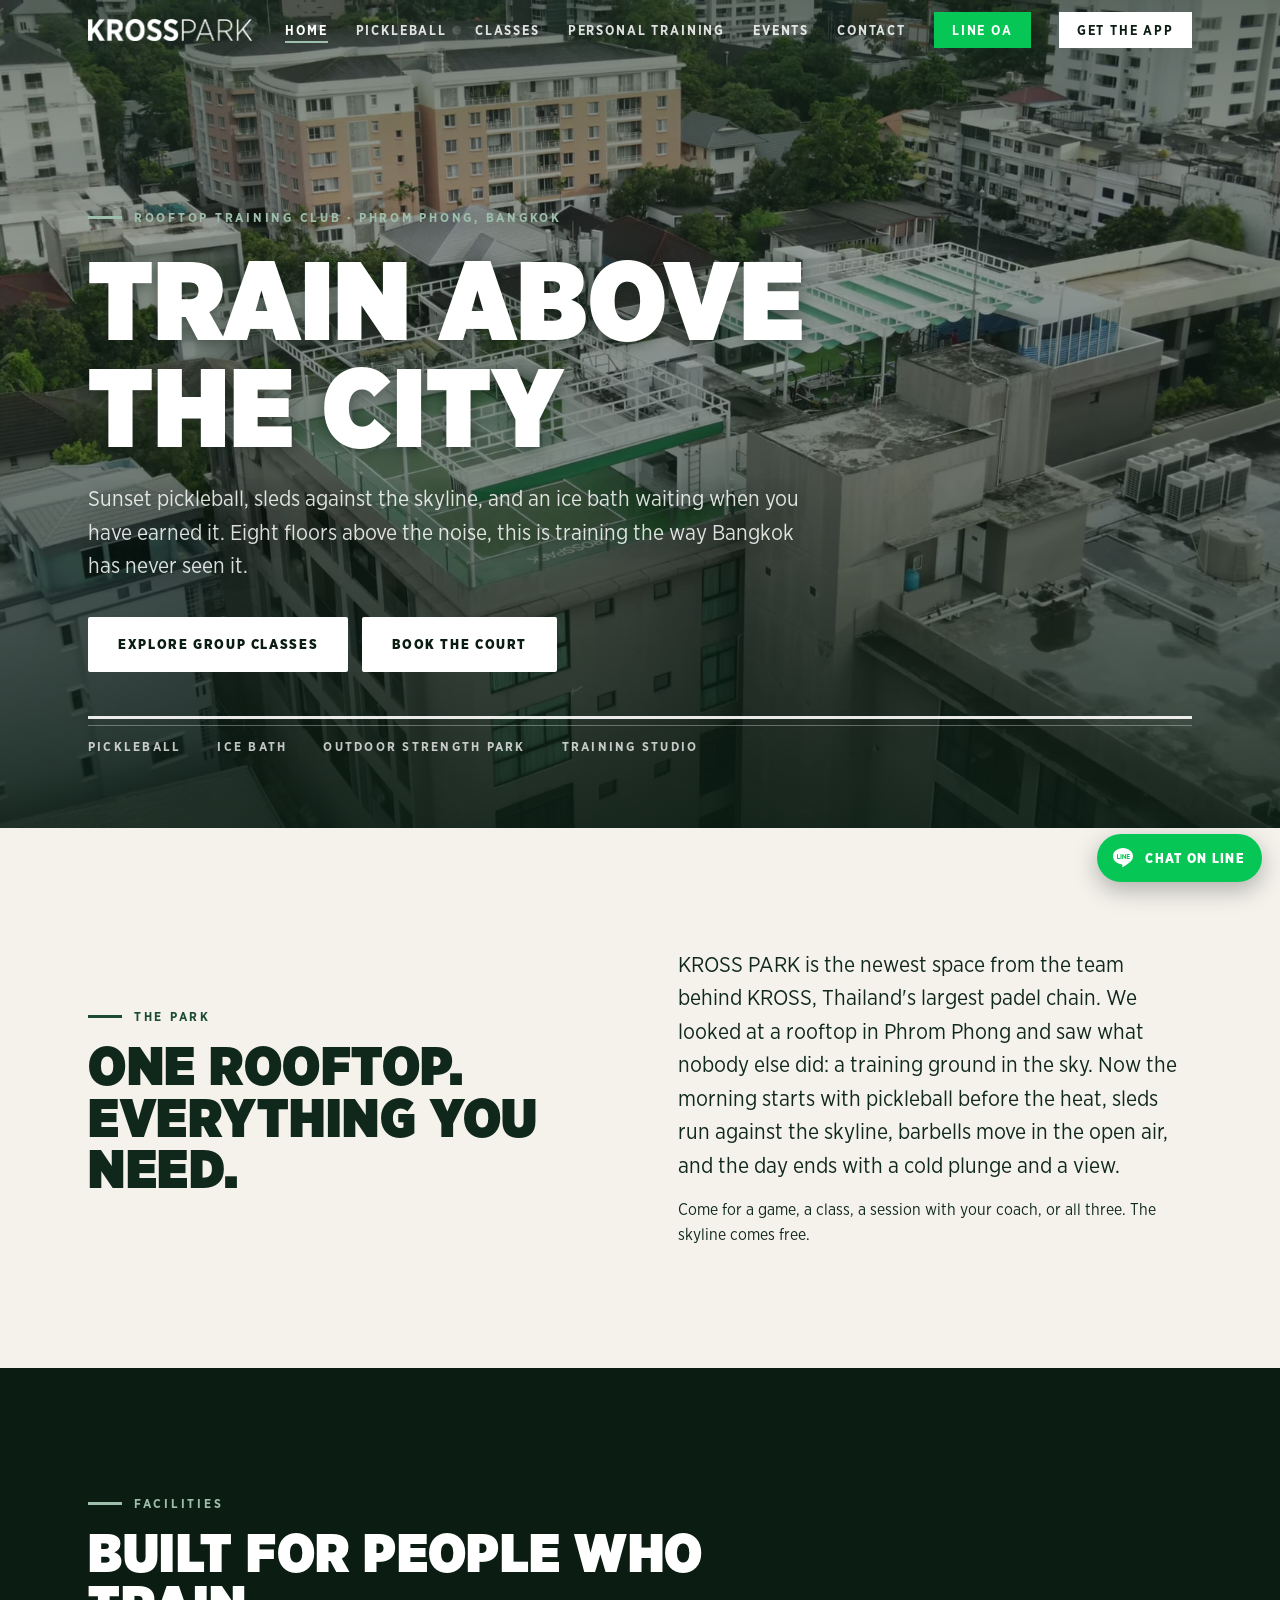
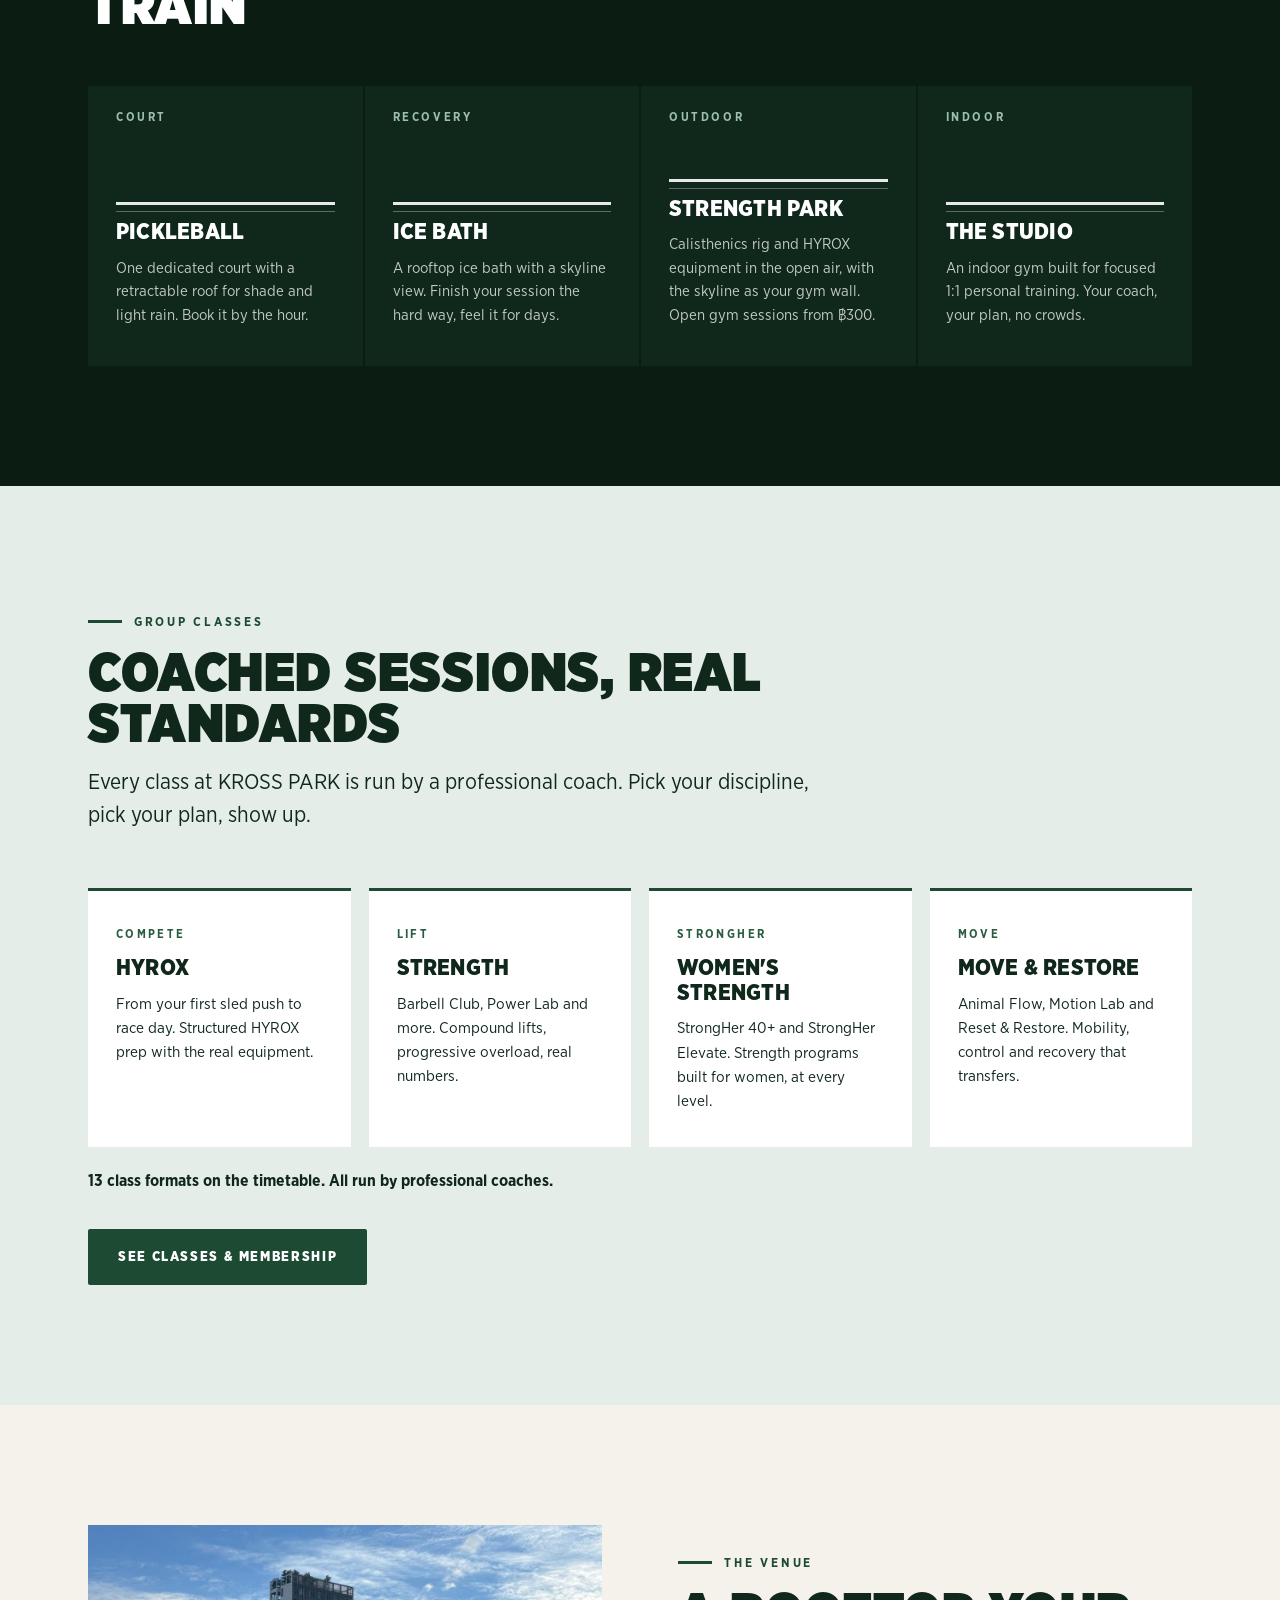
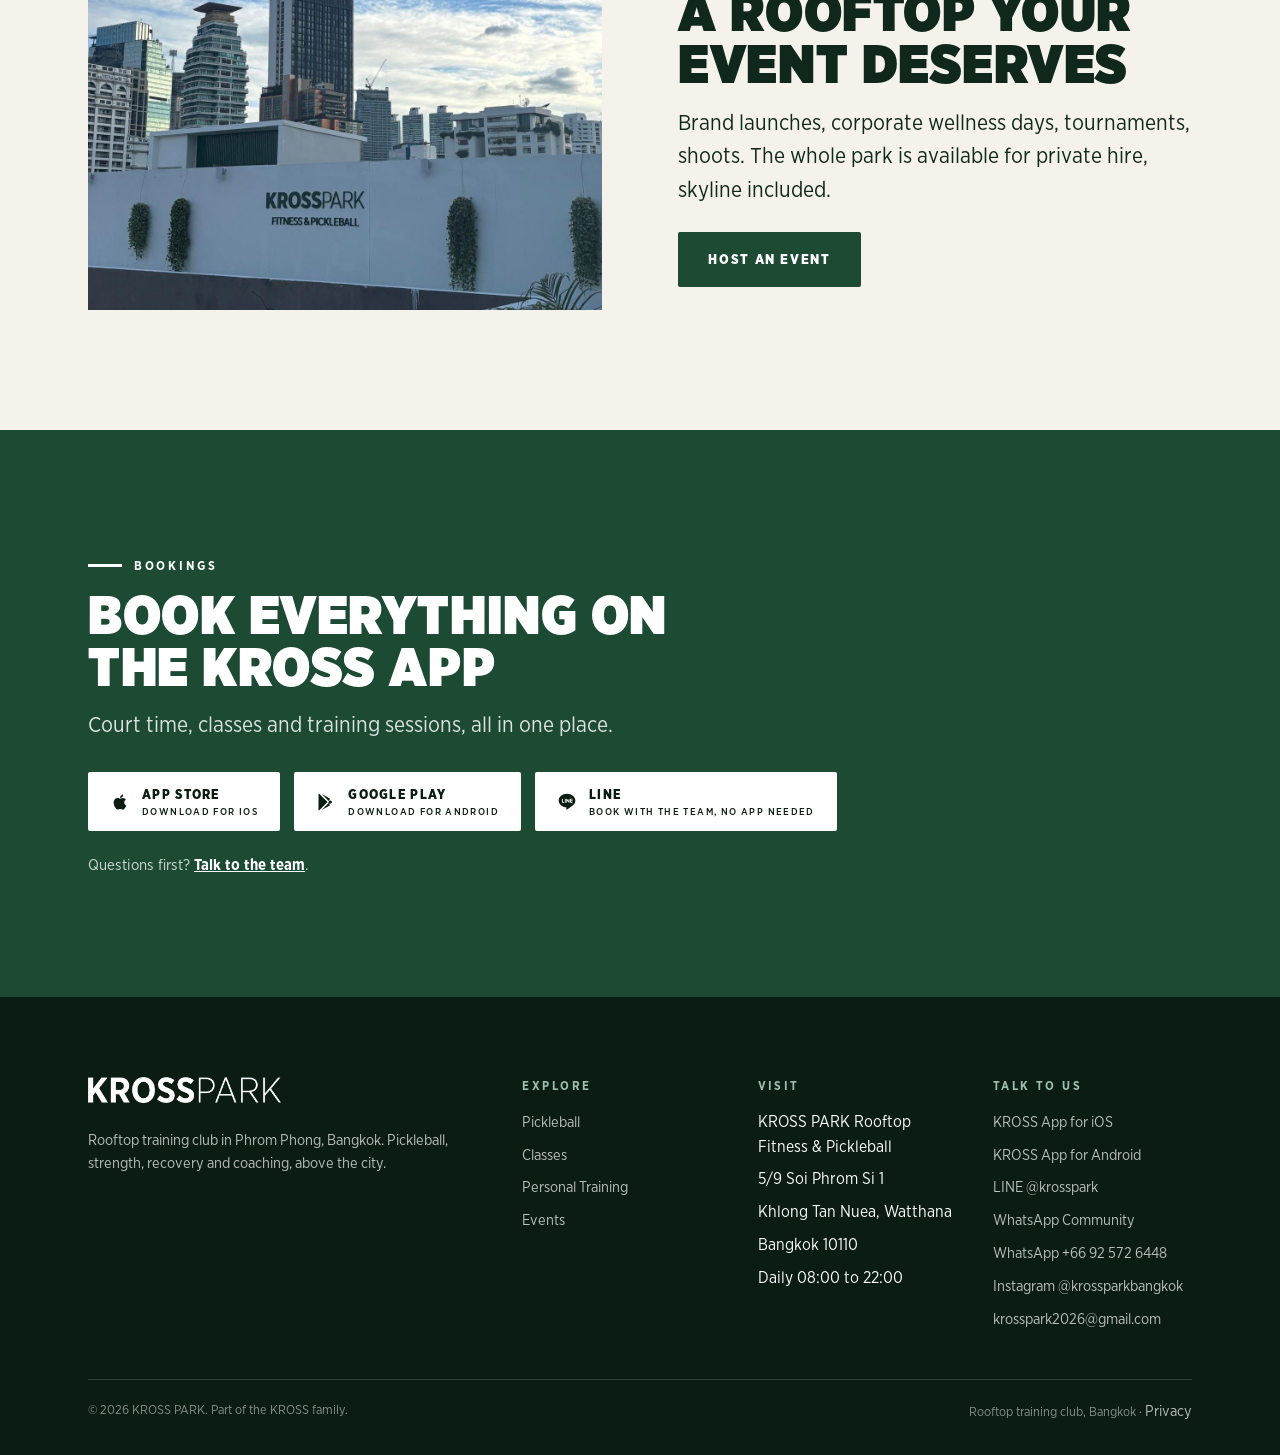
<file: site/index.html>
<!DOCTYPE html>
<html lang="en">
<head>
<meta charset="UTF-8">
<meta name="viewport" content="width=device-width, initial-scale=1.0">
<title>KROSS PARK | Rooftop Fitness &amp; Pickleball in Phrom Phong, Bangkok</title>
<meta name="description" content="Rooftop fitness and pickleball in Phrom Phong, Bangkok. Pickleball court, open gym, group classes, 1:1 personal training and an ice bath.">

<link rel="canonical" href="https://krosspark.club/">
<meta property="og:type" content="website">
<meta property="og:site_name" content="KROSS PARK">
<meta property="og:title" content="KROSS PARK | Rooftop Fitness &amp; Pickleball in Phrom Phong, Bangkok">
<meta property="og:description" content="Rooftop fitness and pickleball in Phrom Phong, Bangkok. Pickleball court, open gym, group classes, 1:1 personal training and an ice bath.">
<meta property="og:url" content="https://krosspark.club/">
<meta property="og:image" content="https://krosspark.club/assets/img/og-image.jpg">
<meta name="twitter:card" content="summary_large_image">
<link rel="icon" type="image/png" sizes="32x32" href="assets/img/favicon-32.png">
<link rel="icon" type="image/png" sizes="192x192" href="assets/img/favicon-192.png">
<link rel="apple-touch-icon" href="assets/img/apple-touch-icon.png">
<script async src="https://www.googletagmanager.com/gtag/js?id=G-YN3RY665Y2"></script>
<script>
window.dataLayer = window.dataLayer || [];
function gtag(){dataLayer.push(arguments);}
gtag('js', new Date());
gtag('config', 'G-YN3RY665Y2');
gtag('config', 'AW-18523916986');
</script>
<script type="application/ld+json">
{
  "@context": "https://schema.org",
  "@type": "ExerciseGym",
  "name": "KROSS PARK Rooftop Fitness & Pickleball",
  "url": "https://krosspark.club/",
  "image": "https://krosspark.club/assets/img/og-image.jpg",
  "telephone": "+66925726448",
  "email": "krosspark2026@gmail.com",
  "address": {
    "@type": "PostalAddress",
    "streetAddress": "5/9 Soi Phrom Si 1, Khlong Tan Nuea, Watthana",
    "addressLocality": "Bangkok",
    "postalCode": "10110",
    "addressCountry": "TH"
  },
  "openingHoursSpecification": [{
    "@type": "OpeningHoursSpecification",
    "dayOfWeek": ["Monday","Tuesday","Wednesday","Thursday","Friday","Saturday","Sunday"],
    "opens": "08:00",
    "closes": "22:00"
  }],
  "sameAs": [
    "https://www.instagram.com/krossparkbangkok",
    "https://line.me/R/ti/p/@531jlxud"
  ],
  "parentOrganization": { "@type": "Organization", "name": "KROSS" }
}
</script>
<link rel="stylesheet" href="assets/styles.css?v=f2630291">
</head>
<body>

<header class="site-header" id="siteHeader">
  <nav class="nav">
    <a class="logo" href="/"><img src="assets/img/logo-white.png" alt="KROSS PARK"></a>
    <a class="nav-line" href="https://line.me/R/ti/p/@531jlxud" target="_blank" rel="noopener"><svg viewBox="0 0 24 24" fill="currentColor" aria-hidden="true"><path d="M12 2C6.48 2 2 5.64 2 10.13c0 4.03 3.57 7.4 8.4 8.03.33.07.77.22.88.5.1.26.07.66.03.92l-.14.86c-.04.26-.2 1 .88.55 1.08-.46 5.82-3.43 7.94-5.87C21.53 13.53 22 11.9 22 10.13 22 5.64 17.52 2 12 2zM8.6 12.9H6.5a.5.5 0 0 1-.5-.5V8.6a.5.5 0 0 1 1 0v3.3h1.6a.5.5 0 0 1 0 1zm1.9-.5a.5.5 0 0 1-1 0V8.6a.5.5 0 0 1 1 0v3.8zm4.5 0a.5.5 0 0 1-.9.3l-1.9-2.6v2.3a.5.5 0 0 1-1 0V8.6a.5.5 0 0 1 .9-.3l1.9 2.6V8.6a.5.5 0 0 1 1 0v3.8zm3.3-2.4a.5.5 0 0 1 0 1h-1.6v.9h1.6a.5.5 0 0 1 0 1h-2.1a.5.5 0 0 1-.5-.5V8.6a.5.5 0 0 1 .5-.5h2.1a.5.5 0 0 1 0 1h-1.6v.9h1.6z"/></svg><span>LINE OA</span></a>
    <button class="nav-toggle" aria-label="Open menu" onclick="document.getElementById('navLinks').classList.toggle('open')">
      <svg viewBox="0 0 24 24" fill="none" stroke="currentColor" stroke-width="2"><path d="M3 6h18M3 12h18M3 18h18"/></svg>
    </button>
    <ul class="nav-links" id="navLinks">
          <li><a href="/" aria-current="page">Home</a></li>
          <li><a href="/pickleball">Pickleball</a></li>
          <li><a href="/classes">Classes</a></li>
          <li><a href="/training">Personal Training</a></li>
          <li><a href="/events">Events</a></li>
          <li><a href="/contact">Contact</a></li>
          <li class="nav-line-item"><a class="nav-cta nav-cta-line" href="https://line.me/R/ti/p/@531jlxud" target="_blank" rel="noopener">LINE OA</a></li>
          <li><a class="nav-cta" href="/#app">Get the App</a></li>
    </ul>
  </nav>
</header>


<!-- ============ HERO ============ -->
<section class="hero">
  <div class="hero-media">
    <video autoplay muted loop playsinline poster="assets/img/hero-poster.jpg">
      <source src="assets/video/hero.webm" type="video/webm">
      <source src="assets/video/hero.mp4" type="video/mp4">
    </video>
  </div>
  <div class="hero-overlay"></div>
  <div class="wrap hero-inner">
    <span class="eyebrow">Rooftop training club · Phrom Phong, Bangkok</span>
    <h1>Train above<br>the city</h1>
    <p class="lead">Sunset pickleball, sleds against the skyline, and an ice bath waiting when you have earned it. Eight floors above the noise, this is training the way Bangkok has never seen it.</p>
    <div class="hero-ctas">
      <a class="btn btn-solid" href="/classes">Explore group classes</a>
      <a class="btn btn-solid" href="/pickleball">Book the court</a>
    </div>
    <div class="hero-meta courtline light">
      <div>Pickleball</div>
      <div>Ice bath</div>
      <div>Outdoor strength park</div>
      <div>Training studio</div>
    </div>
  </div>
</section>

<!-- ============ INTRO ============ -->
<section class="section">
  <div class="wrap split reveal">
    <div>
      <span class="eyebrow" style="color:var(--forest-700)">The Park</span>
      <h2 style="margin-top:14px">One rooftop.<br>Everything you need.</h2>
    </div>
    <div>
      <p class="lead">KROSS PARK is the newest space from the team behind KROSS, Thailand's largest padel chain. We looked at a rooftop in Phrom Phong and saw what nobody else did: a training ground in the sky. Now the morning starts with pickleball before the heat, sleds run against the skyline, barbells move in the open air, and the day ends with a cold plunge and a view.</p>
      <p style="margin-top:16px; max-width:34em">Come for a game, a class, a session with your coach, or all three. The skyline comes free.</p>
    </div>
  </div>
</section>

<!-- ============ FACILITIES ============ -->
<section class="section section-dark on-dark">
  <div class="wrap">
    <div class="section-head reveal">
      <span class="eyebrow">Facilities</span>
      <h2>Built for people who train</h2>
    </div>
    <div class="grid grid-4 reveal">
      <a class="facility" href="/pickleball">
        <span class="fnum">Court</span>
        <h3 class="courtline light">Pickleball</h3>
        <p>One dedicated court with a retractable roof for shade and light rain. Book it by the hour.</p>
      </a>
      <a class="facility" href="/pickleball#recovery">
        <span class="fnum">Recovery</span>
        <h3 class="courtline light">Ice bath</h3>
        <p>A rooftop ice bath with a skyline view. Finish your session the hard way, feel it for days.</p>
      </a>
      <a class="facility" href="/training#open-gym">
        <span class="fnum">Outdoor</span>
        <h3 class="courtline light">Strength park</h3>
        <p>Calisthenics rig and HYROX equipment in the open air, with the skyline as your gym wall. Open gym sessions from ฿300.</p>
      </a>
      <a class="facility" href="/training">
        <span class="fnum">Indoor</span>
        <h3 class="courtline light">The studio</h3>
        <p>An indoor gym built for focused 1:1 personal training. Your coach, your plan, no crowds.</p>
      </a>
    </div>
  </div>
</section>

<!-- ============ CLASSES TEASER ============ -->
<section class="section section-sage">
  <div class="wrap">
    <div class="section-head reveal">
      <span class="eyebrow">Group classes</span>
      <h2>Coached sessions, real standards</h2>
      <p class="lead">Every class at KROSS PARK is run by a professional coach. Pick your discipline, pick your plan, show up.</p>
    </div>
    <div class="cards reveal">
      <div class="card">
        <span class="tag">Compete</span>
        <h3>HYROX</h3>
        <p>From your first sled push to race day. Structured HYROX prep with the real equipment.</p>
      </div>
      <div class="card">
        <span class="tag">Lift</span>
        <h3>Strength</h3>
        <p>Barbell Club, Power Lab and more. Compound lifts, progressive overload, real numbers.</p>
      </div>
      <div class="card">
        <span class="tag">StrongHer</span>
        <h3>Women's strength</h3>
        <p>StrongHer 40+ and StrongHer Elevate. Strength programs built for women, at every level.</p>
      </div>
      <div class="card">
        <span class="tag">Move</span>
        <h3>Move &amp; restore</h3>
        <p>Animal Flow, Motion Lab and Reset &amp; Restore. Mobility, control and recovery that transfers.</p>
      </div>
    </div>
    <p class="reveal" style="margin-top:22px; font-weight:700">13 class formats on the timetable. All run by professional coaches.</p>
    <div style="margin-top:36px" class="reveal">
      <a class="btn btn-green" href="/classes">See classes &amp; membership</a>
    </div>
  </div>
</section>

<!-- ============ EVENTS TEASER ============ -->
<section class="section">
  <div class="wrap split reveal">
    <div class="split-media">
      <img src="assets/img/events.jpg" alt="KROSS PARK sign against the Bangkok skyline" loading="lazy">
    </div>
    <div>
      <span class="eyebrow" style="color:var(--forest-700)">The venue</span>
      <h2 style="margin-top:14px">A rooftop your event deserves</h2>
      <p class="lead" style="margin-top:16px">Brand launches, corporate wellness days, tournaments, shoots. The whole park is available for private hire, skyline included.</p>
      <div style="margin-top:26px">
        <a class="btn btn-green" href="/events">Host an event</a>
      </div>
    </div>
  </div>
</section>

<!-- ============ APP BAND ============ -->
<section class="section section-green on-dark" id="app">
  <div class="wrap cta-band reveal">
    <span class="eyebrow">Bookings</span>
    <h2 style="margin-top:14px">Book everything on the KROSS App</h2>
    <p class="lead" style="margin-top:16px; color:rgba(255,255,255,.85)">Court time, classes and training sessions, all in one place.</p>
    <div style="margin-top:30px"><div class="store-btns">
      <a class="store-btn" href="https://apps.apple.com/us/app/kross-padel/id6741785490" target="_blank" rel="noopener">
        <svg viewBox="0 0 24 24" fill="currentColor"><path d="M17.05 20.28c-.98.95-2.05.8-3.08.35-1.09-.46-2.09-.48-3.24 0-1.44.62-2.2.44-3.06-.35C2.79 15.25 3.51 7.59 9.05 7.31c1.35.07 2.29.74 3.08.8 1.18-.24 2.31-.93 3.57-.84 1.51.12 2.65.72 3.4 1.8-3.12 1.87-2.38 5.98.48 7.13-.57 1.5-1.31 2.99-2.53 4.08zM12.03 7.25c-.15-2.23 1.66-4.07 3.74-4.25.29 2.58-2.34 4.5-3.74 4.25z"/></svg>
        <span>App Store<small>Download for iOS</small></span>
      </a>
      <a class="store-btn" href="https://play.google.com/store/apps/details?id=com.krosspadel.bookandgo" target="_blank" rel="noopener">
        <svg viewBox="0 0 24 24" fill="currentColor"><path d="M3.6 1.8c-.4.2-.6.6-.6 1.1v18.2c0 .5.2.9.6 1.1l10.2-10.2L3.6 1.8zm11.5 8.9L6.9 2.5l10 5.7-1.8 2.5zm3.6 2.6c.7-.5.7-1.7 0-2.2l-2.1-1.2-2 2.3 2 2.3 2.1-1.2zM6.9 21.5l8.2-8.2 1.8 2.5-10 5.7z"/></svg>
        <span>Google Play<small>Download for Android</small></span>
      </a>
      <a class="store-btn" href="https://line.me/R/ti/p/@531jlxud" target="_blank" rel="noopener">
        <svg viewBox="0 0 24 24" fill="currentColor"><path d="M12 2C6.48 2 2 5.64 2 10.13c0 4.03 3.57 7.4 8.4 8.03.33.07.77.22.88.5.1.26.07.66.03.92l-.14.86c-.04.26-.2 1 .88.55 1.08-.46 5.82-3.43 7.94-5.87C21.53 13.53 22 11.9 22 10.13 22 5.64 17.52 2 12 2zM8.6 12.9H6.5a.5.5 0 0 1-.5-.5V8.6a.5.5 0 0 1 1 0v3.3h1.6a.5.5 0 0 1 0 1zm1.9-.5a.5.5 0 0 1-1 0V8.6a.5.5 0 0 1 1 0v3.8zm4.5 0a.5.5 0 0 1-.9.3l-1.9-2.6v2.3a.5.5 0 0 1-1 0V8.6a.5.5 0 0 1 .9-.3l1.9 2.6V8.6a.5.5 0 0 1 1 0v3.8zm3.3-2.4a.5.5 0 0 1 0 1h-1.6v.9h1.6a.5.5 0 0 1 0 1h-2.1a.5.5 0 0 1-.5-.5V8.6a.5.5 0 0 1 .5-.5h2.1a.5.5 0 0 1 0 1h-1.6v.9h1.6z"/></svg>
        <span>LINE<small>Book with the team, no app needed</small></span>
      </a>
    </div></div>
    <p style="margin-top:22px; font-size:.95rem; color:rgba(255,255,255,.8)">Questions first? <a href="/contact" style="color:var(--white); font-weight:700">Talk to the team</a>.</p>
  </div>
</section>


<a class="line-float" href="https://line.me/R/ti/p/@531jlxud" target="_blank" rel="noopener" aria-label="Chat with KROSS PARK on LINE"><svg viewBox="0 0 24 24" fill="currentColor" aria-hidden="true"><path d="M12 2C6.48 2 2 5.64 2 10.13c0 4.03 3.57 7.4 8.4 8.03.33.07.77.22.88.5.1.26.07.66.03.92l-.14.86c-.04.26-.2 1 .88.55 1.08-.46 5.82-3.43 7.94-5.87C21.53 13.53 22 11.9 22 10.13 22 5.64 17.52 2 12 2zM8.6 12.9H6.5a.5.5 0 0 1-.5-.5V8.6a.5.5 0 0 1 1 0v3.3h1.6a.5.5 0 0 1 0 1zm1.9-.5a.5.5 0 0 1-1 0V8.6a.5.5 0 0 1 1 0v3.8zm4.5 0a.5.5 0 0 1-.9.3l-1.9-2.6v2.3a.5.5 0 0 1-1 0V8.6a.5.5 0 0 1 .9-.3l1.9 2.6V8.6a.5.5 0 0 1 1 0v3.8zm3.3-2.4a.5.5 0 0 1 0 1h-1.6v.9h1.6a.5.5 0 0 1 0 1h-2.1a.5.5 0 0 1-.5-.5V8.6a.5.5 0 0 1 .5-.5h2.1a.5.5 0 0 1 0 1h-1.6v.9h1.6z"/></svg><span>Chat on LINE</span></a>

<footer class="site-footer">
  <div class="wrap">
    <div class="footer-grid">
      <div class="footer-col">
        <a class="logo" href="/"><img src="assets/img/logo-white.png" alt="KROSS PARK"></a>
        <p style="margin-top:14px">Rooftop training club in Phrom Phong, Bangkok. Pickleball, strength, recovery and coaching, above the city.</p>
      </div>
      <div class="footer-col">
        <h4>Explore</h4>
        <ul>
          <li><a href="/pickleball">Pickleball</a></li>
          <li><a href="/classes">Classes</a></li>
          <li><a href="/training">Personal Training</a></li>
          <li><a href="/events">Events</a></li>
        </ul>
      </div>
      <div class="footer-col">
        <h4>Visit</h4>
        <ul>
          <li>KROSS PARK Rooftop Fitness &amp; Pickleball</li>
          <li>5/9 Soi Phrom Si 1</li>
          <li>Khlong Tan Nuea, Watthana</li>
          <li>Bangkok 10110</li>
          <li>Daily 08:00 to 22:00</li>
        </ul>
      </div>
      <div class="footer-col">
        <h4>Talk to us</h4>
        <ul>
          <li><a href="https://apps.apple.com/us/app/kross-padel/id6741785490" target="_blank" rel="noopener">KROSS App for iOS</a></li>
          <li><a href="https://play.google.com/store/apps/details?id=com.krosspadel.bookandgo" target="_blank" rel="noopener">KROSS App for Android</a></li>
          <li><a href="https://line.me/R/ti/p/@531jlxud" target="_blank" rel="noopener">LINE @krosspark</a></li>
          <li><a href="https://chat.whatsapp.com/Is66HkwpgYCAmzRa89bq48" target="_blank" rel="noopener">WhatsApp Community</a></li>
          <li><a href="https://wa.me/66925726448" target="_blank" rel="noopener">WhatsApp +66 92 572 6448</a></li>
          <li><a href="https://www.instagram.com/krossparkbangkok" target="_blank" rel="noopener">Instagram @krossparkbangkok</a></li>
          <li><a href="mailto:krosspark2026@gmail.com">krosspark2026@gmail.com</a></li>
        </ul>
      </div>
    </div>
    <div class="footer-bottom">
      <span>© 2026 KROSS PARK. Part of the KROSS family.</span>
      <span>Rooftop training club, Bangkok · <a href="/privacy">Privacy</a></span>
    </div>
  </div>
</footer>

<script>
const header = document.getElementById('siteHeader');
addEventListener('scroll', () => header.classList.toggle('scrolled', scrollY > 40), {passive:true});
if (location.pathname.split('/').pop() !== 'index.html' && location.pathname.split('/').pop() !== '') header.classList.add('scrolled');
const io = new IntersectionObserver(es => es.forEach(e => e.isIntersecting && e.target.classList.add('in')), {threshold:.12});
document.querySelectorAll('.reveal').forEach(el => io.observe(el));

document.addEventListener('click', function(e){
  var a = e.target.closest('a'); if(!a || typeof gtag !== 'function') return;
  var h = a.href || '', lead = true;
  if(h.indexOf('apps.apple.com') > -1) gtag('event','app_download_click',{platform:'ios'});
  else if(h.indexOf('play.google.com') > -1) gtag('event','app_download_click',{platform:'android'});
  else if(h.indexOf('chat.whatsapp.com') > -1) { lead = false; gtag('event','community_join_click',{}); }
  else if(h.indexOf('line.me') > -1) gtag('event','contact_click',{channel:'line'});
  else if(h.indexOf('wa.me') > -1) gtag('event','contact_click',{channel:'whatsapp'});
  else if(h.indexOf('mailto:') === 0) gtag('event','contact_click',{channel:'email'});
  else lead = false;
  if(lead) gtag('event','submit_lead_form',{send_to:'AW-18523916986'});
});
var enq = document.querySelector('form.enquiry');
if(enq) enq.addEventListener('submit', function(e){
  if(typeof gtag === 'function') { gtag('event','generate_lead',{form:'enquiry'}); gtag('event','submit_lead_form',{send_to:'AW-18523916986'}); }
  if(!window.fetch) return;  // old browser: normal submit, lands on /thanks
  e.preventDefault();
  var btn = enq.querySelector('button[type=submit]'), err = document.getElementById('formError');
  btn.disabled = true; btn.textContent = 'Sending...'; err.hidden = true;
  fetch(enq.action.replace('formsubmit.co/', 'formsubmit.co/ajax/'), {
    method: 'POST', body: new FormData(enq), headers: {'Accept': 'application/json'}
  }).then(function(r){ return r.json(); }).then(function(d){
    if(!d || String(d.success) !== 'true') throw new Error(d && d.message);
    enq.reset(); enq.hidden = true; document.getElementById('formOk').hidden = false;
  }).catch(function(){
    btn.disabled = false; btn.textContent = 'Send message'; err.hidden = false;
  });
});

</script>
</body>
</html>
</file>
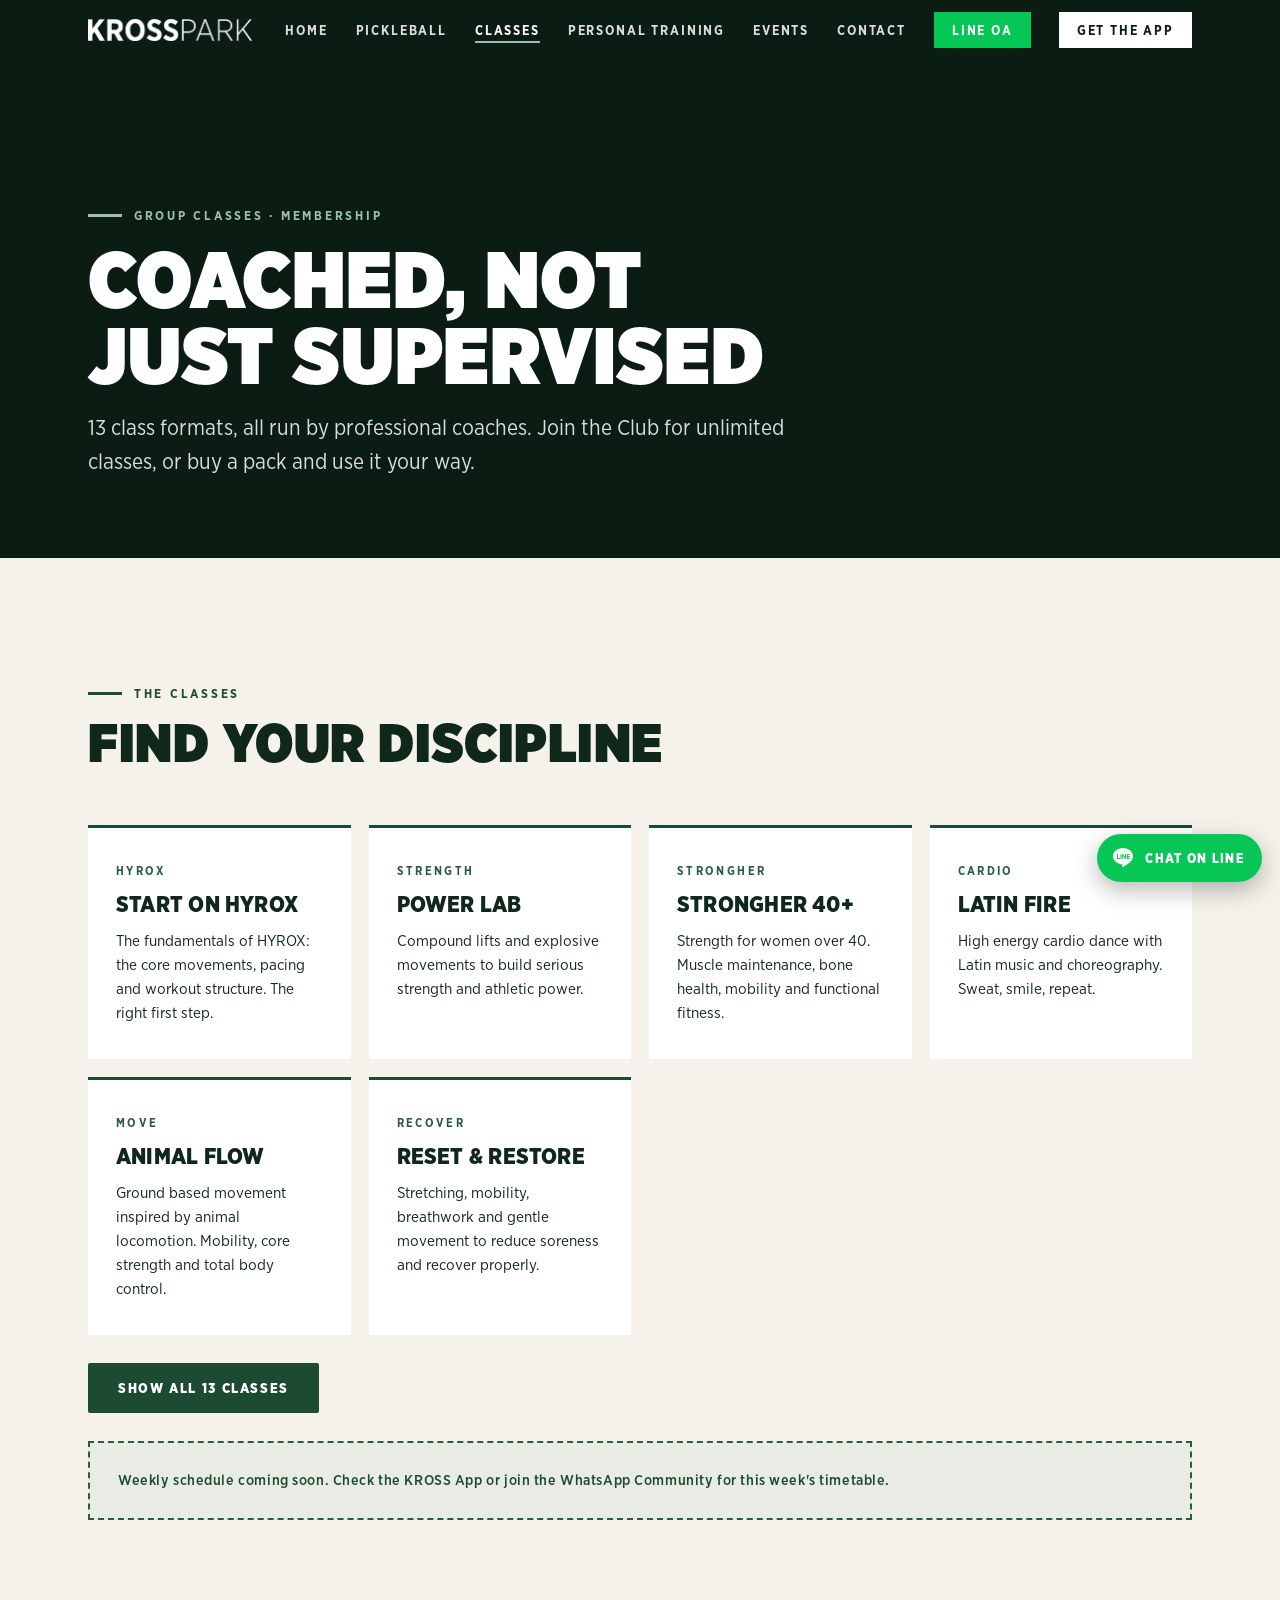
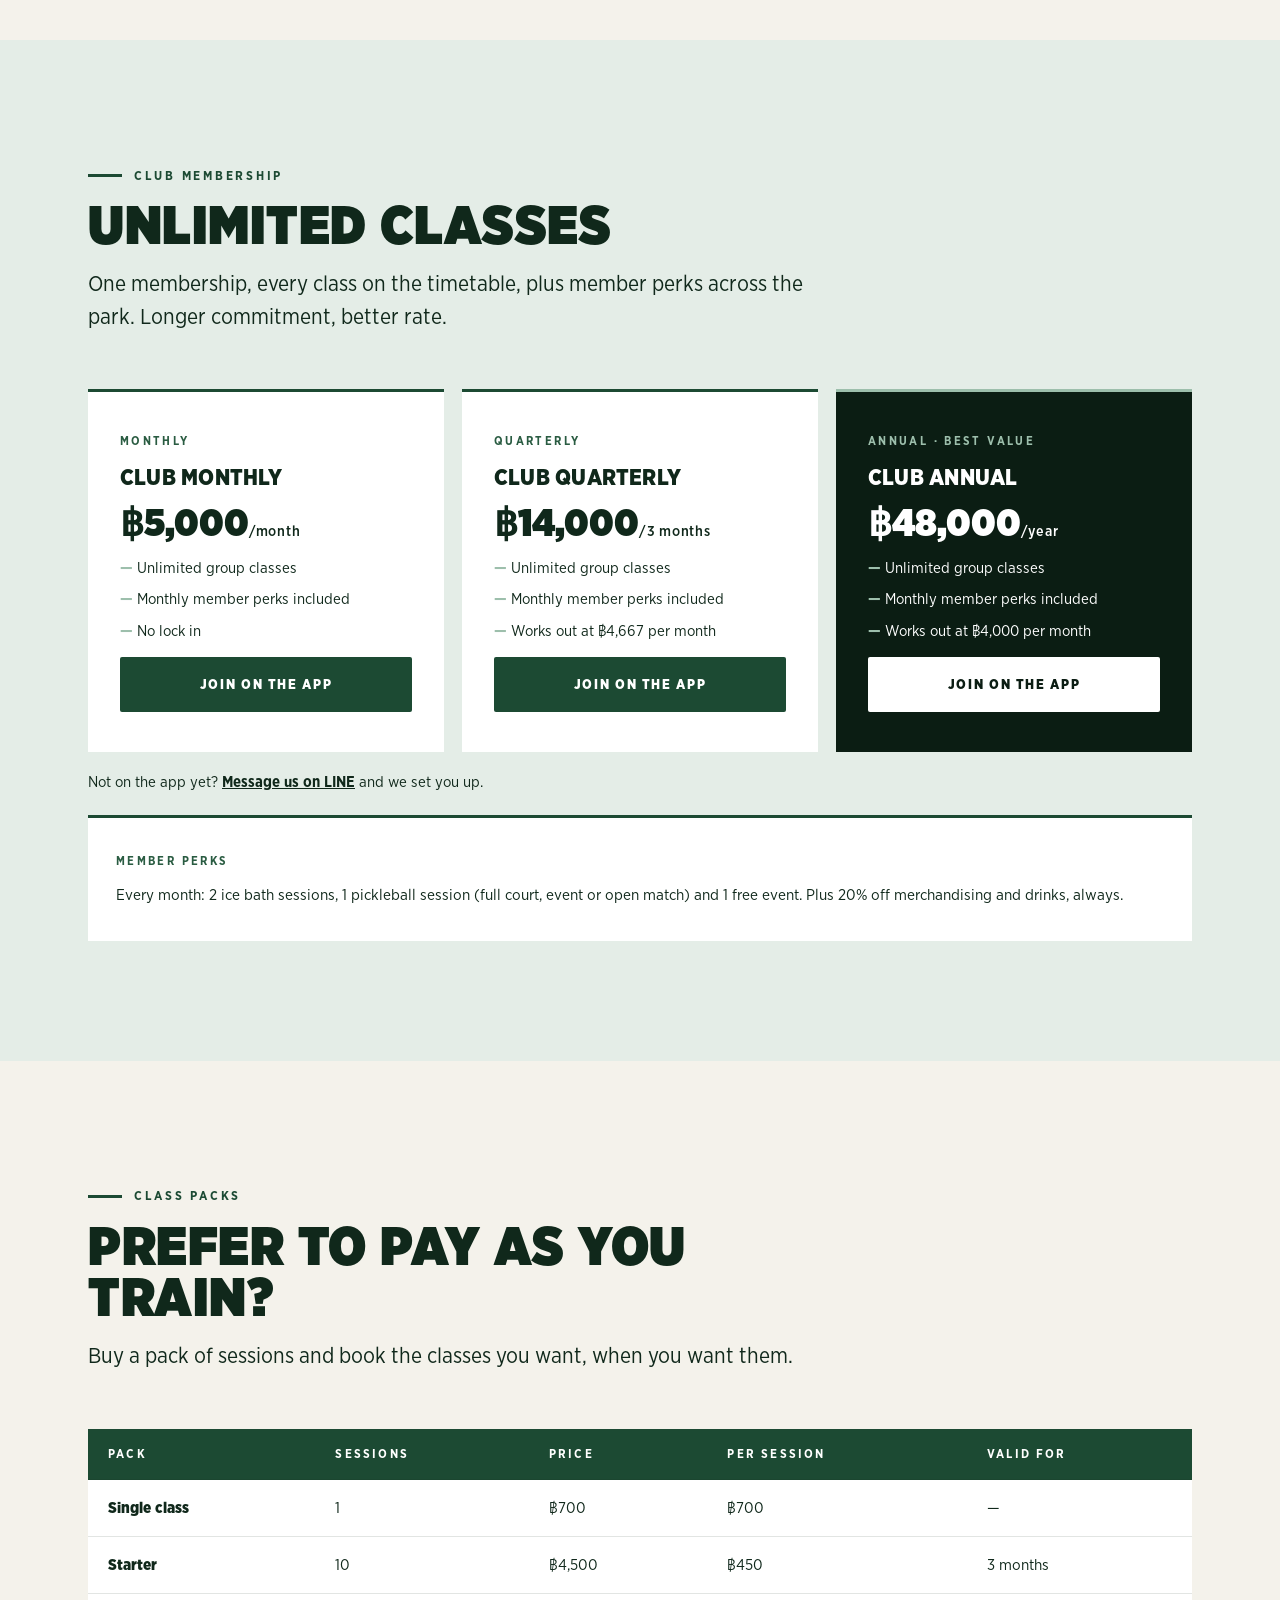
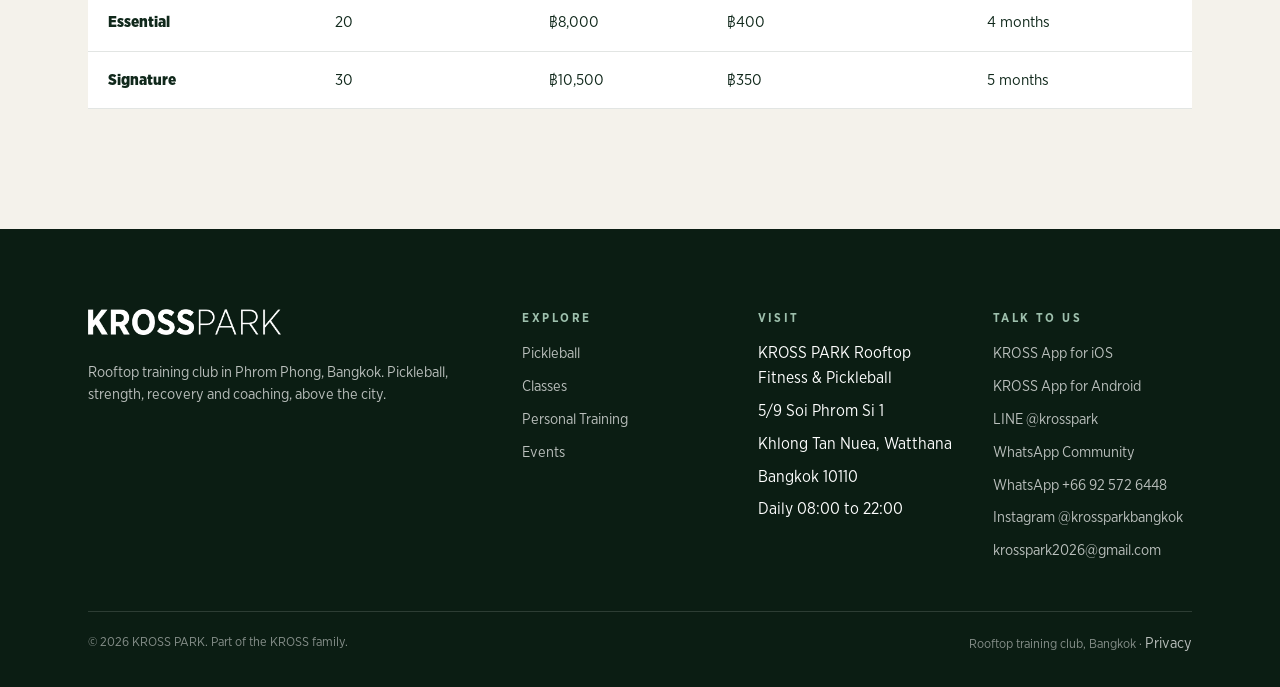
<file: site/classes.html>
<!DOCTYPE html>
<html lang="en">
<head>
<meta charset="UTF-8">
<meta name="viewport" content="width=device-width, initial-scale=1.0">
<title>Group Classes & Membership | KROSS PARK Bangkok</title>
<meta name="description" content="Group classes at KROSS PARK Bangkok: HYROX, strength, StrongHer, movement and recovery. Club membership from ฿4,000 per month or class packs.">

<link rel="canonical" href="https://krosspark.club/classes">
<meta property="og:type" content="website">
<meta property="og:site_name" content="KROSS PARK">
<meta property="og:title" content="Group Classes & Membership | KROSS PARK Bangkok">
<meta property="og:description" content="Group classes at KROSS PARK Bangkok: HYROX, strength, StrongHer, movement and recovery. Club membership from ฿4,000 per month or class packs.">
<meta property="og:url" content="https://krosspark.club/classes">
<meta property="og:image" content="https://krosspark.club/assets/img/og-image.jpg">
<meta name="twitter:card" content="summary_large_image">
<link rel="icon" type="image/png" sizes="32x32" href="assets/img/favicon-32.png">
<link rel="icon" type="image/png" sizes="192x192" href="assets/img/favicon-192.png">
<link rel="apple-touch-icon" href="assets/img/apple-touch-icon.png">
<script async src="https://www.googletagmanager.com/gtag/js?id=G-YN3RY665Y2"></script>
<script>
window.dataLayer = window.dataLayer || [];
function gtag(){dataLayer.push(arguments);}
gtag('js', new Date());
gtag('config', 'G-YN3RY665Y2');
gtag('config', 'AW-18523916986');
</script>

<link rel="stylesheet" href="assets/styles.css?v=f2630291">
</head>
<body>

<header class="site-header" id="siteHeader">
  <nav class="nav">
    <a class="logo" href="/"><img src="assets/img/logo-white.png" alt="KROSS PARK"></a>
    <a class="nav-line" href="https://line.me/R/ti/p/@531jlxud" target="_blank" rel="noopener"><svg viewBox="0 0 24 24" fill="currentColor" aria-hidden="true"><path d="M12 2C6.48 2 2 5.64 2 10.13c0 4.03 3.57 7.4 8.4 8.03.33.07.77.22.88.5.1.26.07.66.03.92l-.14.86c-.04.26-.2 1 .88.55 1.08-.46 5.82-3.43 7.94-5.87C21.53 13.53 22 11.9 22 10.13 22 5.64 17.52 2 12 2zM8.6 12.9H6.5a.5.5 0 0 1-.5-.5V8.6a.5.5 0 0 1 1 0v3.3h1.6a.5.5 0 0 1 0 1zm1.9-.5a.5.5 0 0 1-1 0V8.6a.5.5 0 0 1 1 0v3.8zm4.5 0a.5.5 0 0 1-.9.3l-1.9-2.6v2.3a.5.5 0 0 1-1 0V8.6a.5.5 0 0 1 .9-.3l1.9 2.6V8.6a.5.5 0 0 1 1 0v3.8zm3.3-2.4a.5.5 0 0 1 0 1h-1.6v.9h1.6a.5.5 0 0 1 0 1h-2.1a.5.5 0 0 1-.5-.5V8.6a.5.5 0 0 1 .5-.5h2.1a.5.5 0 0 1 0 1h-1.6v.9h1.6z"/></svg><span>LINE OA</span></a>
    <button class="nav-toggle" aria-label="Open menu" onclick="document.getElementById('navLinks').classList.toggle('open')">
      <svg viewBox="0 0 24 24" fill="none" stroke="currentColor" stroke-width="2"><path d="M3 6h18M3 12h18M3 18h18"/></svg>
    </button>
    <ul class="nav-links" id="navLinks">
          <li><a href="/">Home</a></li>
          <li><a href="/pickleball">Pickleball</a></li>
          <li><a href="/classes" aria-current="page">Classes</a></li>
          <li><a href="/training">Personal Training</a></li>
          <li><a href="/events">Events</a></li>
          <li><a href="/contact">Contact</a></li>
          <li class="nav-line-item"><a class="nav-cta nav-cta-line" href="https://line.me/R/ti/p/@531jlxud" target="_blank" rel="noopener">LINE OA</a></li>
          <li><a class="nav-cta" href="/#app">Get the App</a></li>
    </ul>
  </nav>
</header>


<section class="page-hero">
  <div class="wrap">
    <span class="eyebrow">Group classes · Membership</span>
    <h1>Coached, not<br>just supervised</h1>
    <p class="lead">13 class formats, all run by professional coaches. Join the Club for unlimited classes, or buy a pack and use it your way.</p>
  </div>
</section>

<section class="section">
  <div class="wrap">
    <div class="section-head reveal">
      <span class="eyebrow" style="color:var(--forest-700)">The classes</span>
      <h2>Find your discipline</h2>
    </div>
    <div class="cards reveal">
      <div class="card">
        <span class="tag">HYROX</span>
        <h3>Start on Hyrox</h3>
        <p>The fundamentals of HYROX: the core movements, pacing and workout structure. The right first step.</p>
      </div>
      <div class="card hidden-class">
        <span class="tag">HYROX</span>
        <h3>Road to Hyrox</h3>
        <p>Progressive conditioning that builds the strength, endurance and race specific skills to get you to the start line.</p>
      </div>
      <div class="card">
        <span class="tag">Strength</span>
        <h3>Power Lab</h3>
        <p>Compound lifts and explosive movements to build serious strength and athletic power.</p>
      </div>
      <div class="card">
        <span class="tag">StrongHer</span>
        <h3>StrongHer 40+</h3>
        <p>Strength for women over 40. Muscle maintenance, bone health, mobility and functional fitness.</p>
      </div>
      <div class="card hidden-class">
        <span class="tag">StrongHer</span>
        <h3>StrongHer Elevate</h3>
        <p>Intermediate to advanced women's strength. Lean muscle, confidence and lifting technique.</p>
      </div>
      <div class="card hidden-class">
        <span class="tag">Strength</span>
        <h3>Booty &amp; Core Burn</h3>
        <p>Glutes, hips and core through focused strength and endurance work.</p>
      </div>
      <div class="card hidden-class">
        <span class="tag">Performance</span>
        <h3>Athletic Performance</h3>
        <p>Speed, agility, power and coordination. Train like an athlete, move like one everywhere else.</p>
      </div>
      <div class="card">
        <span class="tag">Cardio</span>
        <h3>Latin Fire</h3>
        <p>High energy cardio dance with Latin music and choreography. Sweat, smile, repeat.</p>
      </div>
      <div class="card hidden-class">
        <span class="tag">Functional</span>
        <h3>Bodyweight &amp; Suspension</h3>
        <p>Bodyweight and suspension training for strength, stability and mobility that holds up in real life.</p>
      </div>
      <div class="card hidden-class">
        <span class="tag">Move</span>
        <h3>Motion Lab</h3>
        <p>Mobility, flexibility, balance and coordination. The class that makes every other class better.</p>
      </div>
      <div class="card">
        <span class="tag">Move</span>
        <h3>Animal Flow</h3>
        <p>Ground based movement inspired by animal locomotion. Mobility, core strength and total body control.</p>
      </div>
      <div class="card hidden-class">
        <span class="tag">Strength</span>
        <h3>Barbell Club</h3>
        <p>Squats, deadlifts, presses and Olympic lift variations. Technique first, progressive overload always.</p>
      </div>
      <div class="card">
        <span class="tag">Recover</span>
        <h3>Reset &amp; Restore</h3>
        <p>Stretching, mobility, breathwork and gentle movement to reduce soreness and recover properly.</p>
      </div>
    </div>
    <div class="reveal" style="margin-top:28px">
      <button class="btn btn-green" id="showAllClasses" onclick="document.querySelector('.cards').classList.add('expanded'); this.style.display='none'">Show all 13 classes</button>
    </div>
    <div class="placeholder-note reveal" style="margin-top:28px">
      Weekly schedule coming soon. Check the KROSS App or join the WhatsApp Community for this week's timetable.
      <!-- SCHEDULE PLACEHOLDER: replace this block with the timetable when ready -->
    </div>
  </div>
</section>

<section class="section section-sage">
  <div class="wrap">
    <div class="section-head reveal">
      <span class="eyebrow">Club membership</span>
      <h2>Unlimited classes</h2>
      <p class="lead">One membership, every class on the timetable, plus member perks across the park. Longer commitment, better rate.</p>
    </div>
    <div class="plans reveal">
      <div class="plan">
        <span class="tag" style="font-size:.74rem; font-weight:700; letter-spacing:.2em; text-transform:uppercase; color:var(--forest-600)">Monthly</span>
        <h3>Club monthly</h3>
        <div class="price">฿5,000<small>/month</small></div>
        <ul>
          <li>Unlimited group classes</li>
          <li>Monthly member perks included</li>
          <li>No lock in</li>
        </ul>
        <a class="btn btn-green" href="/#app">Join on the app</a>
      </div>
      <div class="plan">
        <span class="tag" style="font-size:.74rem; font-weight:700; letter-spacing:.2em; text-transform:uppercase; color:var(--forest-600)">Quarterly</span>
        <h3>Club quarterly</h3>
        <div class="price">฿14,000<small>/3 months</small></div>
        <ul>
          <li>Unlimited group classes</li>
          <li>Monthly member perks included</li>
          <li>Works out at ฿4,667 per month</li>
        </ul>
        <a class="btn btn-green" href="/#app">Join on the app</a>
      </div>
      <div class="plan featured">
        <span class="tag" style="font-size:.74rem; font-weight:700; letter-spacing:.2em; text-transform:uppercase; color:var(--sage)">Annual · Best value</span>
        <h3>Club annual</h3>
        <div class="price">฿48,000<small>/year</small></div>
        <ul>
          <li>Unlimited group classes</li>
          <li>Monthly member perks included</li>
          <li>Works out at ฿4,000 per month</li>
        </ul>
        <a class="btn btn-solid" href="/#app">Join on the app</a>
      </div>
    </div>
    <p class="reveal" style="margin-top:18px; font-size:.95rem">Not on the app yet? <a href="https://line.me/R/ti/p/@531jlxud" target="_blank" rel="noopener" style="font-weight:700">Message us on LINE</a> and we set you up.</p>
    <div class="card reveal" style="margin-top:22px">
      <span class="tag">Member perks</span>
      <p>Every month: 2 ice bath sessions, 1 pickleball session (full court, event or open match) and 1 free event. Plus 20% off merchandising and drinks, always.</p>
    </div>
  </div>
</section>

<section class="section">
  <div class="wrap">
    <div class="section-head reveal">
      <span class="eyebrow" style="color:var(--forest-700)">Class packs</span>
      <h2>Prefer to pay as you train?</h2>
      <p class="lead">Buy a pack of sessions and book the classes you want, when you want them.</p>
    </div>
    <div class="reveal">
      <div class="table-scroll"><table class="rates">
        <tr><th>Pack</th><th>Sessions</th><th>Price</th><th>Per session</th><th>Valid for</th></tr>
        <tr><td><strong>Single class</strong></td><td>1</td><td>฿700</td><td>฿700</td><td>—</td></tr>
        <tr><td><strong>Starter</strong></td><td>10</td><td>฿4,500</td><td>฿450</td><td>3 months</td></tr>
        <tr><td><strong>Essential</strong></td><td>20</td><td>฿8,000</td><td>฿400</td><td>4 months</td></tr>
        <tr><td><strong>Signature</strong></td><td>30</td><td>฿10,500</td><td>฿350</td><td>5 months</td></tr>
      </table></div>
    </div>
  </div>
</section>


<a class="line-float" href="https://line.me/R/ti/p/@531jlxud" target="_blank" rel="noopener" aria-label="Chat with KROSS PARK on LINE"><svg viewBox="0 0 24 24" fill="currentColor" aria-hidden="true"><path d="M12 2C6.48 2 2 5.64 2 10.13c0 4.03 3.57 7.4 8.4 8.03.33.07.77.22.88.5.1.26.07.66.03.92l-.14.86c-.04.26-.2 1 .88.55 1.08-.46 5.82-3.43 7.94-5.87C21.53 13.53 22 11.9 22 10.13 22 5.64 17.52 2 12 2zM8.6 12.9H6.5a.5.5 0 0 1-.5-.5V8.6a.5.5 0 0 1 1 0v3.3h1.6a.5.5 0 0 1 0 1zm1.9-.5a.5.5 0 0 1-1 0V8.6a.5.5 0 0 1 1 0v3.8zm4.5 0a.5.5 0 0 1-.9.3l-1.9-2.6v2.3a.5.5 0 0 1-1 0V8.6a.5.5 0 0 1 .9-.3l1.9 2.6V8.6a.5.5 0 0 1 1 0v3.8zm3.3-2.4a.5.5 0 0 1 0 1h-1.6v.9h1.6a.5.5 0 0 1 0 1h-2.1a.5.5 0 0 1-.5-.5V8.6a.5.5 0 0 1 .5-.5h2.1a.5.5 0 0 1 0 1h-1.6v.9h1.6z"/></svg><span>Chat on LINE</span></a>

<footer class="site-footer">
  <div class="wrap">
    <div class="footer-grid">
      <div class="footer-col">
        <a class="logo" href="/"><img src="assets/img/logo-white.png" alt="KROSS PARK"></a>
        <p style="margin-top:14px">Rooftop training club in Phrom Phong, Bangkok. Pickleball, strength, recovery and coaching, above the city.</p>
      </div>
      <div class="footer-col">
        <h4>Explore</h4>
        <ul>
          <li><a href="/pickleball">Pickleball</a></li>
          <li><a href="/classes">Classes</a></li>
          <li><a href="/training">Personal Training</a></li>
          <li><a href="/events">Events</a></li>
        </ul>
      </div>
      <div class="footer-col">
        <h4>Visit</h4>
        <ul>
          <li>KROSS PARK Rooftop Fitness &amp; Pickleball</li>
          <li>5/9 Soi Phrom Si 1</li>
          <li>Khlong Tan Nuea, Watthana</li>
          <li>Bangkok 10110</li>
          <li>Daily 08:00 to 22:00</li>
        </ul>
      </div>
      <div class="footer-col">
        <h4>Talk to us</h4>
        <ul>
          <li><a href="https://apps.apple.com/us/app/kross-padel/id6741785490" target="_blank" rel="noopener">KROSS App for iOS</a></li>
          <li><a href="https://play.google.com/store/apps/details?id=com.krosspadel.bookandgo" target="_blank" rel="noopener">KROSS App for Android</a></li>
          <li><a href="https://line.me/R/ti/p/@531jlxud" target="_blank" rel="noopener">LINE @krosspark</a></li>
          <li><a href="https://chat.whatsapp.com/Is66HkwpgYCAmzRa89bq48" target="_blank" rel="noopener">WhatsApp Community</a></li>
          <li><a href="https://wa.me/66925726448" target="_blank" rel="noopener">WhatsApp +66 92 572 6448</a></li>
          <li><a href="https://www.instagram.com/krossparkbangkok" target="_blank" rel="noopener">Instagram @krossparkbangkok</a></li>
          <li><a href="mailto:krosspark2026@gmail.com">krosspark2026@gmail.com</a></li>
        </ul>
      </div>
    </div>
    <div class="footer-bottom">
      <span>© 2026 KROSS PARK. Part of the KROSS family.</span>
      <span>Rooftop training club, Bangkok · <a href="/privacy">Privacy</a></span>
    </div>
  </div>
</footer>

<script>
const header = document.getElementById('siteHeader');
addEventListener('scroll', () => header.classList.toggle('scrolled', scrollY > 40), {passive:true});
if (location.pathname.split('/').pop() !== 'index.html' && location.pathname.split('/').pop() !== '') header.classList.add('scrolled');
const io = new IntersectionObserver(es => es.forEach(e => e.isIntersecting && e.target.classList.add('in')), {threshold:.12});
document.querySelectorAll('.reveal').forEach(el => io.observe(el));

document.addEventListener('click', function(e){
  var a = e.target.closest('a'); if(!a || typeof gtag !== 'function') return;
  var h = a.href || '', lead = true;
  if(h.indexOf('apps.apple.com') > -1) gtag('event','app_download_click',{platform:'ios'});
  else if(h.indexOf('play.google.com') > -1) gtag('event','app_download_click',{platform:'android'});
  else if(h.indexOf('chat.whatsapp.com') > -1) { lead = false; gtag('event','community_join_click',{}); }
  else if(h.indexOf('line.me') > -1) gtag('event','contact_click',{channel:'line'});
  else if(h.indexOf('wa.me') > -1) gtag('event','contact_click',{channel:'whatsapp'});
  else if(h.indexOf('mailto:') === 0) gtag('event','contact_click',{channel:'email'});
  else lead = false;
  if(lead) gtag('event','submit_lead_form',{send_to:'AW-18523916986'});
});
var enq = document.querySelector('form.enquiry');
if(enq) enq.addEventListener('submit', function(e){
  if(typeof gtag === 'function') { gtag('event','generate_lead',{form:'enquiry'}); gtag('event','submit_lead_form',{send_to:'AW-18523916986'}); }
  if(!window.fetch) return;  // old browser: normal submit, lands on /thanks
  e.preventDefault();
  var btn = enq.querySelector('button[type=submit]'), err = document.getElementById('formError');
  btn.disabled = true; btn.textContent = 'Sending...'; err.hidden = true;
  fetch(enq.action.replace('formsubmit.co/', 'formsubmit.co/ajax/'), {
    method: 'POST', body: new FormData(enq), headers: {'Accept': 'application/json'}
  }).then(function(r){ return r.json(); }).then(function(d){
    if(!d || String(d.success) !== 'true') throw new Error(d && d.message);
    enq.reset(); enq.hidden = true; document.getElementById('formOk').hidden = false;
  }).catch(function(){
    btn.disabled = false; btn.textContent = 'Send message'; err.hidden = false;
  });
});

</script>
</body>
</html>
</file>
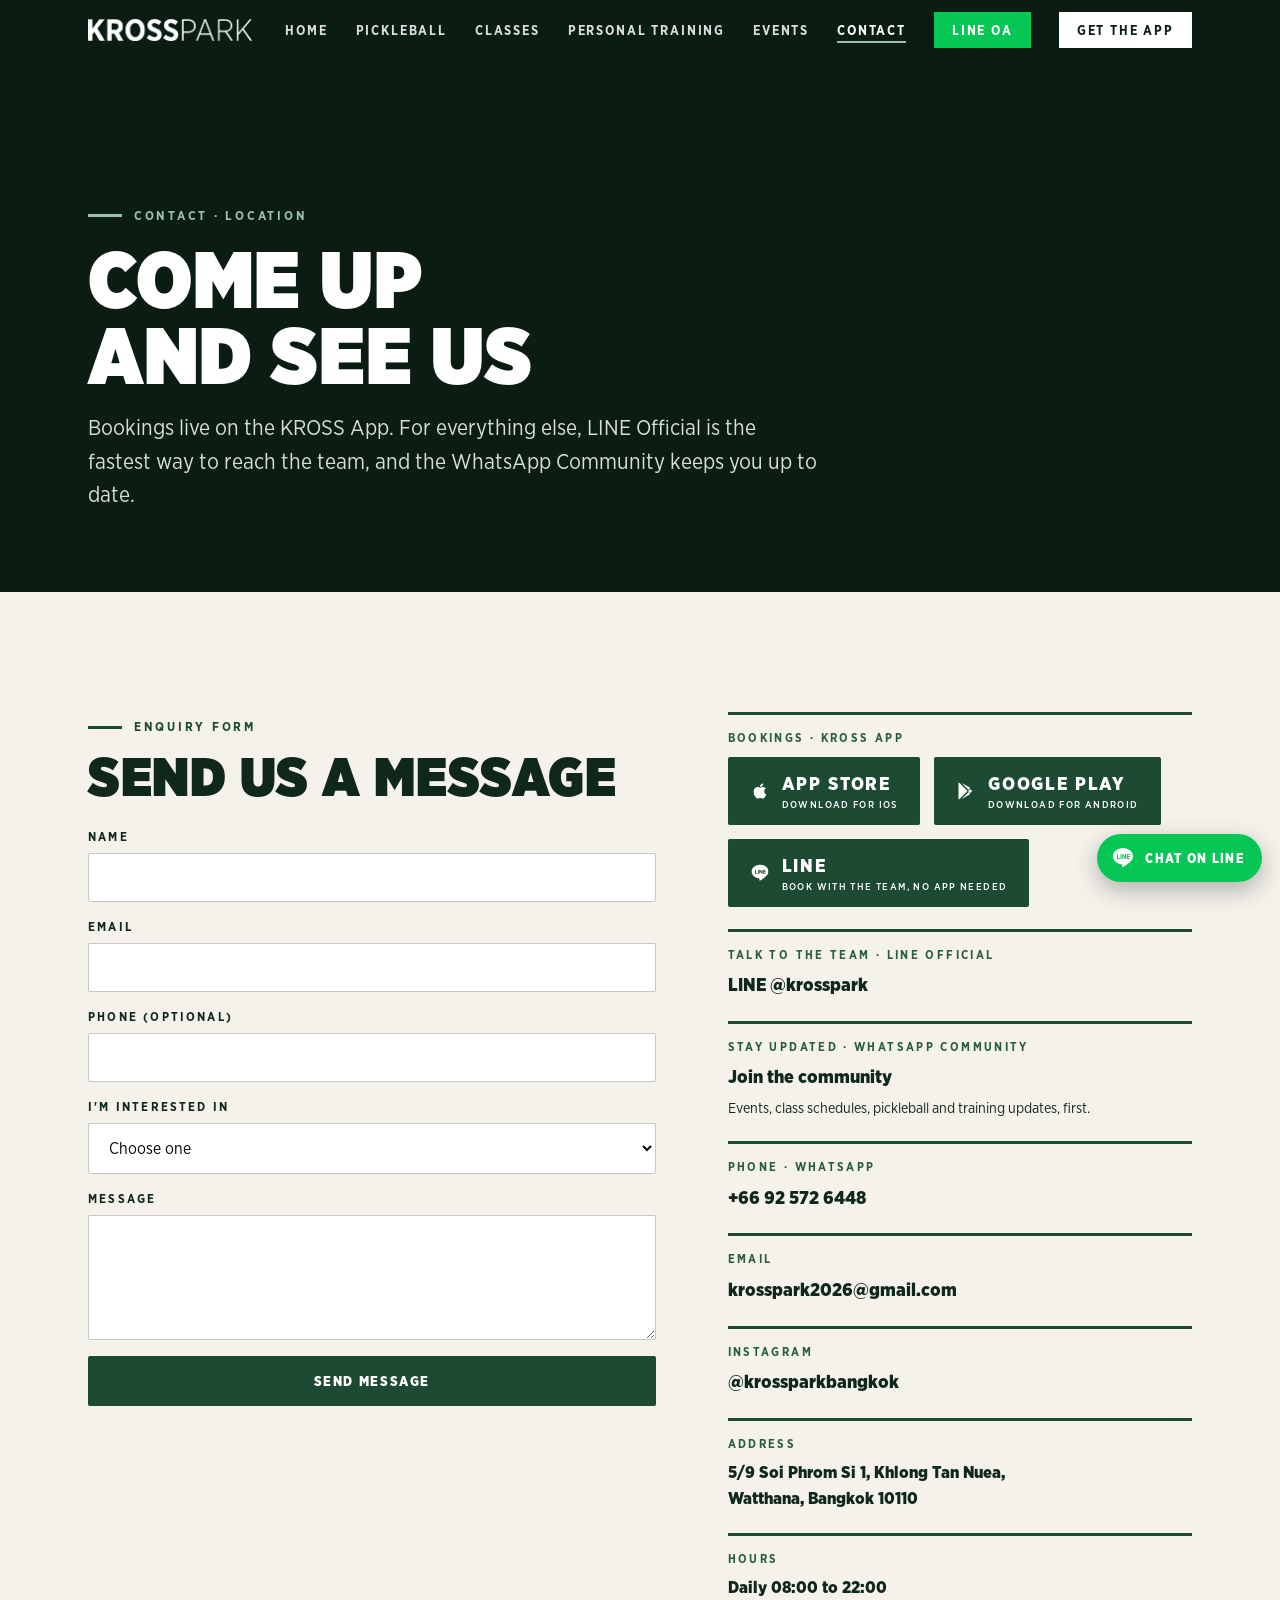
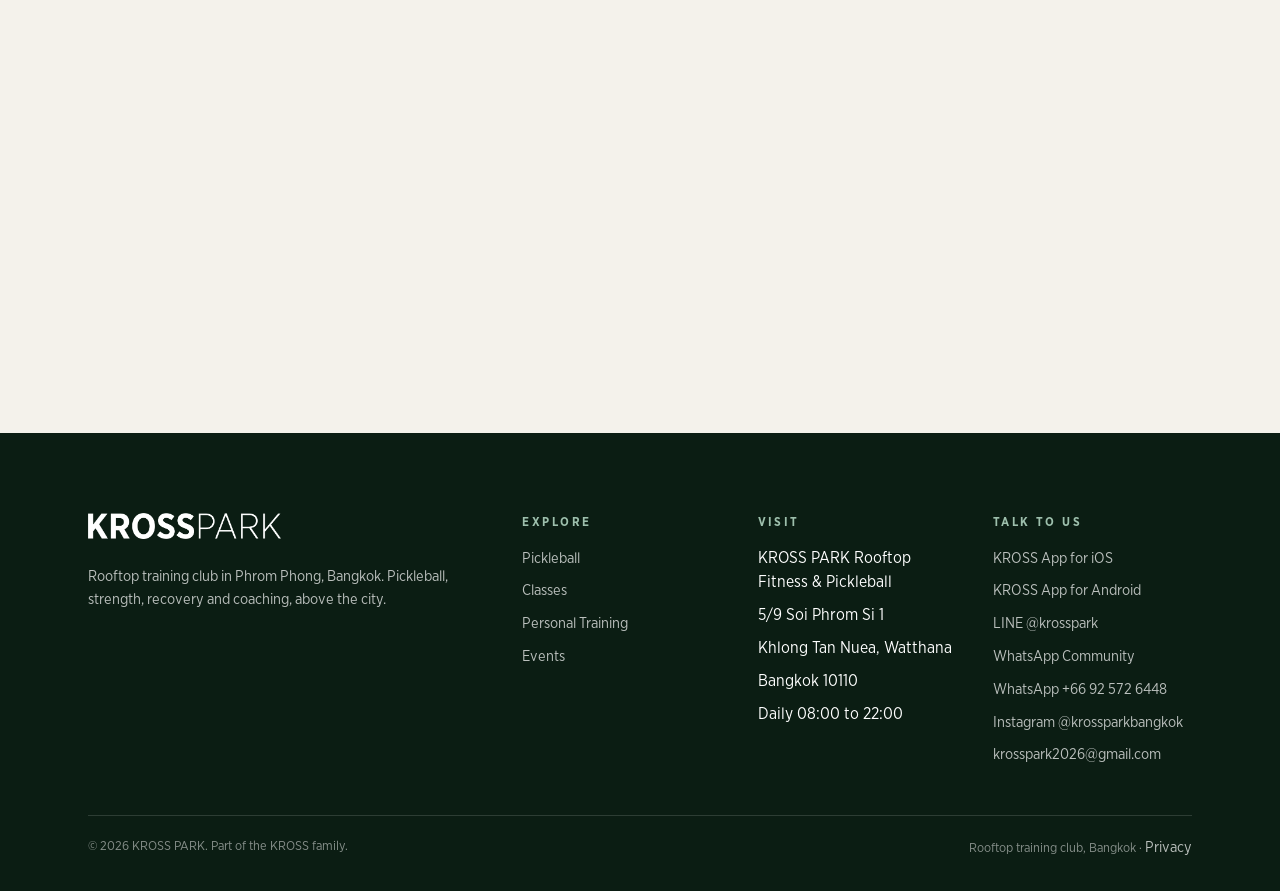
<file: site/contact.html>
<!DOCTYPE html>
<html lang="en">
<head>
<meta charset="UTF-8">
<meta name="viewport" content="width=device-width, initial-scale=1.0">
<title>Contact & Location | KROSS PARK Bangkok</title>
<meta name="description" content="Contact KROSS PARK Bangkok via LINE, WhatsApp or enquiry form. 5/9 Soi Phrom Si 1, Khlong Tan Nuea, Watthana, Bangkok 10110.">

<link rel="canonical" href="https://krosspark.club/contact">
<meta property="og:type" content="website">
<meta property="og:site_name" content="KROSS PARK">
<meta property="og:title" content="Contact & Location | KROSS PARK Bangkok">
<meta property="og:description" content="Contact KROSS PARK Bangkok via LINE, WhatsApp or enquiry form. 5/9 Soi Phrom Si 1, Khlong Tan Nuea, Watthana, Bangkok 10110.">
<meta property="og:url" content="https://krosspark.club/contact">
<meta property="og:image" content="https://krosspark.club/assets/img/og-image.jpg">
<meta name="twitter:card" content="summary_large_image">
<link rel="icon" type="image/png" sizes="32x32" href="assets/img/favicon-32.png">
<link rel="icon" type="image/png" sizes="192x192" href="assets/img/favicon-192.png">
<link rel="apple-touch-icon" href="assets/img/apple-touch-icon.png">
<script async src="https://www.googletagmanager.com/gtag/js?id=G-YN3RY665Y2"></script>
<script>
window.dataLayer = window.dataLayer || [];
function gtag(){dataLayer.push(arguments);}
gtag('js', new Date());
gtag('config', 'G-YN3RY665Y2');
gtag('config', 'AW-18523916986');
</script>

<link rel="stylesheet" href="assets/styles.css?v=f2630291">
</head>
<body>

<header class="site-header" id="siteHeader">
  <nav class="nav">
    <a class="logo" href="/"><img src="assets/img/logo-white.png" alt="KROSS PARK"></a>
    <a class="nav-line" href="https://line.me/R/ti/p/@531jlxud" target="_blank" rel="noopener"><svg viewBox="0 0 24 24" fill="currentColor" aria-hidden="true"><path d="M12 2C6.48 2 2 5.64 2 10.13c0 4.03 3.57 7.4 8.4 8.03.33.07.77.22.88.5.1.26.07.66.03.92l-.14.86c-.04.26-.2 1 .88.55 1.08-.46 5.82-3.43 7.94-5.87C21.53 13.53 22 11.9 22 10.13 22 5.64 17.52 2 12 2zM8.6 12.9H6.5a.5.5 0 0 1-.5-.5V8.6a.5.5 0 0 1 1 0v3.3h1.6a.5.5 0 0 1 0 1zm1.9-.5a.5.5 0 0 1-1 0V8.6a.5.5 0 0 1 1 0v3.8zm4.5 0a.5.5 0 0 1-.9.3l-1.9-2.6v2.3a.5.5 0 0 1-1 0V8.6a.5.5 0 0 1 .9-.3l1.9 2.6V8.6a.5.5 0 0 1 1 0v3.8zm3.3-2.4a.5.5 0 0 1 0 1h-1.6v.9h1.6a.5.5 0 0 1 0 1h-2.1a.5.5 0 0 1-.5-.5V8.6a.5.5 0 0 1 .5-.5h2.1a.5.5 0 0 1 0 1h-1.6v.9h1.6z"/></svg><span>LINE OA</span></a>
    <button class="nav-toggle" aria-label="Open menu" onclick="document.getElementById('navLinks').classList.toggle('open')">
      <svg viewBox="0 0 24 24" fill="none" stroke="currentColor" stroke-width="2"><path d="M3 6h18M3 12h18M3 18h18"/></svg>
    </button>
    <ul class="nav-links" id="navLinks">
          <li><a href="/">Home</a></li>
          <li><a href="/pickleball">Pickleball</a></li>
          <li><a href="/classes">Classes</a></li>
          <li><a href="/training">Personal Training</a></li>
          <li><a href="/events">Events</a></li>
          <li><a href="/contact" aria-current="page">Contact</a></li>
          <li class="nav-line-item"><a class="nav-cta nav-cta-line" href="https://line.me/R/ti/p/@531jlxud" target="_blank" rel="noopener">LINE OA</a></li>
          <li><a class="nav-cta" href="/#app">Get the App</a></li>
    </ul>
  </nav>
</header>


<section class="page-hero">
  <div class="wrap">
    <span class="eyebrow">Contact · Location</span>
    <h1>Come up<br>and see us</h1>
    <p class="lead">Bookings live on the KROSS App. For everything else, LINE Official is the fastest way to reach the team, and the WhatsApp Community keeps you up to date.</p>
  </div>
</section>

<section class="section">
  <div class="wrap contact-grid">
    <div class="reveal">
      <span class="eyebrow" style="color:var(--forest-700)">Enquiry form</span>
      <h2 style="margin:14px 0 26px">Send us a message</h2>
      <!-- FormSubmit (formsubmit.co) posts the form straight to the inbox, no backend needed.
           The first submission sends a one-time activation email to krosspark2026@gmail.com; confirm it once. -->
      <form class="enquiry" name="enquiry" method="POST" action="https://formsubmit.co/krosspark2026@gmail.com">
        <input type="hidden" name="_subject" value="KROSS PARK website enquiry">
        <input type="hidden" name="_template" value="table">
        <input type="hidden" name="_next" value="https://krosspark.club/thanks">
        <input type="hidden" name="_captcha" value="false">
        <input type="text" name="_honey" style="display:none" tabindex="-1" autocomplete="off">
        <div class="field">
          <label for="f-name">Name</label>
          <input id="f-name" name="name" type="text" required>
        </div>
        <div class="field">
          <label for="f-email">Email</label>
          <input id="f-email" name="email" type="email" required>
        </div>
        <div class="field">
          <label for="f-phone">Phone (optional)</label>
          <input id="f-phone" name="phone" type="tel">
        </div>
        <div class="field">
          <label for="f-interest">I'm interested in</label>
          <select id="f-interest" name="interest" required>
            <option value="">Choose one</option>
            <option>Pickleball booking</option>
            <option>Group classes and membership</option>
            <option>Personal training</option>
            <option>Hosting an event</option>
            <option>Something else</option>
          </select>
        </div>
        <div class="field">
          <label for="f-message">Message</label>
          <textarea id="f-message" name="message" rows="5" required></textarea>
        </div>
        <button class="btn btn-green" type="submit">Send message</button>
        <p class="form-note" id="formError" hidden>Something went wrong. Please try again, or message us on LINE.</p>
      </form>
      <div class="form-ok" id="formOk" hidden>
        <span class="eyebrow" style="color:var(--forest-700)">Message received</span>
        <h3 style="margin-top:12px">Got it. Talk soon.</h3>
        <p style="margin-top:10px">We reply by email, usually within a day. Need an answer faster? <a href="https://line.me/R/ti/p/@531jlxud" target="_blank" rel="noopener" style="font-weight:700">LINE @krosspark</a> is the quickest way to reach the team.</p>
      </div>
    </div>
    <div class="contact-channels reveal">
      <div class="channel">
        <span class="tag">Bookings · KROSS App</span>
        <div style="margin-top:10px"><div class="store-btns">
      <a class="store-btn" style="background:var(--forest-700); color:var(--white)" href="https://apps.apple.com/us/app/kross-padel/id6741785490" target="_blank" rel="noopener">
        <svg viewBox="0 0 24 24" fill="currentColor"><path d="M17.05 20.28c-.98.95-2.05.8-3.08.35-1.09-.46-2.09-.48-3.24 0-1.44.62-2.2.44-3.06-.35C2.79 15.25 3.51 7.59 9.05 7.31c1.35.07 2.29.74 3.08.8 1.18-.24 2.31-.93 3.57-.84 1.51.12 2.65.72 3.4 1.8-3.12 1.87-2.38 5.98.48 7.13-.57 1.5-1.31 2.99-2.53 4.08zM12.03 7.25c-.15-2.23 1.66-4.07 3.74-4.25.29 2.58-2.34 4.5-3.74 4.25z"/></svg>
        <span>App Store<small>Download for iOS</small></span>
      </a>
      <a class="store-btn" style="background:var(--forest-700); color:var(--white)" href="https://play.google.com/store/apps/details?id=com.krosspadel.bookandgo" target="_blank" rel="noopener">
        <svg viewBox="0 0 24 24" fill="currentColor"><path d="M3.6 1.8c-.4.2-.6.6-.6 1.1v18.2c0 .5.2.9.6 1.1l10.2-10.2L3.6 1.8zm11.5 8.9L6.9 2.5l10 5.7-1.8 2.5zm3.6 2.6c.7-.5.7-1.7 0-2.2l-2.1-1.2-2 2.3 2 2.3 2.1-1.2zM6.9 21.5l8.2-8.2 1.8 2.5-10 5.7z"/></svg>
        <span>Google Play<small>Download for Android</small></span>
      </a>
      <a class="store-btn" style="background:var(--forest-700); color:var(--white)" href="https://line.me/R/ti/p/@531jlxud" target="_blank" rel="noopener">
        <svg viewBox="0 0 24 24" fill="currentColor"><path d="M12 2C6.48 2 2 5.64 2 10.13c0 4.03 3.57 7.4 8.4 8.03.33.07.77.22.88.5.1.26.07.66.03.92l-.14.86c-.04.26-.2 1 .88.55 1.08-.46 5.82-3.43 7.94-5.87C21.53 13.53 22 11.9 22 10.13 22 5.64 17.52 2 12 2zM8.6 12.9H6.5a.5.5 0 0 1-.5-.5V8.6a.5.5 0 0 1 1 0v3.3h1.6a.5.5 0 0 1 0 1zm1.9-.5a.5.5 0 0 1-1 0V8.6a.5.5 0 0 1 1 0v3.8zm4.5 0a.5.5 0 0 1-.9.3l-1.9-2.6v2.3a.5.5 0 0 1-1 0V8.6a.5.5 0 0 1 .9-.3l1.9 2.6V8.6a.5.5 0 0 1 1 0v3.8zm3.3-2.4a.5.5 0 0 1 0 1h-1.6v.9h1.6a.5.5 0 0 1 0 1h-2.1a.5.5 0 0 1-.5-.5V8.6a.5.5 0 0 1 .5-.5h2.1a.5.5 0 0 1 0 1h-1.6v.9h1.6z"/></svg>
        <span>LINE<small>Book with the team, no app needed</small></span>
      </a>
    </div></div>
      </div>
      <div class="channel">
        <span class="tag">Talk to the team · LINE Official</span>
        <a href="https://line.me/R/ti/p/@531jlxud" target="_blank" rel="noopener">LINE @krosspark</a>
      </div>
      <div class="channel">
        <span class="tag">Stay updated · WhatsApp Community</span>
        <a href="https://chat.whatsapp.com/Is66HkwpgYCAmzRa89bq48" target="_blank" rel="noopener">Join the community</a>
        <p style="margin-top:6px; font-size:.9rem">Events, class schedules, pickleball and training updates, first.</p>
      </div>
      <div class="channel">
        <span class="tag">Phone · WhatsApp</span>
        <a href="https://wa.me/66925726448" target="_blank" rel="noopener">+66 92 572 6448</a>
      </div>
      <div class="channel">
        <span class="tag">Email</span>
        <a href="mailto:krosspark2026@gmail.com">krosspark2026@gmail.com</a>
      </div>
      <div class="channel">
        <span class="tag">Instagram</span>
        <a href="https://www.instagram.com/krossparkbangkok" target="_blank" rel="noopener">@krossparkbangkok</a>
      </div>
      <div class="channel">
        <span class="tag">Address</span>
        <p style="font-weight:800; font-size:1.05rem">5/9 Soi Phrom Si 1, Khlong Tan Nuea,<br>Watthana, Bangkok 10110</p>
      </div>
      <div class="channel">
        <span class="tag">Hours</span>
        <p style="font-weight:800; font-size:1.05rem">Daily 08:00 to 22:00</p>
      </div>
      <iframe class="map-embed" loading="lazy" title="KROSS PARK location map"
        src="https://www.google.com/maps?q=5/9+Soi+Phrom+Si+1,+Khlong+Tan+Nuea,+Watthana,+Bangkok+10110&output=embed"></iframe>
    </div>
  </div>
</section>


<a class="line-float" href="https://line.me/R/ti/p/@531jlxud" target="_blank" rel="noopener" aria-label="Chat with KROSS PARK on LINE"><svg viewBox="0 0 24 24" fill="currentColor" aria-hidden="true"><path d="M12 2C6.48 2 2 5.64 2 10.13c0 4.03 3.57 7.4 8.4 8.03.33.07.77.22.88.5.1.26.07.66.03.92l-.14.86c-.04.26-.2 1 .88.55 1.08-.46 5.82-3.43 7.94-5.87C21.53 13.53 22 11.9 22 10.13 22 5.64 17.52 2 12 2zM8.6 12.9H6.5a.5.5 0 0 1-.5-.5V8.6a.5.5 0 0 1 1 0v3.3h1.6a.5.5 0 0 1 0 1zm1.9-.5a.5.5 0 0 1-1 0V8.6a.5.5 0 0 1 1 0v3.8zm4.5 0a.5.5 0 0 1-.9.3l-1.9-2.6v2.3a.5.5 0 0 1-1 0V8.6a.5.5 0 0 1 .9-.3l1.9 2.6V8.6a.5.5 0 0 1 1 0v3.8zm3.3-2.4a.5.5 0 0 1 0 1h-1.6v.9h1.6a.5.5 0 0 1 0 1h-2.1a.5.5 0 0 1-.5-.5V8.6a.5.5 0 0 1 .5-.5h2.1a.5.5 0 0 1 0 1h-1.6v.9h1.6z"/></svg><span>Chat on LINE</span></a>

<footer class="site-footer">
  <div class="wrap">
    <div class="footer-grid">
      <div class="footer-col">
        <a class="logo" href="/"><img src="assets/img/logo-white.png" alt="KROSS PARK"></a>
        <p style="margin-top:14px">Rooftop training club in Phrom Phong, Bangkok. Pickleball, strength, recovery and coaching, above the city.</p>
      </div>
      <div class="footer-col">
        <h4>Explore</h4>
        <ul>
          <li><a href="/pickleball">Pickleball</a></li>
          <li><a href="/classes">Classes</a></li>
          <li><a href="/training">Personal Training</a></li>
          <li><a href="/events">Events</a></li>
        </ul>
      </div>
      <div class="footer-col">
        <h4>Visit</h4>
        <ul>
          <li>KROSS PARK Rooftop Fitness &amp; Pickleball</li>
          <li>5/9 Soi Phrom Si 1</li>
          <li>Khlong Tan Nuea, Watthana</li>
          <li>Bangkok 10110</li>
          <li>Daily 08:00 to 22:00</li>
        </ul>
      </div>
      <div class="footer-col">
        <h4>Talk to us</h4>
        <ul>
          <li><a href="https://apps.apple.com/us/app/kross-padel/id6741785490" target="_blank" rel="noopener">KROSS App for iOS</a></li>
          <li><a href="https://play.google.com/store/apps/details?id=com.krosspadel.bookandgo" target="_blank" rel="noopener">KROSS App for Android</a></li>
          <li><a href="https://line.me/R/ti/p/@531jlxud" target="_blank" rel="noopener">LINE @krosspark</a></li>
          <li><a href="https://chat.whatsapp.com/Is66HkwpgYCAmzRa89bq48" target="_blank" rel="noopener">WhatsApp Community</a></li>
          <li><a href="https://wa.me/66925726448" target="_blank" rel="noopener">WhatsApp +66 92 572 6448</a></li>
          <li><a href="https://www.instagram.com/krossparkbangkok" target="_blank" rel="noopener">Instagram @krossparkbangkok</a></li>
          <li><a href="mailto:krosspark2026@gmail.com">krosspark2026@gmail.com</a></li>
        </ul>
      </div>
    </div>
    <div class="footer-bottom">
      <span>© 2026 KROSS PARK. Part of the KROSS family.</span>
      <span>Rooftop training club, Bangkok · <a href="/privacy">Privacy</a></span>
    </div>
  </div>
</footer>

<script>
const header = document.getElementById('siteHeader');
addEventListener('scroll', () => header.classList.toggle('scrolled', scrollY > 40), {passive:true});
if (location.pathname.split('/').pop() !== 'index.html' && location.pathname.split('/').pop() !== '') header.classList.add('scrolled');
const io = new IntersectionObserver(es => es.forEach(e => e.isIntersecting && e.target.classList.add('in')), {threshold:.12});
document.querySelectorAll('.reveal').forEach(el => io.observe(el));

document.addEventListener('click', function(e){
  var a = e.target.closest('a'); if(!a || typeof gtag !== 'function') return;
  var h = a.href || '', lead = true;
  if(h.indexOf('apps.apple.com') > -1) gtag('event','app_download_click',{platform:'ios'});
  else if(h.indexOf('play.google.com') > -1) gtag('event','app_download_click',{platform:'android'});
  else if(h.indexOf('chat.whatsapp.com') > -1) { lead = false; gtag('event','community_join_click',{}); }
  else if(h.indexOf('line.me') > -1) gtag('event','contact_click',{channel:'line'});
  else if(h.indexOf('wa.me') > -1) gtag('event','contact_click',{channel:'whatsapp'});
  else if(h.indexOf('mailto:') === 0) gtag('event','contact_click',{channel:'email'});
  else lead = false;
  if(lead) gtag('event','submit_lead_form',{send_to:'AW-18523916986'});
});
var enq = document.querySelector('form.enquiry');
if(enq) enq.addEventListener('submit', function(e){
  if(typeof gtag === 'function') { gtag('event','generate_lead',{form:'enquiry'}); gtag('event','submit_lead_form',{send_to:'AW-18523916986'}); }
  if(!window.fetch) return;  // old browser: normal submit, lands on /thanks
  e.preventDefault();
  var btn = enq.querySelector('button[type=submit]'), err = document.getElementById('formError');
  btn.disabled = true; btn.textContent = 'Sending...'; err.hidden = true;
  fetch(enq.action.replace('formsubmit.co/', 'formsubmit.co/ajax/'), {
    method: 'POST', body: new FormData(enq), headers: {'Accept': 'application/json'}
  }).then(function(r){ return r.json(); }).then(function(d){
    if(!d || String(d.success) !== 'true') throw new Error(d && d.message);
    enq.reset(); enq.hidden = true; document.getElementById('formOk').hidden = false;
  }).catch(function(){
    btn.disabled = false; btn.textContent = 'Send message'; err.hidden = false;
  });
});

</script>
</body>
</html>
</file>
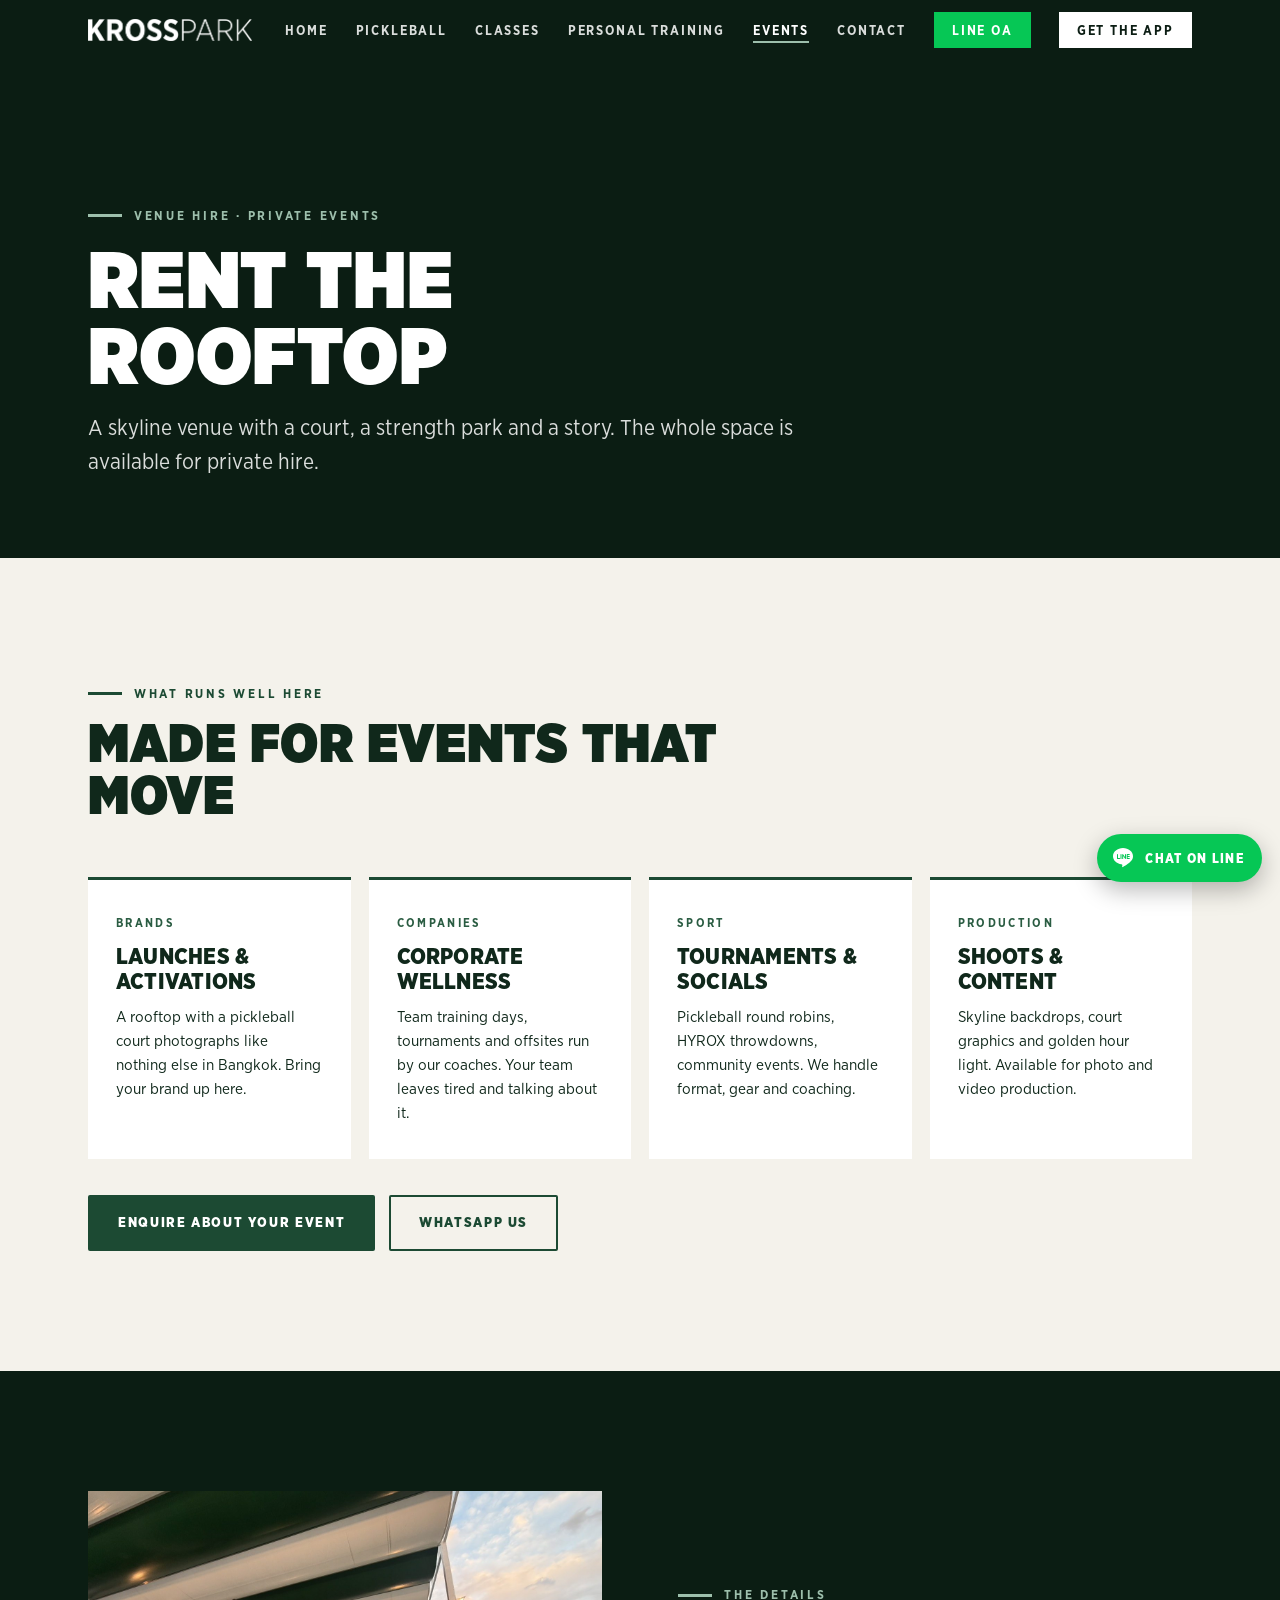
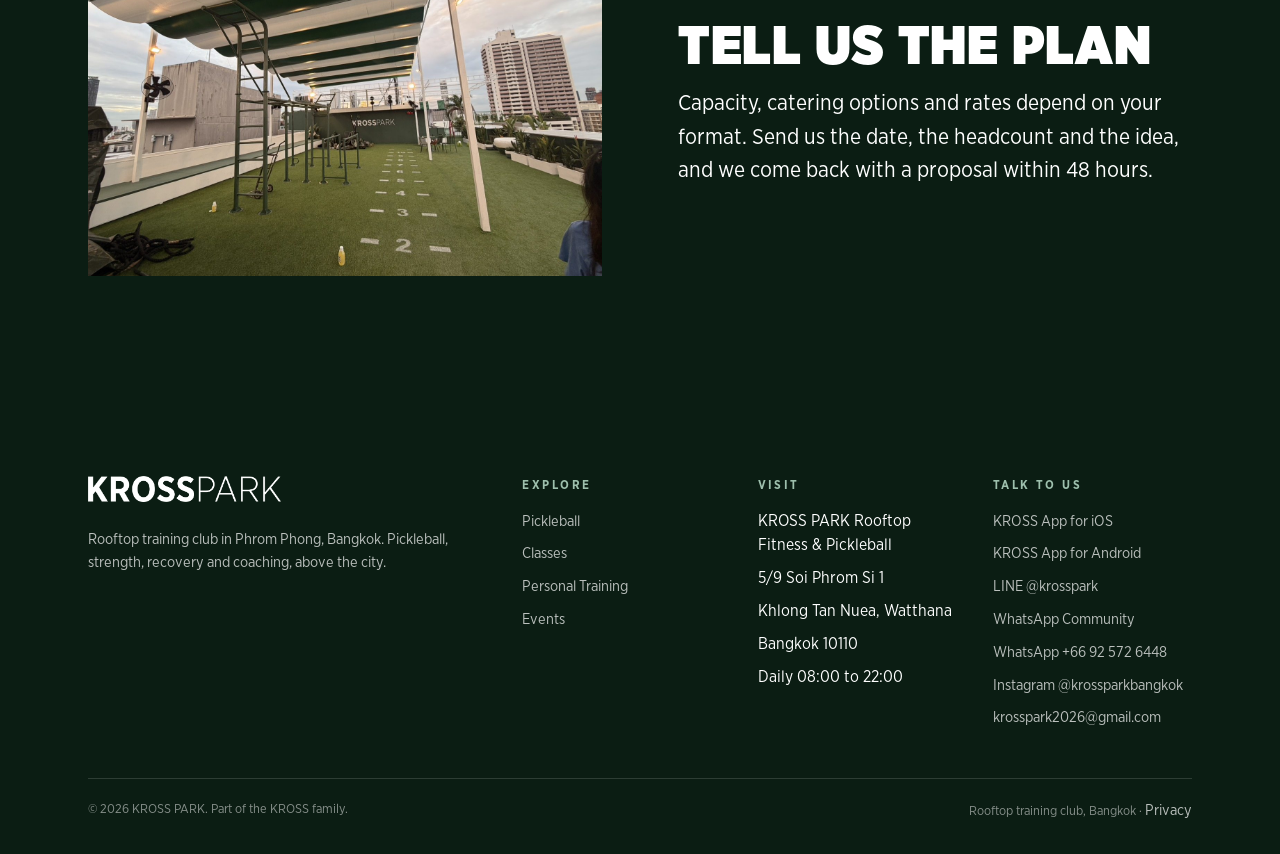
<file: site/events.html>
<!DOCTYPE html>
<html lang="en">
<head>
<meta charset="UTF-8">
<meta name="viewport" content="width=device-width, initial-scale=1.0">
<title>Rooftop Events & Venue Hire | KROSS PARK Bangkok</title>
<meta name="description" content="Hire a rooftop venue in the heart of Bangkok. KROSS PARK is available for brand activations, corporate wellness, tournaments and shoots.">

<link rel="canonical" href="https://krosspark.club/events">
<meta property="og:type" content="website">
<meta property="og:site_name" content="KROSS PARK">
<meta property="og:title" content="Rooftop Events & Venue Hire | KROSS PARK Bangkok">
<meta property="og:description" content="Hire a rooftop venue in the heart of Bangkok. KROSS PARK is available for brand activations, corporate wellness, tournaments and shoots.">
<meta property="og:url" content="https://krosspark.club/events">
<meta property="og:image" content="https://krosspark.club/assets/img/og-image.jpg">
<meta name="twitter:card" content="summary_large_image">
<link rel="icon" type="image/png" sizes="32x32" href="assets/img/favicon-32.png">
<link rel="icon" type="image/png" sizes="192x192" href="assets/img/favicon-192.png">
<link rel="apple-touch-icon" href="assets/img/apple-touch-icon.png">
<script async src="https://www.googletagmanager.com/gtag/js?id=G-YN3RY665Y2"></script>
<script>
window.dataLayer = window.dataLayer || [];
function gtag(){dataLayer.push(arguments);}
gtag('js', new Date());
gtag('config', 'G-YN3RY665Y2');
gtag('config', 'AW-18523916986');
</script>

<link rel="stylesheet" href="assets/styles.css?v=f2630291">
</head>
<body>

<header class="site-header" id="siteHeader">
  <nav class="nav">
    <a class="logo" href="/"><img src="assets/img/logo-white.png" alt="KROSS PARK"></a>
    <a class="nav-line" href="https://line.me/R/ti/p/@531jlxud" target="_blank" rel="noopener"><svg viewBox="0 0 24 24" fill="currentColor" aria-hidden="true"><path d="M12 2C6.48 2 2 5.64 2 10.13c0 4.03 3.57 7.4 8.4 8.03.33.07.77.22.88.5.1.26.07.66.03.92l-.14.86c-.04.26-.2 1 .88.55 1.08-.46 5.82-3.43 7.94-5.87C21.53 13.53 22 11.9 22 10.13 22 5.64 17.52 2 12 2zM8.6 12.9H6.5a.5.5 0 0 1-.5-.5V8.6a.5.5 0 0 1 1 0v3.3h1.6a.5.5 0 0 1 0 1zm1.9-.5a.5.5 0 0 1-1 0V8.6a.5.5 0 0 1 1 0v3.8zm4.5 0a.5.5 0 0 1-.9.3l-1.9-2.6v2.3a.5.5 0 0 1-1 0V8.6a.5.5 0 0 1 .9-.3l1.9 2.6V8.6a.5.5 0 0 1 1 0v3.8zm3.3-2.4a.5.5 0 0 1 0 1h-1.6v.9h1.6a.5.5 0 0 1 0 1h-2.1a.5.5 0 0 1-.5-.5V8.6a.5.5 0 0 1 .5-.5h2.1a.5.5 0 0 1 0 1h-1.6v.9h1.6z"/></svg><span>LINE OA</span></a>
    <button class="nav-toggle" aria-label="Open menu" onclick="document.getElementById('navLinks').classList.toggle('open')">
      <svg viewBox="0 0 24 24" fill="none" stroke="currentColor" stroke-width="2"><path d="M3 6h18M3 12h18M3 18h18"/></svg>
    </button>
    <ul class="nav-links" id="navLinks">
          <li><a href="/">Home</a></li>
          <li><a href="/pickleball">Pickleball</a></li>
          <li><a href="/classes">Classes</a></li>
          <li><a href="/training">Personal Training</a></li>
          <li><a href="/events" aria-current="page">Events</a></li>
          <li><a href="/contact">Contact</a></li>
          <li class="nav-line-item"><a class="nav-cta nav-cta-line" href="https://line.me/R/ti/p/@531jlxud" target="_blank" rel="noopener">LINE OA</a></li>
          <li><a class="nav-cta" href="/#app">Get the App</a></li>
    </ul>
  </nav>
</header>


<section class="page-hero">
  <div class="wrap">
    <span class="eyebrow">Venue hire · Private events</span>
    <h1>Rent the<br>rooftop</h1>
    <p class="lead">A skyline venue with a court, a strength park and a story. The whole space is available for private hire.</p>
  </div>
</section>

<section class="section">
  <div class="wrap">
    <div class="section-head reveal">
      <span class="eyebrow" style="color:var(--forest-700)">What runs well here</span>
      <h2>Made for events that move</h2>
    </div>
    <div class="cards reveal">
      <div class="card">
        <span class="tag">Brands</span>
        <h3>Launches &amp; activations</h3>
        <p>A rooftop with a pickleball court photographs like nothing else in Bangkok. Bring your brand up here.</p>
      </div>
      <div class="card">
        <span class="tag">Companies</span>
        <h3>Corporate wellness</h3>
        <p>Team training days, tournaments and offsites run by our coaches. Your team leaves tired and talking about it.</p>
      </div>
      <div class="card">
        <span class="tag">Sport</span>
        <h3>Tournaments &amp; socials</h3>
        <p>Pickleball round robins, HYROX throwdowns, community events. We handle format, gear and coaching.</p>
      </div>
      <div class="card">
        <span class="tag">Production</span>
        <h3>Shoots &amp; content</h3>
        <p>Skyline backdrops, court graphics and golden hour light. Available for photo and video production.</p>
      </div>
    </div>
    <div class="hero-ctas reveal" style="margin-top:36px">
      <a class="btn btn-green" href="/contact">Enquire about your event</a>
      <a class="btn btn-outline dark-context" href="https://wa.me/66918027263" target="_blank" rel="noopener">WhatsApp us</a>
    </div>
  </div>
</section>

<section class="section section-dark on-dark">
  <div class="wrap split reveal">
    <div class="split-media">
      <img src="assets/img/events-2.jpg" alt="Outdoor strength park at KROSS PARK with monkey bars and sled track at sunset" loading="lazy">
    </div>
    <div>
      <span class="eyebrow" style="color:var(--sage)">The details</span>
      <h2 style="margin-top:14px">Tell us the plan</h2>
      <p class="lead" style="margin-top:16px">Capacity, catering options and rates depend on your format. Send us the date, the headcount and the idea, and we come back with a proposal within 48 hours.</p>
    </div>
  </div>
</section>


<a class="line-float" href="https://line.me/R/ti/p/@531jlxud" target="_blank" rel="noopener" aria-label="Chat with KROSS PARK on LINE"><svg viewBox="0 0 24 24" fill="currentColor" aria-hidden="true"><path d="M12 2C6.48 2 2 5.64 2 10.13c0 4.03 3.57 7.4 8.4 8.03.33.07.77.22.88.5.1.26.07.66.03.92l-.14.86c-.04.26-.2 1 .88.55 1.08-.46 5.82-3.43 7.94-5.87C21.53 13.53 22 11.9 22 10.13 22 5.64 17.52 2 12 2zM8.6 12.9H6.5a.5.5 0 0 1-.5-.5V8.6a.5.5 0 0 1 1 0v3.3h1.6a.5.5 0 0 1 0 1zm1.9-.5a.5.5 0 0 1-1 0V8.6a.5.5 0 0 1 1 0v3.8zm4.5 0a.5.5 0 0 1-.9.3l-1.9-2.6v2.3a.5.5 0 0 1-1 0V8.6a.5.5 0 0 1 .9-.3l1.9 2.6V8.6a.5.5 0 0 1 1 0v3.8zm3.3-2.4a.5.5 0 0 1 0 1h-1.6v.9h1.6a.5.5 0 0 1 0 1h-2.1a.5.5 0 0 1-.5-.5V8.6a.5.5 0 0 1 .5-.5h2.1a.5.5 0 0 1 0 1h-1.6v.9h1.6z"/></svg><span>Chat on LINE</span></a>

<footer class="site-footer">
  <div class="wrap">
    <div class="footer-grid">
      <div class="footer-col">
        <a class="logo" href="/"><img src="assets/img/logo-white.png" alt="KROSS PARK"></a>
        <p style="margin-top:14px">Rooftop training club in Phrom Phong, Bangkok. Pickleball, strength, recovery and coaching, above the city.</p>
      </div>
      <div class="footer-col">
        <h4>Explore</h4>
        <ul>
          <li><a href="/pickleball">Pickleball</a></li>
          <li><a href="/classes">Classes</a></li>
          <li><a href="/training">Personal Training</a></li>
          <li><a href="/events">Events</a></li>
        </ul>
      </div>
      <div class="footer-col">
        <h4>Visit</h4>
        <ul>
          <li>KROSS PARK Rooftop Fitness &amp; Pickleball</li>
          <li>5/9 Soi Phrom Si 1</li>
          <li>Khlong Tan Nuea, Watthana</li>
          <li>Bangkok 10110</li>
          <li>Daily 08:00 to 22:00</li>
        </ul>
      </div>
      <div class="footer-col">
        <h4>Talk to us</h4>
        <ul>
          <li><a href="https://apps.apple.com/us/app/kross-padel/id6741785490" target="_blank" rel="noopener">KROSS App for iOS</a></li>
          <li><a href="https://play.google.com/store/apps/details?id=com.krosspadel.bookandgo" target="_blank" rel="noopener">KROSS App for Android</a></li>
          <li><a href="https://line.me/R/ti/p/@531jlxud" target="_blank" rel="noopener">LINE @krosspark</a></li>
          <li><a href="https://chat.whatsapp.com/Is66HkwpgYCAmzRa89bq48" target="_blank" rel="noopener">WhatsApp Community</a></li>
          <li><a href="https://wa.me/66925726448" target="_blank" rel="noopener">WhatsApp +66 92 572 6448</a></li>
          <li><a href="https://www.instagram.com/krossparkbangkok" target="_blank" rel="noopener">Instagram @krossparkbangkok</a></li>
          <li><a href="mailto:krosspark2026@gmail.com">krosspark2026@gmail.com</a></li>
        </ul>
      </div>
    </div>
    <div class="footer-bottom">
      <span>© 2026 KROSS PARK. Part of the KROSS family.</span>
      <span>Rooftop training club, Bangkok · <a href="/privacy">Privacy</a></span>
    </div>
  </div>
</footer>

<script>
const header = document.getElementById('siteHeader');
addEventListener('scroll', () => header.classList.toggle('scrolled', scrollY > 40), {passive:true});
if (location.pathname.split('/').pop() !== 'index.html' && location.pathname.split('/').pop() !== '') header.classList.add('scrolled');
const io = new IntersectionObserver(es => es.forEach(e => e.isIntersecting && e.target.classList.add('in')), {threshold:.12});
document.querySelectorAll('.reveal').forEach(el => io.observe(el));

document.addEventListener('click', function(e){
  var a = e.target.closest('a'); if(!a || typeof gtag !== 'function') return;
  var h = a.href || '', lead = true;
  if(h.indexOf('apps.apple.com') > -1) gtag('event','app_download_click',{platform:'ios'});
  else if(h.indexOf('play.google.com') > -1) gtag('event','app_download_click',{platform:'android'});
  else if(h.indexOf('chat.whatsapp.com') > -1) { lead = false; gtag('event','community_join_click',{}); }
  else if(h.indexOf('line.me') > -1) gtag('event','contact_click',{channel:'line'});
  else if(h.indexOf('wa.me') > -1) gtag('event','contact_click',{channel:'whatsapp'});
  else if(h.indexOf('mailto:') === 0) gtag('event','contact_click',{channel:'email'});
  else lead = false;
  if(lead) gtag('event','submit_lead_form',{send_to:'AW-18523916986'});
});
var enq = document.querySelector('form.enquiry');
if(enq) enq.addEventListener('submit', function(e){
  if(typeof gtag === 'function') { gtag('event','generate_lead',{form:'enquiry'}); gtag('event','submit_lead_form',{send_to:'AW-18523916986'}); }
  if(!window.fetch) return;  // old browser: normal submit, lands on /thanks
  e.preventDefault();
  var btn = enq.querySelector('button[type=submit]'), err = document.getElementById('formError');
  btn.disabled = true; btn.textContent = 'Sending...'; err.hidden = true;
  fetch(enq.action.replace('formsubmit.co/', 'formsubmit.co/ajax/'), {
    method: 'POST', body: new FormData(enq), headers: {'Accept': 'application/json'}
  }).then(function(r){ return r.json(); }).then(function(d){
    if(!d || String(d.success) !== 'true') throw new Error(d && d.message);
    enq.reset(); enq.hidden = true; document.getElementById('formOk').hidden = false;
  }).catch(function(){
    btn.disabled = false; btn.textContent = 'Send message'; err.hidden = false;
  });
});

</script>
</body>
</html>
</file>
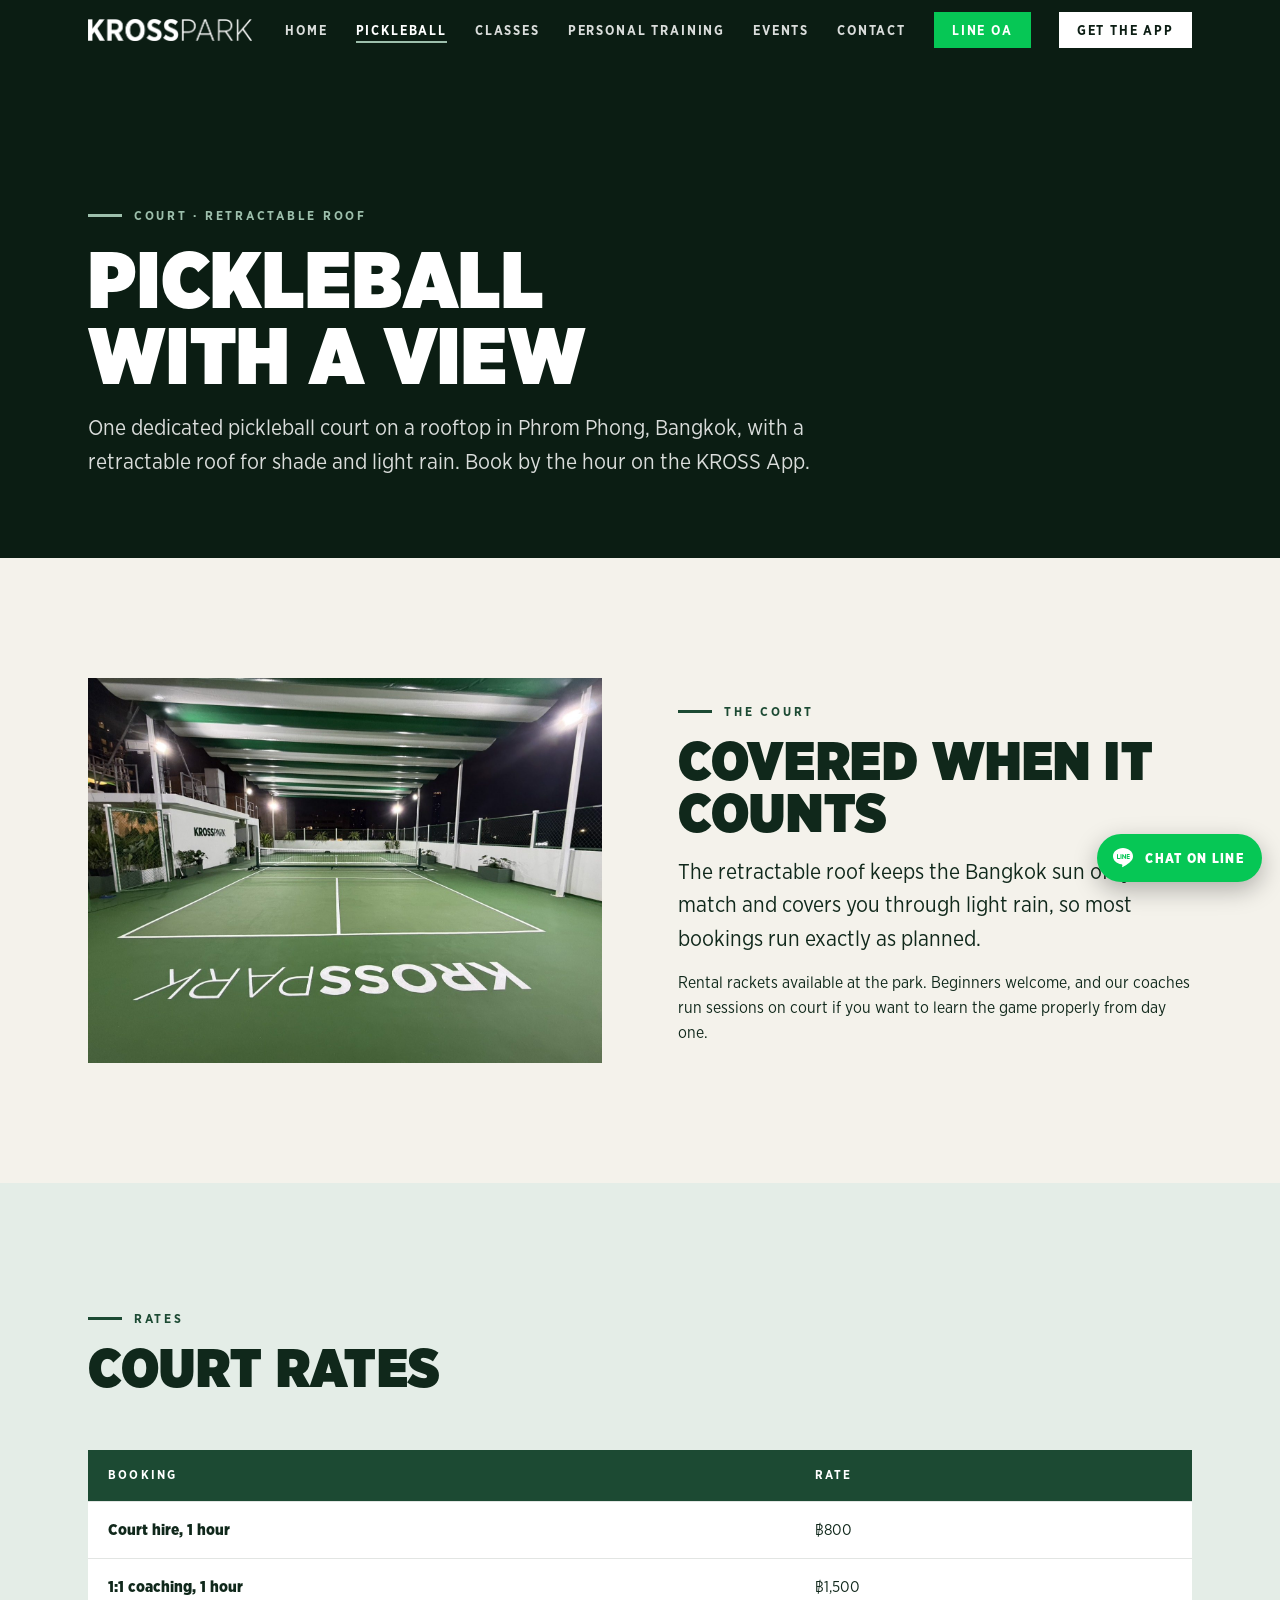
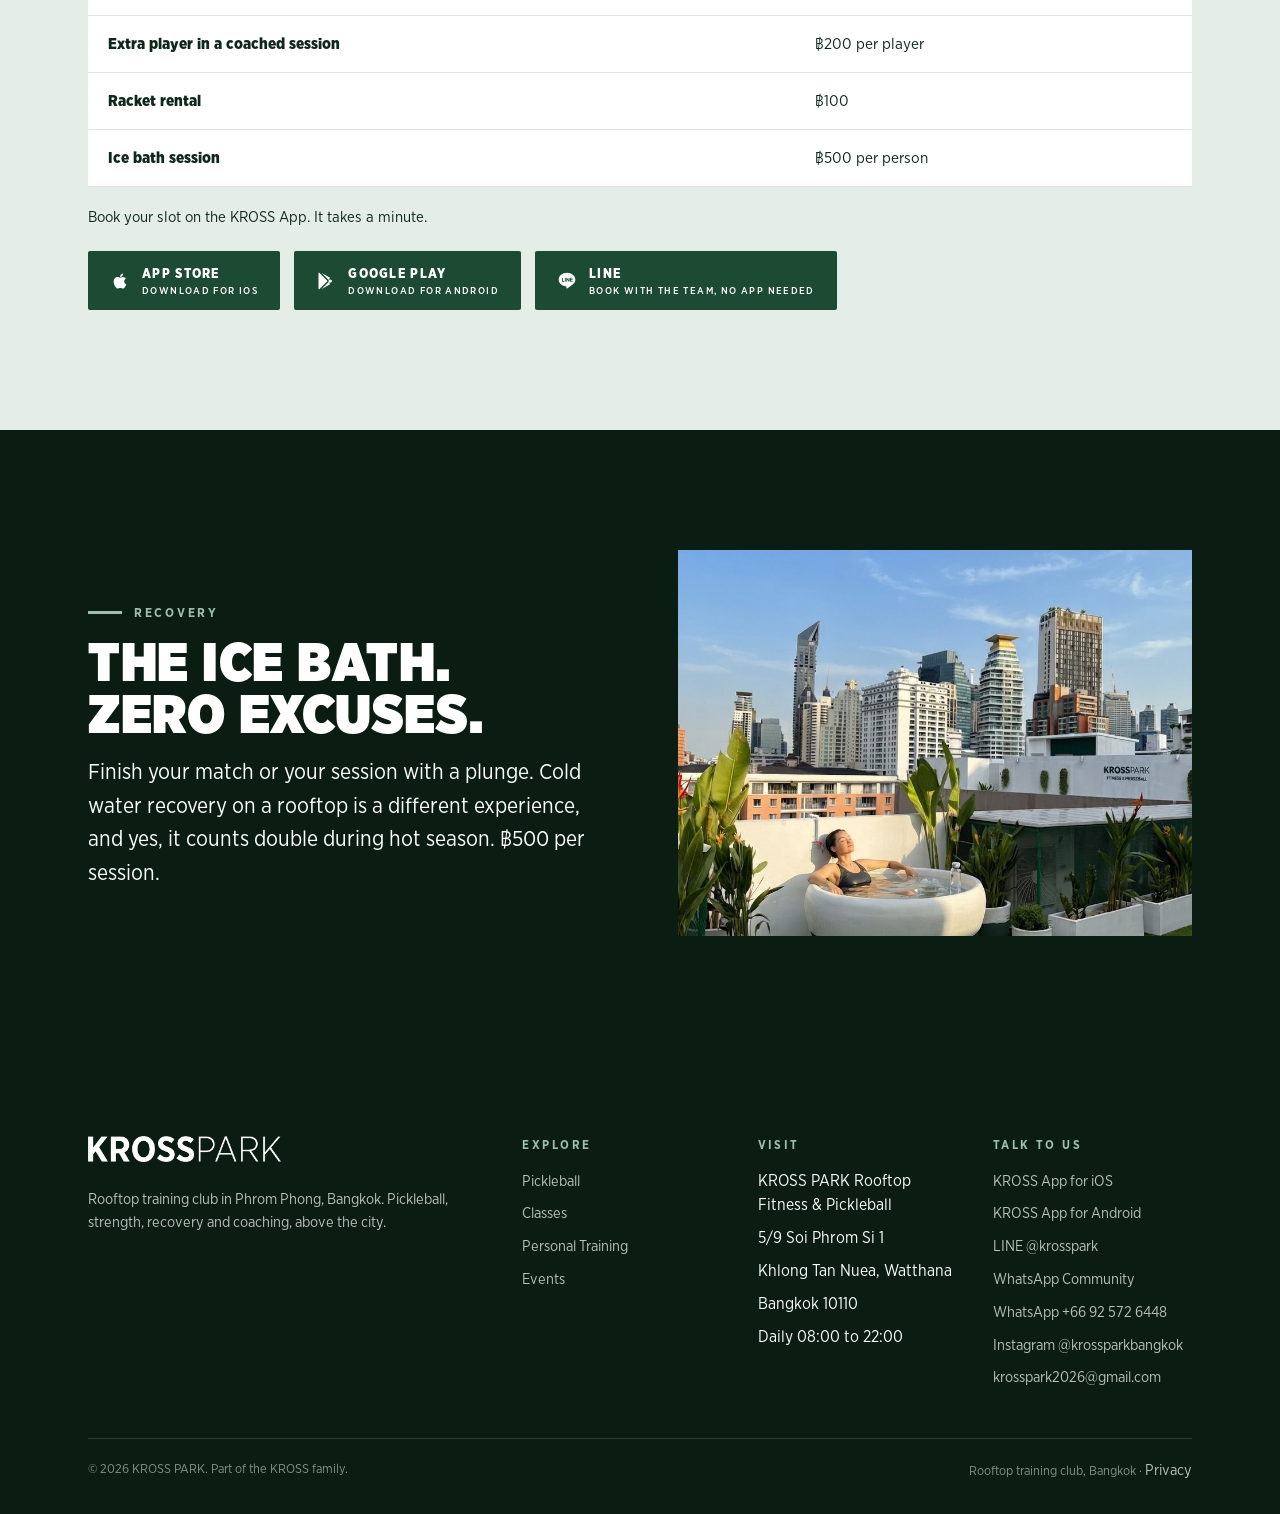
<file: site/pickleball.html>
<!DOCTYPE html>
<html lang="en">
<head>
<meta charset="UTF-8">
<meta name="viewport" content="width=device-width, initial-scale=1.0">
<title>Pickleball Court | KROSS PARK Bangkok</title>
<meta name="description" content="Book Bangkok's rooftop pickleball court at KROSS PARK on the KROSS App. Retractable roof, coaching available, ice bath recovery.">

<link rel="canonical" href="https://krosspark.club/pickleball">
<meta property="og:type" content="website">
<meta property="og:site_name" content="KROSS PARK">
<meta property="og:title" content="Pickleball Court | KROSS PARK Bangkok">
<meta property="og:description" content="Book Bangkok's rooftop pickleball court at KROSS PARK on the KROSS App. Retractable roof, coaching available, ice bath recovery.">
<meta property="og:url" content="https://krosspark.club/pickleball">
<meta property="og:image" content="https://krosspark.club/assets/img/og-image.jpg">
<meta name="twitter:card" content="summary_large_image">
<link rel="icon" type="image/png" sizes="32x32" href="assets/img/favicon-32.png">
<link rel="icon" type="image/png" sizes="192x192" href="assets/img/favicon-192.png">
<link rel="apple-touch-icon" href="assets/img/apple-touch-icon.png">
<script async src="https://www.googletagmanager.com/gtag/js?id=G-YN3RY665Y2"></script>
<script>
window.dataLayer = window.dataLayer || [];
function gtag(){dataLayer.push(arguments);}
gtag('js', new Date());
gtag('config', 'G-YN3RY665Y2');
gtag('config', 'AW-18523916986');
</script>

<link rel="stylesheet" href="assets/styles.css?v=f2630291">
</head>
<body>

<header class="site-header" id="siteHeader">
  <nav class="nav">
    <a class="logo" href="/"><img src="assets/img/logo-white.png" alt="KROSS PARK"></a>
    <a class="nav-line" href="https://line.me/R/ti/p/@531jlxud" target="_blank" rel="noopener"><svg viewBox="0 0 24 24" fill="currentColor" aria-hidden="true"><path d="M12 2C6.48 2 2 5.64 2 10.13c0 4.03 3.57 7.4 8.4 8.03.33.07.77.22.88.5.1.26.07.66.03.92l-.14.86c-.04.26-.2 1 .88.55 1.08-.46 5.82-3.43 7.94-5.87C21.53 13.53 22 11.9 22 10.13 22 5.64 17.52 2 12 2zM8.6 12.9H6.5a.5.5 0 0 1-.5-.5V8.6a.5.5 0 0 1 1 0v3.3h1.6a.5.5 0 0 1 0 1zm1.9-.5a.5.5 0 0 1-1 0V8.6a.5.5 0 0 1 1 0v3.8zm4.5 0a.5.5 0 0 1-.9.3l-1.9-2.6v2.3a.5.5 0 0 1-1 0V8.6a.5.5 0 0 1 .9-.3l1.9 2.6V8.6a.5.5 0 0 1 1 0v3.8zm3.3-2.4a.5.5 0 0 1 0 1h-1.6v.9h1.6a.5.5 0 0 1 0 1h-2.1a.5.5 0 0 1-.5-.5V8.6a.5.5 0 0 1 .5-.5h2.1a.5.5 0 0 1 0 1h-1.6v.9h1.6z"/></svg><span>LINE OA</span></a>
    <button class="nav-toggle" aria-label="Open menu" onclick="document.getElementById('navLinks').classList.toggle('open')">
      <svg viewBox="0 0 24 24" fill="none" stroke="currentColor" stroke-width="2"><path d="M3 6h18M3 12h18M3 18h18"/></svg>
    </button>
    <ul class="nav-links" id="navLinks">
          <li><a href="/">Home</a></li>
          <li><a href="/pickleball" aria-current="page">Pickleball</a></li>
          <li><a href="/classes">Classes</a></li>
          <li><a href="/training">Personal Training</a></li>
          <li><a href="/events">Events</a></li>
          <li><a href="/contact">Contact</a></li>
          <li class="nav-line-item"><a class="nav-cta nav-cta-line" href="https://line.me/R/ti/p/@531jlxud" target="_blank" rel="noopener">LINE OA</a></li>
          <li><a class="nav-cta" href="/#app">Get the App</a></li>
    </ul>
  </nav>
</header>


<section class="page-hero">
  <div class="wrap">
    <span class="eyebrow">Court · Retractable roof</span>
    <h1>Pickleball<br>with a view</h1>
    <p class="lead">One dedicated pickleball court on a rooftop in Phrom Phong, Bangkok, with a retractable roof for shade and light rain. Book by the hour on the KROSS App.</p>
  </div>
</section>

<section class="section">
  <div class="wrap split reveal">
    <div class="split-media">
      <img src="assets/img/court.jpg" alt="KROSS PARK rooftop pickleball court at night under the retractable roof" loading="lazy">
    </div>
    <div>
      <span class="eyebrow" style="color:var(--forest-700)">The court</span>
      <h2 style="margin-top:14px">Covered when it counts</h2>
      <p class="lead" style="margin-top:16px">The retractable roof keeps the Bangkok sun off your match and covers you through light rain, so most bookings run exactly as planned.</p>
      <p style="margin-top:16px; max-width:34em">Rental rackets available at the park. Beginners welcome, and our coaches run sessions on court if you want to learn the game properly from day one.</p>
    </div>
  </div>
</section>

<section class="section section-sage">
  <div class="wrap">
    <div class="section-head reveal">
      <span class="eyebrow">Rates</span>
      <h2>Court rates</h2>
    </div>
    <div class="reveal">
      <div class="table-scroll"><table class="rates">
        <tr><th>Booking</th><th>Rate</th></tr>
        <tr><td><strong>Court hire, 1 hour</strong></td><td>฿800</td></tr>
        <tr><td><strong>1:1 coaching, 1 hour</strong></td><td>฿1,500</td></tr>
        <tr><td><strong>Extra player in a coached session</strong></td><td>฿200 per player</td></tr>
        <tr><td><strong>Racket rental</strong></td><td>฿100</td></tr>
        <tr><td><strong>Ice bath session</strong></td><td>฿500 per person</td></tr>
      </table></div>
      <p style="margin-top:18px; font-size:.95rem">Book your slot on the KROSS App. It takes a minute.</p>
      <div style="margin-top:22px"><div class="store-btns">
      <a class="store-btn" style="background:var(--forest-700); color:var(--white)" href="https://apps.apple.com/us/app/kross-padel/id6741785490" target="_blank" rel="noopener">
        <svg viewBox="0 0 24 24" fill="currentColor"><path d="M17.05 20.28c-.98.95-2.05.8-3.08.35-1.09-.46-2.09-.48-3.24 0-1.44.62-2.2.44-3.06-.35C2.79 15.25 3.51 7.59 9.05 7.31c1.35.07 2.29.74 3.08.8 1.18-.24 2.31-.93 3.57-.84 1.51.12 2.65.72 3.4 1.8-3.12 1.87-2.38 5.98.48 7.13-.57 1.5-1.31 2.99-2.53 4.08zM12.03 7.25c-.15-2.23 1.66-4.07 3.74-4.25.29 2.58-2.34 4.5-3.74 4.25z"/></svg>
        <span>App Store<small>Download for iOS</small></span>
      </a>
      <a class="store-btn" style="background:var(--forest-700); color:var(--white)" href="https://play.google.com/store/apps/details?id=com.krosspadel.bookandgo" target="_blank" rel="noopener">
        <svg viewBox="0 0 24 24" fill="currentColor"><path d="M3.6 1.8c-.4.2-.6.6-.6 1.1v18.2c0 .5.2.9.6 1.1l10.2-10.2L3.6 1.8zm11.5 8.9L6.9 2.5l10 5.7-1.8 2.5zm3.6 2.6c.7-.5.7-1.7 0-2.2l-2.1-1.2-2 2.3 2 2.3 2.1-1.2zM6.9 21.5l8.2-8.2 1.8 2.5-10 5.7z"/></svg>
        <span>Google Play<small>Download for Android</small></span>
      </a>
      <a class="store-btn" style="background:var(--forest-700); color:var(--white)" href="https://line.me/R/ti/p/@531jlxud" target="_blank" rel="noopener">
        <svg viewBox="0 0 24 24" fill="currentColor"><path d="M12 2C6.48 2 2 5.64 2 10.13c0 4.03 3.57 7.4 8.4 8.03.33.07.77.22.88.5.1.26.07.66.03.92l-.14.86c-.04.26-.2 1 .88.55 1.08-.46 5.82-3.43 7.94-5.87C21.53 13.53 22 11.9 22 10.13 22 5.64 17.52 2 12 2zM8.6 12.9H6.5a.5.5 0 0 1-.5-.5V8.6a.5.5 0 0 1 1 0v3.3h1.6a.5.5 0 0 1 0 1zm1.9-.5a.5.5 0 0 1-1 0V8.6a.5.5 0 0 1 1 0v3.8zm4.5 0a.5.5 0 0 1-.9.3l-1.9-2.6v2.3a.5.5 0 0 1-1 0V8.6a.5.5 0 0 1 .9-.3l1.9 2.6V8.6a.5.5 0 0 1 1 0v3.8zm3.3-2.4a.5.5 0 0 1 0 1h-1.6v.9h1.6a.5.5 0 0 1 0 1h-2.1a.5.5 0 0 1-.5-.5V8.6a.5.5 0 0 1 .5-.5h2.1a.5.5 0 0 1 0 1h-1.6v.9h1.6z"/></svg>
        <span>LINE<small>Book with the team, no app needed</small></span>
      </a>
    </div></div>
    </div>
  </div>
</section>

<section class="section section-dark on-dark" id="recovery">
  <div class="wrap split reveal">
    <div>
      <span class="eyebrow" style="color:var(--sage)">Recovery</span>
      <h2 style="margin-top:14px">The ice bath.<br>Zero excuses.</h2>
      <p class="lead" style="margin-top:16px">Finish your match or your session with a plunge. Cold water recovery on a rooftop is a different experience, and yes, it counts double during hot season. ฿500 per session.</p>
    </div>
    <div class="split-media">
      <img src="assets/img/icebath.jpg" alt="Ice bath on the KROSS PARK rooftop with the Bangkok skyline behind" loading="lazy">
    </div>
  </div>
</section>


<a class="line-float" href="https://line.me/R/ti/p/@531jlxud" target="_blank" rel="noopener" aria-label="Chat with KROSS PARK on LINE"><svg viewBox="0 0 24 24" fill="currentColor" aria-hidden="true"><path d="M12 2C6.48 2 2 5.64 2 10.13c0 4.03 3.57 7.4 8.4 8.03.33.07.77.22.88.5.1.26.07.66.03.92l-.14.86c-.04.26-.2 1 .88.55 1.08-.46 5.82-3.43 7.94-5.87C21.53 13.53 22 11.9 22 10.13 22 5.64 17.52 2 12 2zM8.6 12.9H6.5a.5.5 0 0 1-.5-.5V8.6a.5.5 0 0 1 1 0v3.3h1.6a.5.5 0 0 1 0 1zm1.9-.5a.5.5 0 0 1-1 0V8.6a.5.5 0 0 1 1 0v3.8zm4.5 0a.5.5 0 0 1-.9.3l-1.9-2.6v2.3a.5.5 0 0 1-1 0V8.6a.5.5 0 0 1 .9-.3l1.9 2.6V8.6a.5.5 0 0 1 1 0v3.8zm3.3-2.4a.5.5 0 0 1 0 1h-1.6v.9h1.6a.5.5 0 0 1 0 1h-2.1a.5.5 0 0 1-.5-.5V8.6a.5.5 0 0 1 .5-.5h2.1a.5.5 0 0 1 0 1h-1.6v.9h1.6z"/></svg><span>Chat on LINE</span></a>

<footer class="site-footer">
  <div class="wrap">
    <div class="footer-grid">
      <div class="footer-col">
        <a class="logo" href="/"><img src="assets/img/logo-white.png" alt="KROSS PARK"></a>
        <p style="margin-top:14px">Rooftop training club in Phrom Phong, Bangkok. Pickleball, strength, recovery and coaching, above the city.</p>
      </div>
      <div class="footer-col">
        <h4>Explore</h4>
        <ul>
          <li><a href="/pickleball">Pickleball</a></li>
          <li><a href="/classes">Classes</a></li>
          <li><a href="/training">Personal Training</a></li>
          <li><a href="/events">Events</a></li>
        </ul>
      </div>
      <div class="footer-col">
        <h4>Visit</h4>
        <ul>
          <li>KROSS PARK Rooftop Fitness &amp; Pickleball</li>
          <li>5/9 Soi Phrom Si 1</li>
          <li>Khlong Tan Nuea, Watthana</li>
          <li>Bangkok 10110</li>
          <li>Daily 08:00 to 22:00</li>
        </ul>
      </div>
      <div class="footer-col">
        <h4>Talk to us</h4>
        <ul>
          <li><a href="https://apps.apple.com/us/app/kross-padel/id6741785490" target="_blank" rel="noopener">KROSS App for iOS</a></li>
          <li><a href="https://play.google.com/store/apps/details?id=com.krosspadel.bookandgo" target="_blank" rel="noopener">KROSS App for Android</a></li>
          <li><a href="https://line.me/R/ti/p/@531jlxud" target="_blank" rel="noopener">LINE @krosspark</a></li>
          <li><a href="https://chat.whatsapp.com/Is66HkwpgYCAmzRa89bq48" target="_blank" rel="noopener">WhatsApp Community</a></li>
          <li><a href="https://wa.me/66925726448" target="_blank" rel="noopener">WhatsApp +66 92 572 6448</a></li>
          <li><a href="https://www.instagram.com/krossparkbangkok" target="_blank" rel="noopener">Instagram @krossparkbangkok</a></li>
          <li><a href="mailto:krosspark2026@gmail.com">krosspark2026@gmail.com</a></li>
        </ul>
      </div>
    </div>
    <div class="footer-bottom">
      <span>© 2026 KROSS PARK. Part of the KROSS family.</span>
      <span>Rooftop training club, Bangkok · <a href="/privacy">Privacy</a></span>
    </div>
  </div>
</footer>

<script>
const header = document.getElementById('siteHeader');
addEventListener('scroll', () => header.classList.toggle('scrolled', scrollY > 40), {passive:true});
if (location.pathname.split('/').pop() !== 'index.html' && location.pathname.split('/').pop() !== '') header.classList.add('scrolled');
const io = new IntersectionObserver(es => es.forEach(e => e.isIntersecting && e.target.classList.add('in')), {threshold:.12});
document.querySelectorAll('.reveal').forEach(el => io.observe(el));

document.addEventListener('click', function(e){
  var a = e.target.closest('a'); if(!a || typeof gtag !== 'function') return;
  var h = a.href || '', lead = true;
  if(h.indexOf('apps.apple.com') > -1) gtag('event','app_download_click',{platform:'ios'});
  else if(h.indexOf('play.google.com') > -1) gtag('event','app_download_click',{platform:'android'});
  else if(h.indexOf('chat.whatsapp.com') > -1) { lead = false; gtag('event','community_join_click',{}); }
  else if(h.indexOf('line.me') > -1) gtag('event','contact_click',{channel:'line'});
  else if(h.indexOf('wa.me') > -1) gtag('event','contact_click',{channel:'whatsapp'});
  else if(h.indexOf('mailto:') === 0) gtag('event','contact_click',{channel:'email'});
  else lead = false;
  if(lead) gtag('event','submit_lead_form',{send_to:'AW-18523916986'});
});
var enq = document.querySelector('form.enquiry');
if(enq) enq.addEventListener('submit', function(e){
  if(typeof gtag === 'function') { gtag('event','generate_lead',{form:'enquiry'}); gtag('event','submit_lead_form',{send_to:'AW-18523916986'}); }
  if(!window.fetch) return;  // old browser: normal submit, lands on /thanks
  e.preventDefault();
  var btn = enq.querySelector('button[type=submit]'), err = document.getElementById('formError');
  btn.disabled = true; btn.textContent = 'Sending...'; err.hidden = true;
  fetch(enq.action.replace('formsubmit.co/', 'formsubmit.co/ajax/'), {
    method: 'POST', body: new FormData(enq), headers: {'Accept': 'application/json'}
  }).then(function(r){ return r.json(); }).then(function(d){
    if(!d || String(d.success) !== 'true') throw new Error(d && d.message);
    enq.reset(); enq.hidden = true; document.getElementById('formOk').hidden = false;
  }).catch(function(){
    btn.disabled = false; btn.textContent = 'Send message'; err.hidden = false;
  });
});

</script>
</body>
</html>
</file>
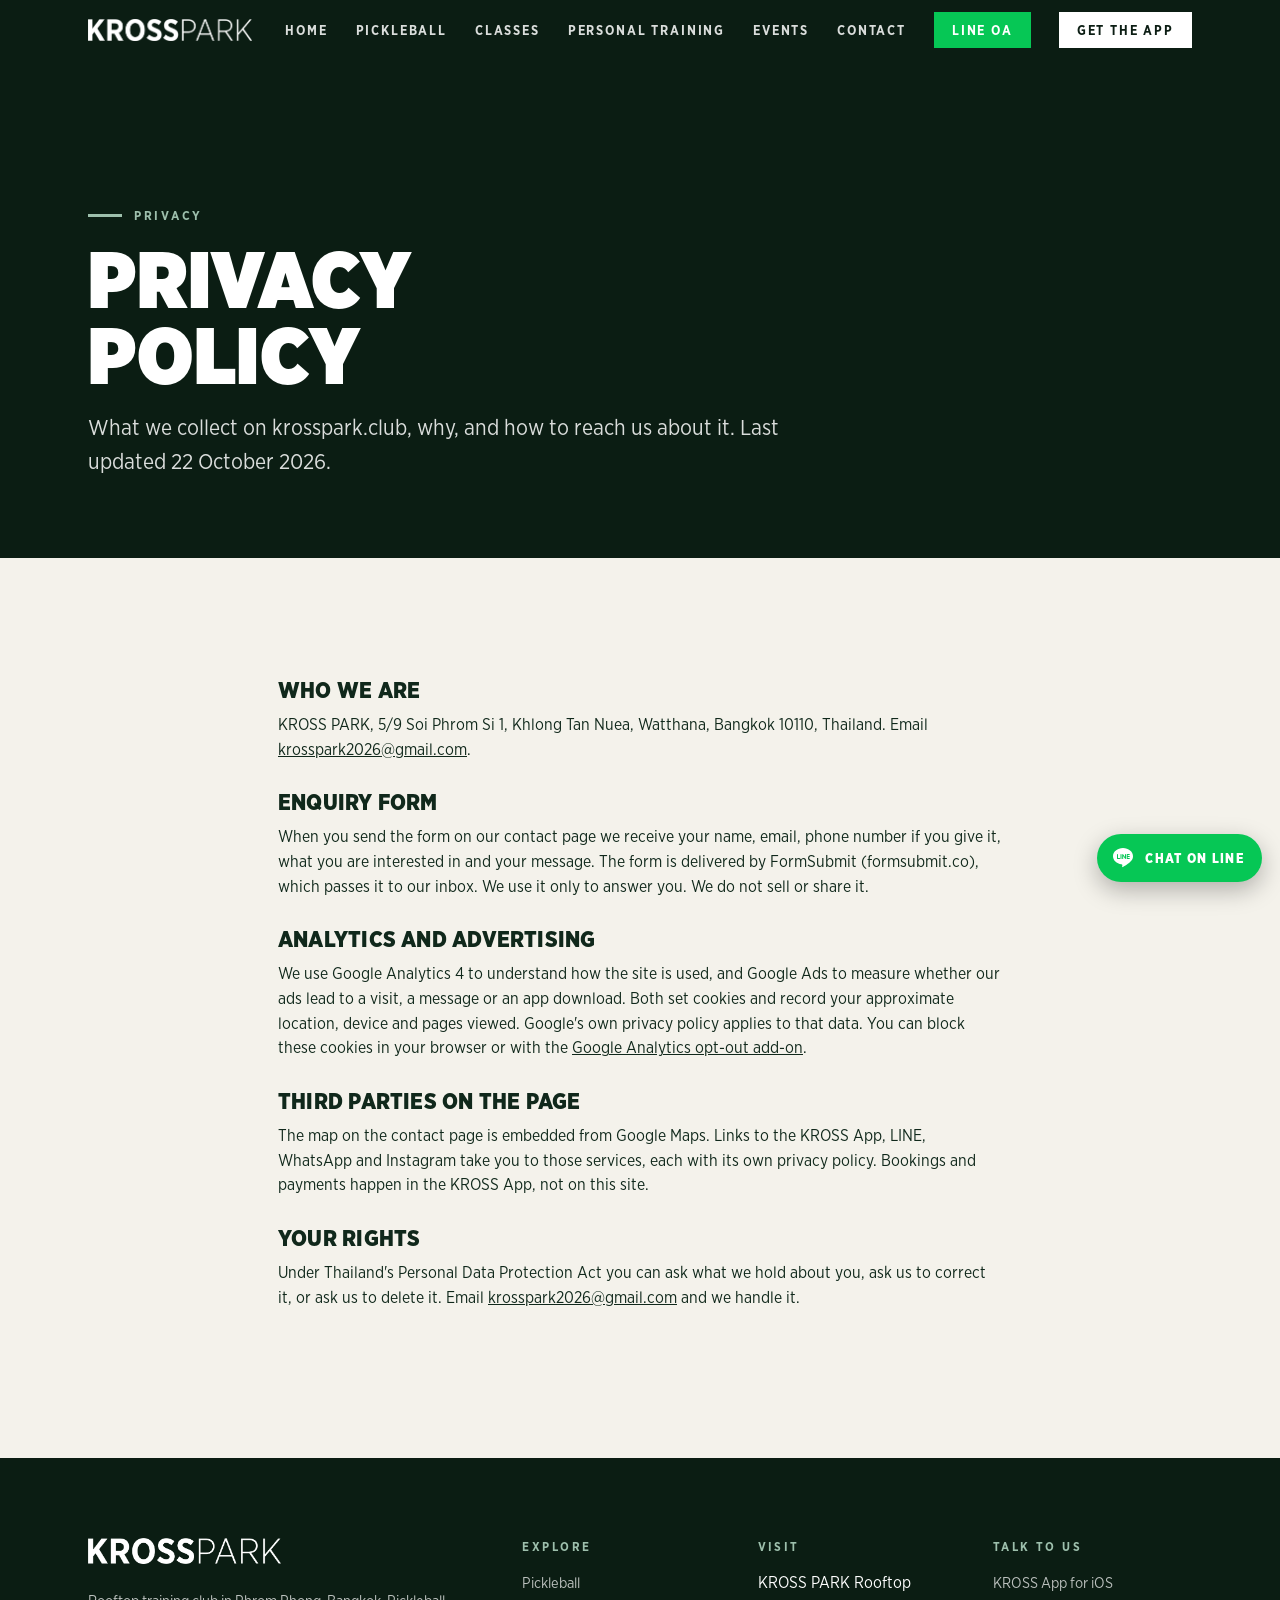
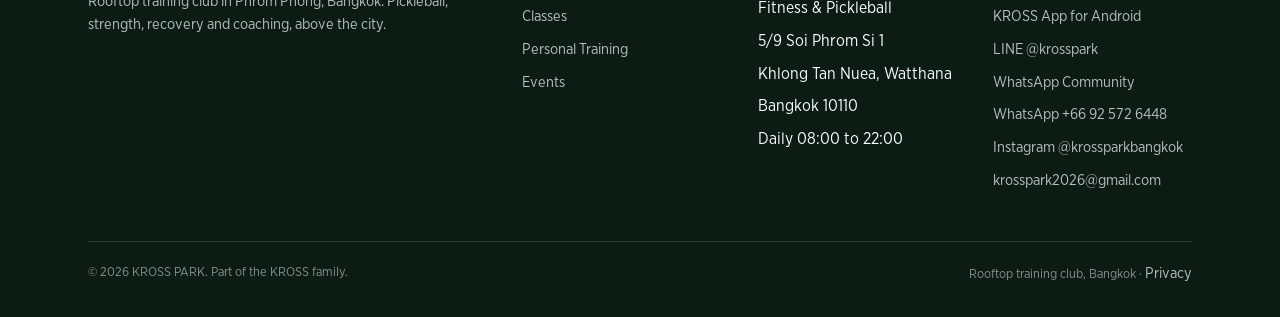
<file: site/privacy.html>
<!DOCTYPE html>
<html lang="en">
<head>
<meta charset="UTF-8">
<meta name="viewport" content="width=device-width, initial-scale=1.0">
<title>Privacy Policy | KROSS PARK Bangkok</title>
<meta name="description" content="How KROSS PARK handles the data you share on krosspark.club: enquiry form, analytics and advertising cookies, and your rights.">

<link rel="canonical" href="https://krosspark.club/privacy">
<meta property="og:type" content="website">
<meta property="og:site_name" content="KROSS PARK">
<meta property="og:title" content="Privacy Policy | KROSS PARK Bangkok">
<meta property="og:description" content="How KROSS PARK handles the data you share on krosspark.club: enquiry form, analytics and advertising cookies, and your rights.">
<meta property="og:url" content="https://krosspark.club/privacy">
<meta property="og:image" content="https://krosspark.club/assets/img/og-image.jpg">
<meta name="twitter:card" content="summary_large_image">
<link rel="icon" type="image/png" sizes="32x32" href="assets/img/favicon-32.png">
<link rel="icon" type="image/png" sizes="192x192" href="assets/img/favicon-192.png">
<link rel="apple-touch-icon" href="assets/img/apple-touch-icon.png">
<script async src="https://www.googletagmanager.com/gtag/js?id=G-YN3RY665Y2"></script>
<script>
window.dataLayer = window.dataLayer || [];
function gtag(){dataLayer.push(arguments);}
gtag('js', new Date());
gtag('config', 'G-YN3RY665Y2');
gtag('config', 'AW-18523916986');
</script>

<link rel="stylesheet" href="assets/styles.css?v=f2630291">
</head>
<body>

<header class="site-header" id="siteHeader">
  <nav class="nav">
    <a class="logo" href="/"><img src="assets/img/logo-white.png" alt="KROSS PARK"></a>
    <a class="nav-line" href="https://line.me/R/ti/p/@531jlxud" target="_blank" rel="noopener"><svg viewBox="0 0 24 24" fill="currentColor" aria-hidden="true"><path d="M12 2C6.48 2 2 5.64 2 10.13c0 4.03 3.57 7.4 8.4 8.03.33.07.77.22.88.5.1.26.07.66.03.92l-.14.86c-.04.26-.2 1 .88.55 1.08-.46 5.82-3.43 7.94-5.87C21.53 13.53 22 11.9 22 10.13 22 5.64 17.52 2 12 2zM8.6 12.9H6.5a.5.5 0 0 1-.5-.5V8.6a.5.5 0 0 1 1 0v3.3h1.6a.5.5 0 0 1 0 1zm1.9-.5a.5.5 0 0 1-1 0V8.6a.5.5 0 0 1 1 0v3.8zm4.5 0a.5.5 0 0 1-.9.3l-1.9-2.6v2.3a.5.5 0 0 1-1 0V8.6a.5.5 0 0 1 .9-.3l1.9 2.6V8.6a.5.5 0 0 1 1 0v3.8zm3.3-2.4a.5.5 0 0 1 0 1h-1.6v.9h1.6a.5.5 0 0 1 0 1h-2.1a.5.5 0 0 1-.5-.5V8.6a.5.5 0 0 1 .5-.5h2.1a.5.5 0 0 1 0 1h-1.6v.9h1.6z"/></svg><span>LINE OA</span></a>
    <button class="nav-toggle" aria-label="Open menu" onclick="document.getElementById('navLinks').classList.toggle('open')">
      <svg viewBox="0 0 24 24" fill="none" stroke="currentColor" stroke-width="2"><path d="M3 6h18M3 12h18M3 18h18"/></svg>
    </button>
    <ul class="nav-links" id="navLinks">
          <li><a href="/">Home</a></li>
          <li><a href="/pickleball">Pickleball</a></li>
          <li><a href="/classes">Classes</a></li>
          <li><a href="/training">Personal Training</a></li>
          <li><a href="/events">Events</a></li>
          <li><a href="/contact">Contact</a></li>
          <li class="nav-line-item"><a class="nav-cta nav-cta-line" href="https://line.me/R/ti/p/@531jlxud" target="_blank" rel="noopener">LINE OA</a></li>
          <li><a class="nav-cta" href="/#app">Get the App</a></li>
    </ul>
  </nav>
</header>


<section class="page-hero">
  <div class="wrap">
    <span class="eyebrow">Privacy</span>
    <h1>Privacy<br>policy</h1>
    <p class="lead">What we collect on krosspark.club, why, and how to reach us about it. Last updated 22 October 2026.</p>
  </div>
</section>

<section class="section">
  <div class="wrap" style="max-width:820px">
    <h3>Who we are</h3>
    <p style="margin:10px 0 28px">KROSS PARK, 5/9 Soi Phrom Si 1, Khlong Tan Nuea, Watthana, Bangkok 10110, Thailand. Email <a href="mailto:krosspark2026@gmail.com">krosspark2026@gmail.com</a>.</p>

    <h3>Enquiry form</h3>
    <p style="margin:10px 0 28px">When you send the form on our contact page we receive your name, email, phone number if you give it, what you are interested in and your message. The form is delivered by FormSubmit (formsubmit.co), which passes it to our inbox. We use it only to answer you. We do not sell or share it.</p>

    <h3>Analytics and advertising</h3>
    <p style="margin:10px 0 28px">We use Google Analytics 4 to understand how the site is used, and Google Ads to measure whether our ads lead to a visit, a message or an app download. Both set cookies and record your approximate location, device and pages viewed. Google's own privacy policy applies to that data. You can block these cookies in your browser or with the <a href="https://tools.google.com/dlpage/gaoptout" target="_blank" rel="noopener">Google Analytics opt-out add-on</a>.</p>

    <h3>Third parties on the page</h3>
    <p style="margin:10px 0 28px">The map on the contact page is embedded from Google Maps. Links to the KROSS App, LINE, WhatsApp and Instagram take you to those services, each with its own privacy policy. Bookings and payments happen in the KROSS App, not on this site.</p>

    <h3>Your rights</h3>
    <p style="margin:10px 0 28px">Under Thailand's Personal Data Protection Act you can ask what we hold about you, ask us to correct it, or ask us to delete it. Email <a href="mailto:krosspark2026@gmail.com">krosspark2026@gmail.com</a> and we handle it.</p>
  </div>
</section>


<a class="line-float" href="https://line.me/R/ti/p/@531jlxud" target="_blank" rel="noopener" aria-label="Chat with KROSS PARK on LINE"><svg viewBox="0 0 24 24" fill="currentColor" aria-hidden="true"><path d="M12 2C6.48 2 2 5.64 2 10.13c0 4.03 3.57 7.4 8.4 8.03.33.07.77.22.88.5.1.26.07.66.03.92l-.14.86c-.04.26-.2 1 .88.55 1.08-.46 5.82-3.43 7.94-5.87C21.53 13.53 22 11.9 22 10.13 22 5.64 17.52 2 12 2zM8.6 12.9H6.5a.5.5 0 0 1-.5-.5V8.6a.5.5 0 0 1 1 0v3.3h1.6a.5.5 0 0 1 0 1zm1.9-.5a.5.5 0 0 1-1 0V8.6a.5.5 0 0 1 1 0v3.8zm4.5 0a.5.5 0 0 1-.9.3l-1.9-2.6v2.3a.5.5 0 0 1-1 0V8.6a.5.5 0 0 1 .9-.3l1.9 2.6V8.6a.5.5 0 0 1 1 0v3.8zm3.3-2.4a.5.5 0 0 1 0 1h-1.6v.9h1.6a.5.5 0 0 1 0 1h-2.1a.5.5 0 0 1-.5-.5V8.6a.5.5 0 0 1 .5-.5h2.1a.5.5 0 0 1 0 1h-1.6v.9h1.6z"/></svg><span>Chat on LINE</span></a>

<footer class="site-footer">
  <div class="wrap">
    <div class="footer-grid">
      <div class="footer-col">
        <a class="logo" href="/"><img src="assets/img/logo-white.png" alt="KROSS PARK"></a>
        <p style="margin-top:14px">Rooftop training club in Phrom Phong, Bangkok. Pickleball, strength, recovery and coaching, above the city.</p>
      </div>
      <div class="footer-col">
        <h4>Explore</h4>
        <ul>
          <li><a href="/pickleball">Pickleball</a></li>
          <li><a href="/classes">Classes</a></li>
          <li><a href="/training">Personal Training</a></li>
          <li><a href="/events">Events</a></li>
        </ul>
      </div>
      <div class="footer-col">
        <h4>Visit</h4>
        <ul>
          <li>KROSS PARK Rooftop Fitness &amp; Pickleball</li>
          <li>5/9 Soi Phrom Si 1</li>
          <li>Khlong Tan Nuea, Watthana</li>
          <li>Bangkok 10110</li>
          <li>Daily 08:00 to 22:00</li>
        </ul>
      </div>
      <div class="footer-col">
        <h4>Talk to us</h4>
        <ul>
          <li><a href="https://apps.apple.com/us/app/kross-padel/id6741785490" target="_blank" rel="noopener">KROSS App for iOS</a></li>
          <li><a href="https://play.google.com/store/apps/details?id=com.krosspadel.bookandgo" target="_blank" rel="noopener">KROSS App for Android</a></li>
          <li><a href="https://line.me/R/ti/p/@531jlxud" target="_blank" rel="noopener">LINE @krosspark</a></li>
          <li><a href="https://chat.whatsapp.com/Is66HkwpgYCAmzRa89bq48" target="_blank" rel="noopener">WhatsApp Community</a></li>
          <li><a href="https://wa.me/66925726448" target="_blank" rel="noopener">WhatsApp +66 92 572 6448</a></li>
          <li><a href="https://www.instagram.com/krossparkbangkok" target="_blank" rel="noopener">Instagram @krossparkbangkok</a></li>
          <li><a href="mailto:krosspark2026@gmail.com">krosspark2026@gmail.com</a></li>
        </ul>
      </div>
    </div>
    <div class="footer-bottom">
      <span>© 2026 KROSS PARK. Part of the KROSS family.</span>
      <span>Rooftop training club, Bangkok · <a href="/privacy">Privacy</a></span>
    </div>
  </div>
</footer>

<script>
const header = document.getElementById('siteHeader');
addEventListener('scroll', () => header.classList.toggle('scrolled', scrollY > 40), {passive:true});
if (location.pathname.split('/').pop() !== 'index.html' && location.pathname.split('/').pop() !== '') header.classList.add('scrolled');
const io = new IntersectionObserver(es => es.forEach(e => e.isIntersecting && e.target.classList.add('in')), {threshold:.12});
document.querySelectorAll('.reveal').forEach(el => io.observe(el));

document.addEventListener('click', function(e){
  var a = e.target.closest('a'); if(!a || typeof gtag !== 'function') return;
  var h = a.href || '', lead = true;
  if(h.indexOf('apps.apple.com') > -1) gtag('event','app_download_click',{platform:'ios'});
  else if(h.indexOf('play.google.com') > -1) gtag('event','app_download_click',{platform:'android'});
  else if(h.indexOf('chat.whatsapp.com') > -1) { lead = false; gtag('event','community_join_click',{}); }
  else if(h.indexOf('line.me') > -1) gtag('event','contact_click',{channel:'line'});
  else if(h.indexOf('wa.me') > -1) gtag('event','contact_click',{channel:'whatsapp'});
  else if(h.indexOf('mailto:') === 0) gtag('event','contact_click',{channel:'email'});
  else lead = false;
  if(lead) gtag('event','submit_lead_form',{send_to:'AW-18523916986'});
});
var enq = document.querySelector('form.enquiry');
if(enq) enq.addEventListener('submit', function(e){
  if(typeof gtag === 'function') { gtag('event','generate_lead',{form:'enquiry'}); gtag('event','submit_lead_form',{send_to:'AW-18523916986'}); }
  if(!window.fetch) return;  // old browser: normal submit, lands on /thanks
  e.preventDefault();
  var btn = enq.querySelector('button[type=submit]'), err = document.getElementById('formError');
  btn.disabled = true; btn.textContent = 'Sending...'; err.hidden = true;
  fetch(enq.action.replace('formsubmit.co/', 'formsubmit.co/ajax/'), {
    method: 'POST', body: new FormData(enq), headers: {'Accept': 'application/json'}
  }).then(function(r){ return r.json(); }).then(function(d){
    if(!d || String(d.success) !== 'true') throw new Error(d && d.message);
    enq.reset(); enq.hidden = true; document.getElementById('formOk').hidden = false;
  }).catch(function(){
    btn.disabled = false; btn.textContent = 'Send message'; err.hidden = false;
  });
});

</script>
</body>
</html>
</file>
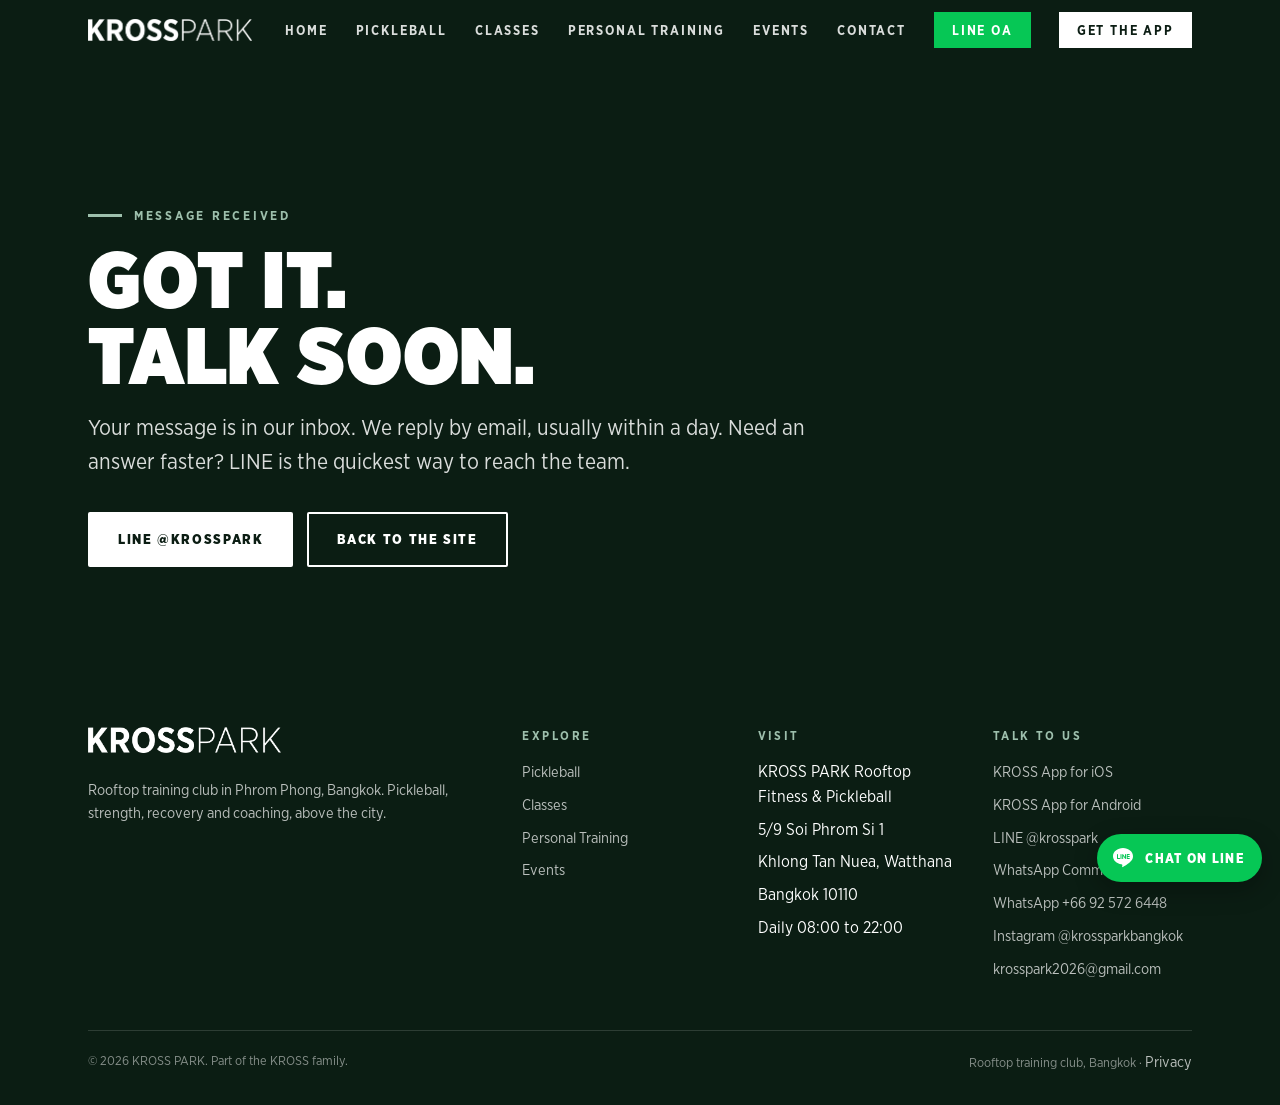
<file: site/thanks.html>
<!DOCTYPE html>
<html lang="en">
<head>
<meta charset="UTF-8">
<meta name="viewport" content="width=device-width, initial-scale=1.0">
<title>Message received | KROSS PARK Bangkok</title>
<meta name="description" content="Your message to KROSS PARK has been received.">
<meta name="robots" content="noindex">
<link rel="canonical" href="https://krosspark.club/thanks">
<meta property="og:type" content="website">
<meta property="og:site_name" content="KROSS PARK">
<meta property="og:title" content="Message received | KROSS PARK Bangkok">
<meta property="og:description" content="Your message to KROSS PARK has been received.">
<meta property="og:url" content="https://krosspark.club/thanks">
<meta property="og:image" content="https://krosspark.club/assets/img/og-image.jpg">
<meta name="twitter:card" content="summary_large_image">
<link rel="icon" type="image/png" sizes="32x32" href="assets/img/favicon-32.png">
<link rel="icon" type="image/png" sizes="192x192" href="assets/img/favicon-192.png">
<link rel="apple-touch-icon" href="assets/img/apple-touch-icon.png">
<script async src="https://www.googletagmanager.com/gtag/js?id=G-YN3RY665Y2"></script>
<script>
window.dataLayer = window.dataLayer || [];
function gtag(){dataLayer.push(arguments);}
gtag('js', new Date());
gtag('config', 'G-YN3RY665Y2');
gtag('config', 'AW-18523916986');
</script>

<link rel="stylesheet" href="assets/styles.css?v=f2630291">
</head>
<body>

<header class="site-header" id="siteHeader">
  <nav class="nav">
    <a class="logo" href="/"><img src="assets/img/logo-white.png" alt="KROSS PARK"></a>
    <a class="nav-line" href="https://line.me/R/ti/p/@531jlxud" target="_blank" rel="noopener"><svg viewBox="0 0 24 24" fill="currentColor" aria-hidden="true"><path d="M12 2C6.48 2 2 5.64 2 10.13c0 4.03 3.57 7.4 8.4 8.03.33.07.77.22.88.5.1.26.07.66.03.92l-.14.86c-.04.26-.2 1 .88.55 1.08-.46 5.82-3.43 7.94-5.87C21.53 13.53 22 11.9 22 10.13 22 5.64 17.52 2 12 2zM8.6 12.9H6.5a.5.5 0 0 1-.5-.5V8.6a.5.5 0 0 1 1 0v3.3h1.6a.5.5 0 0 1 0 1zm1.9-.5a.5.5 0 0 1-1 0V8.6a.5.5 0 0 1 1 0v3.8zm4.5 0a.5.5 0 0 1-.9.3l-1.9-2.6v2.3a.5.5 0 0 1-1 0V8.6a.5.5 0 0 1 .9-.3l1.9 2.6V8.6a.5.5 0 0 1 1 0v3.8zm3.3-2.4a.5.5 0 0 1 0 1h-1.6v.9h1.6a.5.5 0 0 1 0 1h-2.1a.5.5 0 0 1-.5-.5V8.6a.5.5 0 0 1 .5-.5h2.1a.5.5 0 0 1 0 1h-1.6v.9h1.6z"/></svg><span>LINE OA</span></a>
    <button class="nav-toggle" aria-label="Open menu" onclick="document.getElementById('navLinks').classList.toggle('open')">
      <svg viewBox="0 0 24 24" fill="none" stroke="currentColor" stroke-width="2"><path d="M3 6h18M3 12h18M3 18h18"/></svg>
    </button>
    <ul class="nav-links" id="navLinks">
          <li><a href="/">Home</a></li>
          <li><a href="/pickleball">Pickleball</a></li>
          <li><a href="/classes">Classes</a></li>
          <li><a href="/training">Personal Training</a></li>
          <li><a href="/events">Events</a></li>
          <li><a href="/contact">Contact</a></li>
          <li class="nav-line-item"><a class="nav-cta nav-cta-line" href="https://line.me/R/ti/p/@531jlxud" target="_blank" rel="noopener">LINE OA</a></li>
          <li><a class="nav-cta" href="/#app">Get the App</a></li>
    </ul>
  </nav>
</header>


<section class="page-hero">
  <div class="wrap">
    <span class="eyebrow">Message received</span>
    <h1>Got it.<br>Talk soon.</h1>
    <p class="lead">Your message is in our inbox. We reply by email, usually within a day. Need an answer faster? LINE is the quickest way to reach the team.</p>
    <div class="hero-ctas">
      <a class="btn btn-solid" href="https://line.me/R/ti/p/@531jlxud" target="_blank" rel="noopener">LINE @krosspark</a>
      <a class="btn btn-outline" href="/">Back to the site</a>
    </div>
  </div>
</section>


<a class="line-float" href="https://line.me/R/ti/p/@531jlxud" target="_blank" rel="noopener" aria-label="Chat with KROSS PARK on LINE"><svg viewBox="0 0 24 24" fill="currentColor" aria-hidden="true"><path d="M12 2C6.48 2 2 5.64 2 10.13c0 4.03 3.57 7.4 8.4 8.03.33.07.77.22.88.5.1.26.07.66.03.92l-.14.86c-.04.26-.2 1 .88.55 1.08-.46 5.82-3.43 7.94-5.87C21.53 13.53 22 11.9 22 10.13 22 5.64 17.52 2 12 2zM8.6 12.9H6.5a.5.5 0 0 1-.5-.5V8.6a.5.5 0 0 1 1 0v3.3h1.6a.5.5 0 0 1 0 1zm1.9-.5a.5.5 0 0 1-1 0V8.6a.5.5 0 0 1 1 0v3.8zm4.5 0a.5.5 0 0 1-.9.3l-1.9-2.6v2.3a.5.5 0 0 1-1 0V8.6a.5.5 0 0 1 .9-.3l1.9 2.6V8.6a.5.5 0 0 1 1 0v3.8zm3.3-2.4a.5.5 0 0 1 0 1h-1.6v.9h1.6a.5.5 0 0 1 0 1h-2.1a.5.5 0 0 1-.5-.5V8.6a.5.5 0 0 1 .5-.5h2.1a.5.5 0 0 1 0 1h-1.6v.9h1.6z"/></svg><span>Chat on LINE</span></a>

<footer class="site-footer">
  <div class="wrap">
    <div class="footer-grid">
      <div class="footer-col">
        <a class="logo" href="/"><img src="assets/img/logo-white.png" alt="KROSS PARK"></a>
        <p style="margin-top:14px">Rooftop training club in Phrom Phong, Bangkok. Pickleball, strength, recovery and coaching, above the city.</p>
      </div>
      <div class="footer-col">
        <h4>Explore</h4>
        <ul>
          <li><a href="/pickleball">Pickleball</a></li>
          <li><a href="/classes">Classes</a></li>
          <li><a href="/training">Personal Training</a></li>
          <li><a href="/events">Events</a></li>
        </ul>
      </div>
      <div class="footer-col">
        <h4>Visit</h4>
        <ul>
          <li>KROSS PARK Rooftop Fitness &amp; Pickleball</li>
          <li>5/9 Soi Phrom Si 1</li>
          <li>Khlong Tan Nuea, Watthana</li>
          <li>Bangkok 10110</li>
          <li>Daily 08:00 to 22:00</li>
        </ul>
      </div>
      <div class="footer-col">
        <h4>Talk to us</h4>
        <ul>
          <li><a href="https://apps.apple.com/us/app/kross-padel/id6741785490" target="_blank" rel="noopener">KROSS App for iOS</a></li>
          <li><a href="https://play.google.com/store/apps/details?id=com.krosspadel.bookandgo" target="_blank" rel="noopener">KROSS App for Android</a></li>
          <li><a href="https://line.me/R/ti/p/@531jlxud" target="_blank" rel="noopener">LINE @krosspark</a></li>
          <li><a href="https://chat.whatsapp.com/Is66HkwpgYCAmzRa89bq48" target="_blank" rel="noopener">WhatsApp Community</a></li>
          <li><a href="https://wa.me/66925726448" target="_blank" rel="noopener">WhatsApp +66 92 572 6448</a></li>
          <li><a href="https://www.instagram.com/krossparkbangkok" target="_blank" rel="noopener">Instagram @krossparkbangkok</a></li>
          <li><a href="mailto:krosspark2026@gmail.com">krosspark2026@gmail.com</a></li>
        </ul>
      </div>
    </div>
    <div class="footer-bottom">
      <span>© 2026 KROSS PARK. Part of the KROSS family.</span>
      <span>Rooftop training club, Bangkok · <a href="/privacy">Privacy</a></span>
    </div>
  </div>
</footer>

<script>
const header = document.getElementById('siteHeader');
addEventListener('scroll', () => header.classList.toggle('scrolled', scrollY > 40), {passive:true});
if (location.pathname.split('/').pop() !== 'index.html' && location.pathname.split('/').pop() !== '') header.classList.add('scrolled');
const io = new IntersectionObserver(es => es.forEach(e => e.isIntersecting && e.target.classList.add('in')), {threshold:.12});
document.querySelectorAll('.reveal').forEach(el => io.observe(el));

document.addEventListener('click', function(e){
  var a = e.target.closest('a'); if(!a || typeof gtag !== 'function') return;
  var h = a.href || '', lead = true;
  if(h.indexOf('apps.apple.com') > -1) gtag('event','app_download_click',{platform:'ios'});
  else if(h.indexOf('play.google.com') > -1) gtag('event','app_download_click',{platform:'android'});
  else if(h.indexOf('chat.whatsapp.com') > -1) { lead = false; gtag('event','community_join_click',{}); }
  else if(h.indexOf('line.me') > -1) gtag('event','contact_click',{channel:'line'});
  else if(h.indexOf('wa.me') > -1) gtag('event','contact_click',{channel:'whatsapp'});
  else if(h.indexOf('mailto:') === 0) gtag('event','contact_click',{channel:'email'});
  else lead = false;
  if(lead) gtag('event','submit_lead_form',{send_to:'AW-18523916986'});
});
var enq = document.querySelector('form.enquiry');
if(enq) enq.addEventListener('submit', function(e){
  if(typeof gtag === 'function') { gtag('event','generate_lead',{form:'enquiry'}); gtag('event','submit_lead_form',{send_to:'AW-18523916986'}); }
  if(!window.fetch) return;  // old browser: normal submit, lands on /thanks
  e.preventDefault();
  var btn = enq.querySelector('button[type=submit]'), err = document.getElementById('formError');
  btn.disabled = true; btn.textContent = 'Sending...'; err.hidden = true;
  fetch(enq.action.replace('formsubmit.co/', 'formsubmit.co/ajax/'), {
    method: 'POST', body: new FormData(enq), headers: {'Accept': 'application/json'}
  }).then(function(r){ return r.json(); }).then(function(d){
    if(!d || String(d.success) !== 'true') throw new Error(d && d.message);
    enq.reset(); enq.hidden = true; document.getElementById('formOk').hidden = false;
  }).catch(function(){
    btn.disabled = false; btn.textContent = 'Send message'; err.hidden = false;
  });
});

</script>
</body>
</html>
</file>
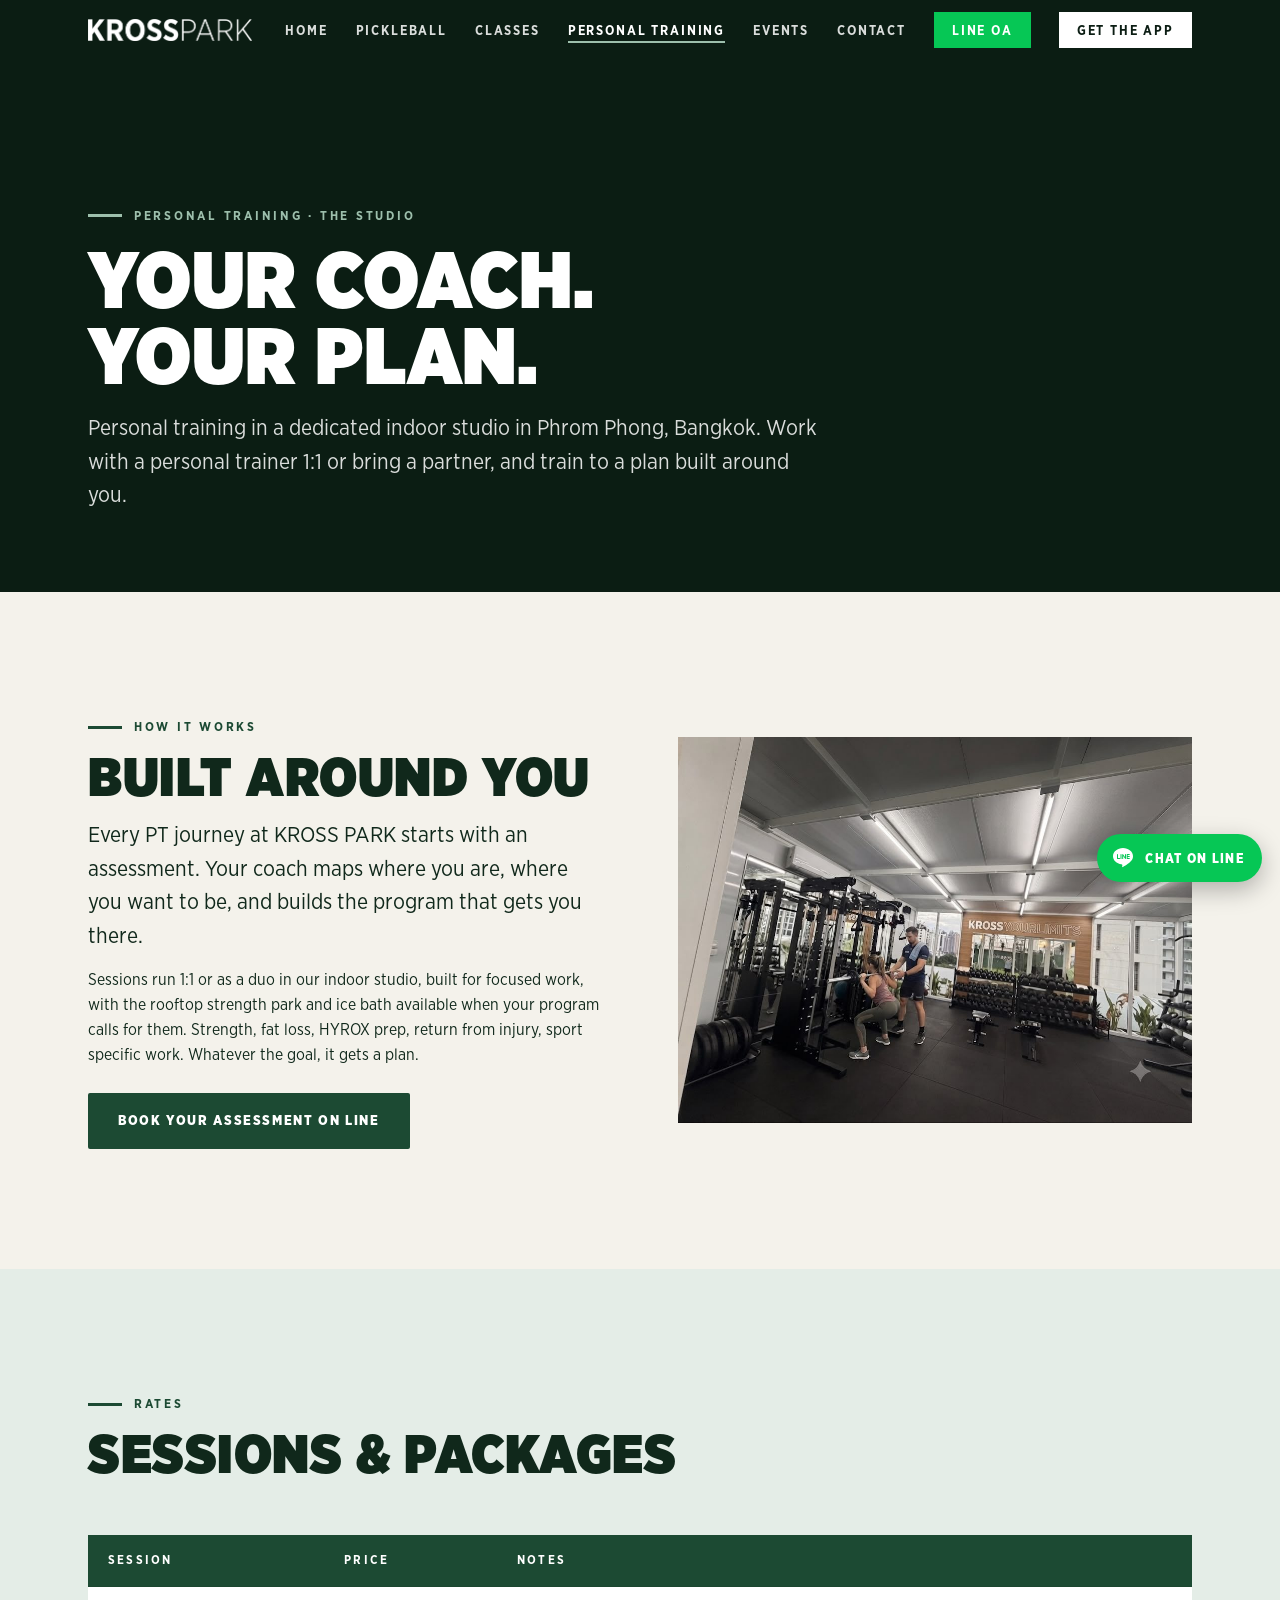
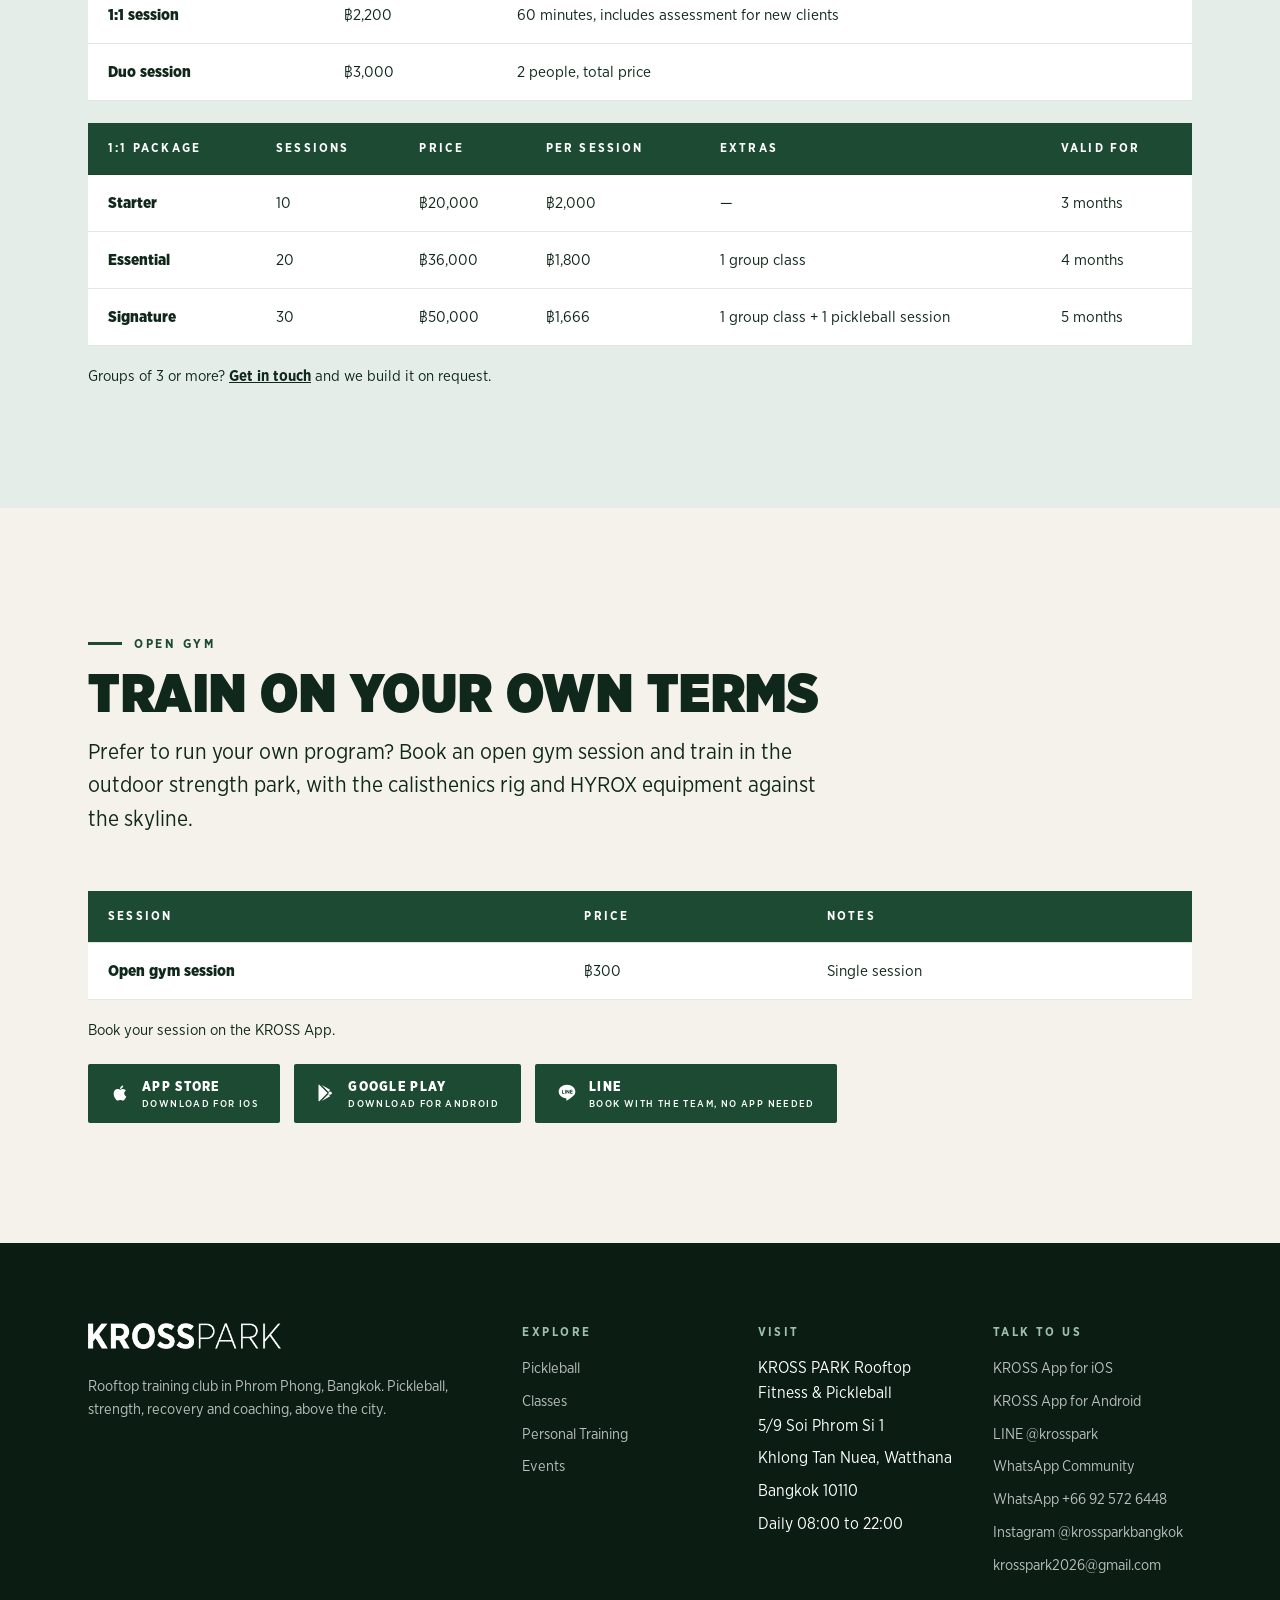
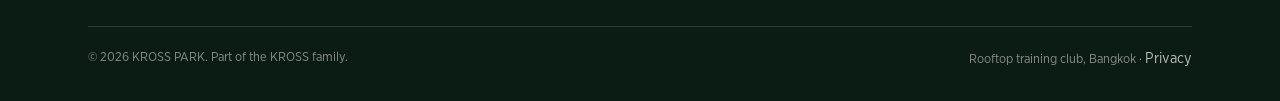
<file: site/training.html>
<!DOCTYPE html>
<html lang="en">
<head>
<meta charset="UTF-8">
<meta name="viewport" content="width=device-width, initial-scale=1.0">
<title>1:1 Personal Training | KROSS PARK Bangkok</title>
<meta name="description" content="Personal training in Phrom Phong, Bangkok. 1:1 or duo sessions in a dedicated indoor studio, assessment based coaching, plus open gym sessions.">

<link rel="canonical" href="https://krosspark.club/training">
<meta property="og:type" content="website">
<meta property="og:site_name" content="KROSS PARK">
<meta property="og:title" content="1:1 Personal Training | KROSS PARK Bangkok">
<meta property="og:description" content="Personal training in Phrom Phong, Bangkok. 1:1 or duo sessions in a dedicated indoor studio, assessment based coaching, plus open gym sessions.">
<meta property="og:url" content="https://krosspark.club/training">
<meta property="og:image" content="https://krosspark.club/assets/img/og-image.jpg">
<meta name="twitter:card" content="summary_large_image">
<link rel="icon" type="image/png" sizes="32x32" href="assets/img/favicon-32.png">
<link rel="icon" type="image/png" sizes="192x192" href="assets/img/favicon-192.png">
<link rel="apple-touch-icon" href="assets/img/apple-touch-icon.png">
<script async src="https://www.googletagmanager.com/gtag/js?id=G-YN3RY665Y2"></script>
<script>
window.dataLayer = window.dataLayer || [];
function gtag(){dataLayer.push(arguments);}
gtag('js', new Date());
gtag('config', 'G-YN3RY665Y2');
gtag('config', 'AW-18523916986');
</script>

<link rel="stylesheet" href="assets/styles.css?v=f2630291">
</head>
<body>

<header class="site-header" id="siteHeader">
  <nav class="nav">
    <a class="logo" href="/"><img src="assets/img/logo-white.png" alt="KROSS PARK"></a>
    <a class="nav-line" href="https://line.me/R/ti/p/@531jlxud" target="_blank" rel="noopener"><svg viewBox="0 0 24 24" fill="currentColor" aria-hidden="true"><path d="M12 2C6.48 2 2 5.64 2 10.13c0 4.03 3.57 7.4 8.4 8.03.33.07.77.22.88.5.1.26.07.66.03.92l-.14.86c-.04.26-.2 1 .88.55 1.08-.46 5.82-3.43 7.94-5.87C21.53 13.53 22 11.9 22 10.13 22 5.64 17.52 2 12 2zM8.6 12.9H6.5a.5.5 0 0 1-.5-.5V8.6a.5.5 0 0 1 1 0v3.3h1.6a.5.5 0 0 1 0 1zm1.9-.5a.5.5 0 0 1-1 0V8.6a.5.5 0 0 1 1 0v3.8zm4.5 0a.5.5 0 0 1-.9.3l-1.9-2.6v2.3a.5.5 0 0 1-1 0V8.6a.5.5 0 0 1 .9-.3l1.9 2.6V8.6a.5.5 0 0 1 1 0v3.8zm3.3-2.4a.5.5 0 0 1 0 1h-1.6v.9h1.6a.5.5 0 0 1 0 1h-2.1a.5.5 0 0 1-.5-.5V8.6a.5.5 0 0 1 .5-.5h2.1a.5.5 0 0 1 0 1h-1.6v.9h1.6z"/></svg><span>LINE OA</span></a>
    <button class="nav-toggle" aria-label="Open menu" onclick="document.getElementById('navLinks').classList.toggle('open')">
      <svg viewBox="0 0 24 24" fill="none" stroke="currentColor" stroke-width="2"><path d="M3 6h18M3 12h18M3 18h18"/></svg>
    </button>
    <ul class="nav-links" id="navLinks">
          <li><a href="/">Home</a></li>
          <li><a href="/pickleball">Pickleball</a></li>
          <li><a href="/classes">Classes</a></li>
          <li><a href="/training" aria-current="page">Personal Training</a></li>
          <li><a href="/events">Events</a></li>
          <li><a href="/contact">Contact</a></li>
          <li class="nav-line-item"><a class="nav-cta nav-cta-line" href="https://line.me/R/ti/p/@531jlxud" target="_blank" rel="noopener">LINE OA</a></li>
          <li><a class="nav-cta" href="/#app">Get the App</a></li>
    </ul>
  </nav>
</header>


<section class="page-hero">
  <div class="wrap">
    <span class="eyebrow">Personal training · The studio</span>
    <h1>Your coach.<br>Your plan.</h1>
    <p class="lead">Personal training in a dedicated indoor studio in Phrom Phong, Bangkok. Work with a personal trainer 1:1 or bring a partner, and train to a plan built around you.</p>
  </div>
</section>

<section class="section">
  <div class="wrap split reveal">
    <div>
      <span class="eyebrow" style="color:var(--forest-700)">How it works</span>
      <h2 style="margin-top:14px">Built around you</h2>
      <p class="lead" style="margin-top:16px">Every PT journey at KROSS PARK starts with an assessment. Your coach maps where you are, where you want to be, and builds the program that gets you there.</p>
      <p style="margin-top:16px; max-width:34em">Sessions run 1:1 or as a duo in our indoor studio, built for focused work, with the rooftop strength park and ice bath available when your program calls for them. Strength, fat loss, HYROX prep, return from injury, sport specific work. Whatever the goal, it gets a plan.</p>
      <div style="margin-top:26px">
        <a class="btn btn-green" href="https://line.me/R/ti/p/@531jlxud" target="_blank" rel="noopener">Book your assessment on LINE</a>
      </div>
    </div>
    <div class="split-media">
      <img src="assets/img/studio.jpg" alt="Personal training session in the KROSS PARK indoor studio" loading="lazy">
    </div>
  </div>
</section>

<section class="section section-sage">
  <div class="wrap">
    <div class="section-head reveal">
      <span class="eyebrow">Rates</span>
      <h2>Sessions &amp; packages</h2>
    </div>
    <div class="reveal">
      <div class="table-scroll"><table class="rates">
        <tr><th>Session</th><th>Price</th><th>Notes</th></tr>
        <tr><td><strong>1:1 session</strong></td><td>฿2,200</td><td>60 minutes, includes assessment for new clients</td></tr>
        <tr><td><strong>Duo session</strong></td><td>฿3,000</td><td>2 people, total price</td></tr>
      </table></div>
      <div style="height:22px"></div>
      <div class="table-scroll"><table class="rates">
        <tr><th>1:1 package</th><th>Sessions</th><th>Price</th><th>Per session</th><th>Extras</th><th>Valid for</th></tr>
        <tr><td><strong>Starter</strong></td><td>10</td><td>฿20,000</td><td>฿2,000</td><td>—</td><td>3 months</td></tr>
        <tr><td><strong>Essential</strong></td><td>20</td><td>฿36,000</td><td>฿1,800</td><td>1 group class</td><td>4 months</td></tr>
        <tr><td><strong>Signature</strong></td><td>30</td><td>฿50,000</td><td>฿1,666</td><td>1 group class + 1 pickleball session</td><td>5 months</td></tr>
      </table></div>
      <p style="margin-top:18px; font-size:.95rem">Groups of 3 or more? <a href="/contact" style="font-weight:700">Get in touch</a> and we build it on request.</p>
    </div>
  </div>
</section>

<section class="section" id="open-gym">
  <div class="wrap">
    <div class="section-head reveal">
      <span class="eyebrow" style="color:var(--forest-700)">Open gym</span>
      <h2>Train on your own terms</h2>
      <p class="lead">Prefer to run your own program? Book an open gym session and train in the outdoor strength park, with the calisthenics rig and HYROX equipment against the skyline.</p>
    </div>
    <div class="reveal">
      <div class="table-scroll"><table class="rates">
        <tr><th>Session</th><th>Price</th><th>Notes</th></tr>
        <tr><td><strong>Open gym session</strong></td><td>฿300</td><td>Single session</td></tr>
      </table></div>
      <p style="margin-top:18px; font-size:.95rem">Book your session on the KROSS App.</p>
      <div style="margin-top:22px"><div class="store-btns">
      <a class="store-btn" style="background:var(--forest-700); color:var(--white)" href="https://apps.apple.com/us/app/kross-padel/id6741785490" target="_blank" rel="noopener">
        <svg viewBox="0 0 24 24" fill="currentColor"><path d="M17.05 20.28c-.98.95-2.05.8-3.08.35-1.09-.46-2.09-.48-3.24 0-1.44.62-2.2.44-3.06-.35C2.79 15.25 3.51 7.59 9.05 7.31c1.35.07 2.29.74 3.08.8 1.18-.24 2.31-.93 3.57-.84 1.51.12 2.65.72 3.4 1.8-3.12 1.87-2.38 5.98.48 7.13-.57 1.5-1.31 2.99-2.53 4.08zM12.03 7.25c-.15-2.23 1.66-4.07 3.74-4.25.29 2.58-2.34 4.5-3.74 4.25z"/></svg>
        <span>App Store<small>Download for iOS</small></span>
      </a>
      <a class="store-btn" style="background:var(--forest-700); color:var(--white)" href="https://play.google.com/store/apps/details?id=com.krosspadel.bookandgo" target="_blank" rel="noopener">
        <svg viewBox="0 0 24 24" fill="currentColor"><path d="M3.6 1.8c-.4.2-.6.6-.6 1.1v18.2c0 .5.2.9.6 1.1l10.2-10.2L3.6 1.8zm11.5 8.9L6.9 2.5l10 5.7-1.8 2.5zm3.6 2.6c.7-.5.7-1.7 0-2.2l-2.1-1.2-2 2.3 2 2.3 2.1-1.2zM6.9 21.5l8.2-8.2 1.8 2.5-10 5.7z"/></svg>
        <span>Google Play<small>Download for Android</small></span>
      </a>
      <a class="store-btn" style="background:var(--forest-700); color:var(--white)" href="https://line.me/R/ti/p/@531jlxud" target="_blank" rel="noopener">
        <svg viewBox="0 0 24 24" fill="currentColor"><path d="M12 2C6.48 2 2 5.64 2 10.13c0 4.03 3.57 7.4 8.4 8.03.33.07.77.22.88.5.1.26.07.66.03.92l-.14.86c-.04.26-.2 1 .88.55 1.08-.46 5.82-3.43 7.94-5.87C21.53 13.53 22 11.9 22 10.13 22 5.64 17.52 2 12 2zM8.6 12.9H6.5a.5.5 0 0 1-.5-.5V8.6a.5.5 0 0 1 1 0v3.3h1.6a.5.5 0 0 1 0 1zm1.9-.5a.5.5 0 0 1-1 0V8.6a.5.5 0 0 1 1 0v3.8zm4.5 0a.5.5 0 0 1-.9.3l-1.9-2.6v2.3a.5.5 0 0 1-1 0V8.6a.5.5 0 0 1 .9-.3l1.9 2.6V8.6a.5.5 0 0 1 1 0v3.8zm3.3-2.4a.5.5 0 0 1 0 1h-1.6v.9h1.6a.5.5 0 0 1 0 1h-2.1a.5.5 0 0 1-.5-.5V8.6a.5.5 0 0 1 .5-.5h2.1a.5.5 0 0 1 0 1h-1.6v.9h1.6z"/></svg>
        <span>LINE<small>Book with the team, no app needed</small></span>
      </a>
    </div></div>
    </div>
  </div>
</section>


<a class="line-float" href="https://line.me/R/ti/p/@531jlxud" target="_blank" rel="noopener" aria-label="Chat with KROSS PARK on LINE"><svg viewBox="0 0 24 24" fill="currentColor" aria-hidden="true"><path d="M12 2C6.48 2 2 5.64 2 10.13c0 4.03 3.57 7.4 8.4 8.03.33.07.77.22.88.5.1.26.07.66.03.92l-.14.86c-.04.26-.2 1 .88.55 1.08-.46 5.82-3.43 7.94-5.87C21.53 13.53 22 11.9 22 10.13 22 5.64 17.52 2 12 2zM8.6 12.9H6.5a.5.5 0 0 1-.5-.5V8.6a.5.5 0 0 1 1 0v3.3h1.6a.5.5 0 0 1 0 1zm1.9-.5a.5.5 0 0 1-1 0V8.6a.5.5 0 0 1 1 0v3.8zm4.5 0a.5.5 0 0 1-.9.3l-1.9-2.6v2.3a.5.5 0 0 1-1 0V8.6a.5.5 0 0 1 .9-.3l1.9 2.6V8.6a.5.5 0 0 1 1 0v3.8zm3.3-2.4a.5.5 0 0 1 0 1h-1.6v.9h1.6a.5.5 0 0 1 0 1h-2.1a.5.5 0 0 1-.5-.5V8.6a.5.5 0 0 1 .5-.5h2.1a.5.5 0 0 1 0 1h-1.6v.9h1.6z"/></svg><span>Chat on LINE</span></a>

<footer class="site-footer">
  <div class="wrap">
    <div class="footer-grid">
      <div class="footer-col">
        <a class="logo" href="/"><img src="assets/img/logo-white.png" alt="KROSS PARK"></a>
        <p style="margin-top:14px">Rooftop training club in Phrom Phong, Bangkok. Pickleball, strength, recovery and coaching, above the city.</p>
      </div>
      <div class="footer-col">
        <h4>Explore</h4>
        <ul>
          <li><a href="/pickleball">Pickleball</a></li>
          <li><a href="/classes">Classes</a></li>
          <li><a href="/training">Personal Training</a></li>
          <li><a href="/events">Events</a></li>
        </ul>
      </div>
      <div class="footer-col">
        <h4>Visit</h4>
        <ul>
          <li>KROSS PARK Rooftop Fitness &amp; Pickleball</li>
          <li>5/9 Soi Phrom Si 1</li>
          <li>Khlong Tan Nuea, Watthana</li>
          <li>Bangkok 10110</li>
          <li>Daily 08:00 to 22:00</li>
        </ul>
      </div>
      <div class="footer-col">
        <h4>Talk to us</h4>
        <ul>
          <li><a href="https://apps.apple.com/us/app/kross-padel/id6741785490" target="_blank" rel="noopener">KROSS App for iOS</a></li>
          <li><a href="https://play.google.com/store/apps/details?id=com.krosspadel.bookandgo" target="_blank" rel="noopener">KROSS App for Android</a></li>
          <li><a href="https://line.me/R/ti/p/@531jlxud" target="_blank" rel="noopener">LINE @krosspark</a></li>
          <li><a href="https://chat.whatsapp.com/Is66HkwpgYCAmzRa89bq48" target="_blank" rel="noopener">WhatsApp Community</a></li>
          <li><a href="https://wa.me/66925726448" target="_blank" rel="noopener">WhatsApp +66 92 572 6448</a></li>
          <li><a href="https://www.instagram.com/krossparkbangkok" target="_blank" rel="noopener">Instagram @krossparkbangkok</a></li>
          <li><a href="mailto:krosspark2026@gmail.com">krosspark2026@gmail.com</a></li>
        </ul>
      </div>
    </div>
    <div class="footer-bottom">
      <span>© 2026 KROSS PARK. Part of the KROSS family.</span>
      <span>Rooftop training club, Bangkok · <a href="/privacy">Privacy</a></span>
    </div>
  </div>
</footer>

<script>
const header = document.getElementById('siteHeader');
addEventListener('scroll', () => header.classList.toggle('scrolled', scrollY > 40), {passive:true});
if (location.pathname.split('/').pop() !== 'index.html' && location.pathname.split('/').pop() !== '') header.classList.add('scrolled');
const io = new IntersectionObserver(es => es.forEach(e => e.isIntersecting && e.target.classList.add('in')), {threshold:.12});
document.querySelectorAll('.reveal').forEach(el => io.observe(el));

document.addEventListener('click', function(e){
  var a = e.target.closest('a'); if(!a || typeof gtag !== 'function') return;
  var h = a.href || '', lead = true;
  if(h.indexOf('apps.apple.com') > -1) gtag('event','app_download_click',{platform:'ios'});
  else if(h.indexOf('play.google.com') > -1) gtag('event','app_download_click',{platform:'android'});
  else if(h.indexOf('chat.whatsapp.com') > -1) { lead = false; gtag('event','community_join_click',{}); }
  else if(h.indexOf('line.me') > -1) gtag('event','contact_click',{channel:'line'});
  else if(h.indexOf('wa.me') > -1) gtag('event','contact_click',{channel:'whatsapp'});
  else if(h.indexOf('mailto:') === 0) gtag('event','contact_click',{channel:'email'});
  else lead = false;
  if(lead) gtag('event','submit_lead_form',{send_to:'AW-18523916986'});
});
var enq = document.querySelector('form.enquiry');
if(enq) enq.addEventListener('submit', function(e){
  if(typeof gtag === 'function') { gtag('event','generate_lead',{form:'enquiry'}); gtag('event','submit_lead_form',{send_to:'AW-18523916986'}); }
  if(!window.fetch) return;  // old browser: normal submit, lands on /thanks
  e.preventDefault();
  var btn = enq.querySelector('button[type=submit]'), err = document.getElementById('formError');
  btn.disabled = true; btn.textContent = 'Sending...'; err.hidden = true;
  fetch(enq.action.replace('formsubmit.co/', 'formsubmit.co/ajax/'), {
    method: 'POST', body: new FormData(enq), headers: {'Accept': 'application/json'}
  }).then(function(r){ return r.json(); }).then(function(d){
    if(!d || String(d.success) !== 'true') throw new Error(d && d.message);
    enq.reset(); enq.hidden = true; document.getElementById('formOk').hidden = false;
  }).catch(function(){
    btn.disabled = false; btn.textContent = 'Send message'; err.hidden = false;
  });
});

</script>
</body>
</html>
</file>
<file: site/assets/styles.css>
/* ============================================================
   KROSS PARK — styles.css
   Palette: forest greens + court sage (from the rooftop court)
   Type: Gotham Narrow (self-hosted woff2)
   Signature: white court-line motif used as structure
   ============================================================ */

@font-face { font-family: 'Gotham Narrow'; src: url('fonts/GothamNarrow-Book.woff2') format('woff2'); font-weight: 400; font-style: normal; font-display: swap; }
@font-face { font-family: 'Gotham Narrow'; src: url('fonts/GothamNarrow-Medium.woff2') format('woff2'); font-weight: 500; font-style: normal; font-display: swap; }
@font-face { font-family: 'Gotham Narrow'; src: url('fonts/GothamNarrow-Bold.woff2') format('woff2'); font-weight: 700; font-style: normal; font-display: swap; }
@font-face { font-family: 'Gotham Narrow'; src: url('fonts/GothamNarrow-Black.woff2') format('woff2'); font-weight: 800; font-style: normal; font-display: swap; }
@font-face { font-family: 'Gotham Narrow'; src: url('fonts/GothamNarrow-Ultra.woff2') format('woff2'); font-weight: 900; font-style: normal; font-display: swap; }

:root {
  --forest-950: #0B1D13;
  --forest-900: #10281B;
  --forest-800: #16382555;
  --forest-700: #1C4A33;
  --forest-600: #2A5C42;
  --sage: #9DBFAC;        /* court surface green */
  --sage-tint: #E4EDE7;
  --bone: #F4F2EB;
  --white: #FFFFFF;
  --ink: #10281B;
  --line: rgba(255,255,255,.9);

  --font: 'Gotham Narrow', 'Barlow Semi Condensed', Arial, sans-serif;
  --max: 1200px;
  --pad: clamp(20px, 4vw, 48px);
  --radius: 2px;
}

* { margin: 0; padding: 0; box-sizing: border-box; }
html { scroll-behavior: smooth; }
body {
  font-family: var(--font);
  font-weight: 400;
  color: var(--ink);
  background: var(--bone);
  line-height: 1.55;
  -webkit-font-smoothing: antialiased;
}

img, video { max-width: 100%; display: block; }
a { color: inherit; }

.wrap { max-width: var(--max); margin: 0 auto; padding-left: var(--pad); padding-right: var(--pad); }

/* ---------- type scale ---------- */
h1, h2, h3 { font-weight: 900; text-transform: uppercase; line-height: .95; letter-spacing: .01em; }
h1 { font-size: clamp(3rem, 9vw, 7rem); }
h2 { font-size: clamp(2rem, 5vw, 3.4rem); }
h3 { font-size: clamp(1.15rem, 2vw, 1.4rem); font-weight: 800; line-height: 1.1; }
p.lead { font-size: clamp(1.1rem, 1.8vw, 1.35rem); font-weight: 400; max-width: 34em; }

.eyebrow {
  display: inline-flex; align-items: center; gap: 12px;
  font-size: .78rem; font-weight: 700; text-transform: uppercase;
  letter-spacing: .22em;
}
.eyebrow::before { content: ""; width: 34px; height: 3px; background: currentColor; }

/* ---------- court-line motif ---------- */
.courtline { border-top: 3px solid var(--forest-700); position: relative; }
.courtline::after {
  content: ""; position: absolute; top: 6px; left: 0; right: 0;
  border-top: 1px solid var(--forest-700); opacity: .35;
}
.on-dark .courtline, .courtline.light { border-color: var(--line); }
.on-dark .courtline::after, .courtline.light::after { border-color: var(--line); }

/* ---------- header ---------- */
.site-header {
  position: fixed; top: 0; left: 0; right: 0; z-index: 50;
  transition: background .3s ease, box-shadow .3s ease;
}
.site-header.scrolled { background: var(--forest-950); box-shadow: 0 1px 0 rgba(255,255,255,.08); }
.nav {
  display: flex; align-items: center; justify-content: space-between;
  padding: 18px var(--pad); max-width: var(--max); margin: 0 auto;
  color: var(--white);
}
.logo {
  font-weight: 900; font-size: 1.35rem; letter-spacing: .04em;
  text-transform: uppercase; text-decoration: none; line-height: 1;
  display: flex; align-items: baseline; gap: 6px;
}
.logo span { font-weight: 400; letter-spacing: .18em; }
.nav-links { display: flex; align-items: center; gap: 28px; list-style: none; }
.nav-links a { white-space: nowrap;
  text-decoration: none; font-size: .82rem; font-weight: 700;
  text-transform: uppercase; letter-spacing: .14em; opacity: .85;
}
.nav-links a:hover, .nav-links a[aria-current="page"] { opacity: 1; border-bottom: 2px solid var(--sage); padding-bottom: 3px; }
.nav-cta {
  background: var(--white); color: var(--forest-950) !important;
  padding: 10px 18px; opacity: 1 !important; border: none !important;
}
.nav-cta:hover { background: var(--sage); }
.nav-cta-line { background: #06C755; color: var(--white) !important; }
.nav-cta-line:hover { background: #05b04c; }
.nav-line {
  display: none; align-items: center; gap: 8px; margin-left: auto; margin-right: 18px;
  background: #06C755; color: var(--white); text-decoration: none;
  font-size: .78rem; font-weight: 800; text-transform: uppercase; letter-spacing: .12em;
  padding: 9px 14px; border-radius: 999px; line-height: 1;
}
.nav-line svg { width: 18px; height: 18px; }
.nav-line:hover { background: #05b04c; }
.line-float {
  position: fixed; right: 18px; bottom: 18px; z-index: 90;
  display: inline-flex; align-items: center; gap: 10px;
  background: #06C755; color: var(--white); text-decoration: none;
  font-size: .82rem; font-weight: 800; text-transform: uppercase; letter-spacing: .1em;
  padding: 12px 18px 12px 14px; border-radius: 999px;
  box-shadow: 0 8px 24px rgba(0,0,0,.28);
}
.line-float svg { width: 24px; height: 24px; }
.line-float:hover { background: #05b04c; transform: translateY(-2px); }
.nav-toggle { display: none; background: none; border: 0; color: var(--white); cursor: pointer; }
.nav-toggle svg { width: 30px; height: 30px; }

@media (max-width: 1100px) {
  .nav-toggle { display: block; }
  .nav-line { display: inline-flex; margin-right: 12px; padding: 8px 12px; }
  .nav-line span { display: none; }
  .nav-line svg { width: 22px; height: 22px; }
  .line-float span { display: none; }
  .line-float { padding: 14px; }
  .nav-links {
    display: none; position: absolute; top: 100%; left: 0; right: 0;
    background: var(--forest-950); flex-direction: column; align-items: flex-start;
    padding: 20px var(--pad) 30px; gap: 20px;
  }
  .nav-links.open { display: flex; }
  .nav-line-item { display: none; }
}

/* ---------- hero ---------- */
.hero {
  position: relative; min-height: 92svh; display: flex; align-items: flex-end;
  background: var(--forest-950); color: var(--white); overflow: hidden;
}
.hero-media { position: absolute; inset: 0; }
.hero-media video, .hero-media img { width: 100%; height: 100%; object-fit: cover; }
.hero-placeholder {
  position: absolute; inset: 0;
  background:
    linear-gradient(10deg, rgba(11,29,19,.92) 20%, rgba(28,74,51,.55) 70%, rgba(157,191,172,.35) 100%);
}
/* faint court lines across the hero while the drone film is pending */
.hero-placeholder::after {
  content: ""; position: absolute; inset: 0;
  background:
    linear-gradient(to right, rgba(255,255,255,.10) 2px, transparent 2px) 50% 0 / 50.1% 100% no-repeat,
    linear-gradient(to bottom, rgba(255,255,255,.10) 2px, transparent 2px) 0 68% / 100% 32% no-repeat;
}
.hero-overlay { position: absolute; inset: 0; background:
  linear-gradient(to top, rgba(11,29,19,.85) 0%, rgba(11,29,19,.47) 45%, rgba(11,29,19,.37) 75%, rgba(11,29,19,.57) 100%); }
.hero-inner { position: relative; z-index: 2; width: 100%; padding-top: 130px; padding-bottom: clamp(48px, 8vh, 96px); }
.hero .eyebrow { color: var(--sage); margin-bottom: 20px; }
.hero p.lead { margin-top: 22px; color: rgba(255,255,255,.85); }
.hero-ctas { display: flex; flex-wrap: wrap; gap: 14px; margin-top: 34px; }

.hero-meta {
  position: relative; z-index: 2;
  display: flex; gap: 36px; flex-wrap: wrap;
  margin-top: 44px; padding-top: 18px;
}
.hero-meta div { font-size: .78rem; font-weight: 700; letter-spacing: .18em; text-transform: uppercase; color: rgba(255,255,255,.75); }

/* ---------- buttons ---------- */
.btn {
  display: inline-block; text-decoration: none; cursor: pointer;
  font-family: var(--font); font-weight: 800; text-transform: uppercase;
  letter-spacing: .12em; font-size: .85rem;
  padding: 15px 28px; border: 2px solid transparent; border-radius: var(--radius);
  transition: background .2s, color .2s, border-color .2s;
}
.btn-solid { background: var(--white); color: var(--forest-950); }
.btn-solid:hover { background: var(--sage); }
.btn-green { background: var(--forest-700); color: var(--white); }
.btn-green:hover { background: var(--forest-950); }
.btn-outline { border-color: currentColor; color: var(--white); background: transparent; }
.btn-outline:hover { background: var(--white); color: var(--forest-950); border-color: var(--white); }
.btn-outline.dark-context { color: var(--forest-700); }
.btn-outline.dark-context:hover { background: var(--forest-700); color: var(--white); border-color: var(--forest-700); }

/* ---------- sections ---------- */
.section { padding: clamp(64px, 10vw, 120px) 0; }
.section-dark { background: var(--forest-950); color: var(--white); }
.section-green { background: var(--forest-700); color: var(--white); }
.section-sage { background: var(--sage-tint); }
.section-head { margin-bottom: clamp(32px, 5vw, 56px); }
.section-head .eyebrow { color: var(--forest-700); margin-bottom: 14px; }
.section-dark .section-head .eyebrow, .section-green .section-head .eyebrow { color: var(--sage); }
.section-head h2 { max-width: 14em; }
.section-head p.lead { margin-top: 16px; }

/* ---------- facility grid ---------- */
.grid { display: grid; gap: 2px; }
.grid-2 { grid-template-columns: repeat(2, 1fr); }
.grid-4 { grid-template-columns: repeat(4, 1fr); }
@media (max-width: 980px) { .grid-4 { grid-template-columns: repeat(2, 1fr); } }
@media (max-width: 620px) { .grid-4, .grid-2 { grid-template-columns: 1fr; } }

.facility {
  background: var(--forest-900); color: var(--white);
  padding: 34px 28px 40px; min-height: 280px;
  display: flex; flex-direction: column; justify-content: flex-end; gap: 12px;
  position: relative; overflow: hidden;
  text-decoration: none; transition: background .25s;
}
.facility:hover { background: var(--forest-700); }
.facility .fnum {
  position: absolute; top: 22px; left: 28px;
  font-size: .74rem; font-weight: 700; letter-spacing: .22em; color: var(--sage);
  text-transform: uppercase;
}
.facility h3 { padding-top: 14px; }
.facility h3.courtline { border-top-width: 3px; }
.facility p { font-size: .95rem; color: rgba(255,255,255,.75); }

/* ---------- class cards ---------- */
.card {
  background: var(--white); padding: 34px 28px;
  border-top: 3px solid var(--forest-700);
  display: flex; flex-direction: column; gap: 12px;
}
.card .tag { font-size: .74rem; font-weight: 700; letter-spacing: .2em; text-transform: uppercase; color: var(--forest-600); }
.card p { font-size: .97rem; }
.cards { display: grid; gap: 18px; grid-template-columns: repeat(auto-fit, minmax(250px, 1fr)); }

/* ---------- pricing ---------- */
.plans { display: grid; gap: 18px; grid-template-columns: repeat(auto-fit, minmax(260px, 1fr)); }
.plan {
  background: var(--white); padding: 40px 32px;
  border-top: 3px solid var(--forest-700);
  display: flex; flex-direction: column; gap: 14px;
}
.plan.featured { background: var(--forest-950); color: var(--white); border-top-color: var(--sage); }
.plan .price { font-size: 2.4rem; font-weight: 900; line-height: 1; }
.plan .price small { font-size: .9rem; font-weight: 500; letter-spacing: .05em; }
.plan ul { list-style: none; display: flex; flex-direction: column; gap: 8px; font-size: .95rem; }
.plan ul li::before { content: "— "; color: var(--sage); font-weight: 700; }
.plan .btn { margin-top: auto; text-align: center; }

/* ---------- split layout ---------- */
.split { display: grid; grid-template-columns: 1fr 1fr; gap: clamp(32px, 6vw, 80px); align-items: center; }
@media (max-width: 860px) { .split { grid-template-columns: 1fr; } }
.split-media {
  aspect-ratio: 4/3; background: var(--forest-900); position: relative; overflow: hidden;
}
.split-media img { width: 100%; height: 100%; object-fit: cover; }
.media-note {
  position: absolute; inset: 0; display: flex; align-items: center; justify-content: center;
  color: var(--sage); font-size: .78rem; font-weight: 700; letter-spacing: .2em; text-transform: uppercase;
  text-align: center; padding: 20px;
  background:
    linear-gradient(to right, rgba(255,255,255,.08) 2px, transparent 2px) 50% 0 / 50.1% 100% no-repeat,
    linear-gradient(135deg, var(--forest-900), var(--forest-700));
}

/* ---------- rate table ---------- */
.rates { width: 100%; border-collapse: collapse; background: var(--white); }
.rates th, .rates td { text-align: left; padding: 16px 20px; border-bottom: 1px solid rgba(16,40,27,.12); font-size: .97rem; }
.rates th { font-size: .76rem; font-weight: 700; letter-spacing: .18em; text-transform: uppercase; background: var(--forest-700); color: var(--white); }
.rates td strong { font-weight: 800; }

/* ---------- schedule note / placeholder blocks ---------- */
.placeholder-note {
  border: 2px dashed var(--forest-600); padding: 26px 28px;
  font-size: .9rem; font-weight: 500; letter-spacing: .04em;
  color: var(--forest-700); background: rgba(157,191,172,.12);
}

/* ---------- CTA band ---------- */
.cta-band { text-align: left; }
.cta-band h2 { max-width: 12em; }
.cta-band .hero-ctas { margin-top: 30px; }

/* ---------- contact ---------- */
.contact-grid { display: grid; grid-template-columns: 1.1fr .9fr; gap: clamp(32px, 6vw, 72px); }
@media (max-width: 860px) { .contact-grid { grid-template-columns: 1fr; } }

form.enquiry { display: flex; flex-direction: column; gap: 16px; }
.field { display: flex; flex-direction: column; gap: 6px; }
.field label { font-size: .76rem; font-weight: 700; letter-spacing: .18em; text-transform: uppercase; }
.field input, .field select, .field textarea {
  font-family: var(--font); font-size: 1rem; padding: 14px 16px;
  border: 1px solid rgba(16,40,27,.25); background: var(--white); border-radius: var(--radius);
}
.field input:focus, .field select:focus, .field textarea:focus {
  outline: 3px solid var(--sage); border-color: var(--forest-700);
}
.contact-channels { display: flex; flex-direction: column; gap: 22px; }
.channel { border-top: 3px solid var(--forest-700); padding-top: 14px; }
.channel .tag { font-size: .74rem; font-weight: 700; letter-spacing: .2em; text-transform: uppercase; color: var(--forest-600); display: block; margin-bottom: 6px; }
.channel a { font-weight: 800; font-size: 1.15rem; text-decoration: none; }
.channel a:hover { color: var(--forest-600); }
.map-embed { width: 100%; aspect-ratio: 16/10; border: 0; filter: grayscale(.2) sepia(.08); }

/* ---------- footer ---------- */
.site-footer { background: var(--forest-950); color: var(--white); padding: clamp(48px, 7vw, 80px) 0 32px; }
.footer-grid { display: grid; grid-template-columns: 2fr 1fr 1fr 1fr; gap: 36px; }
@media (max-width: 860px) { .footer-grid { grid-template-columns: 1fr 1fr; } }
@media (max-width: 560px) { .footer-grid { grid-template-columns: 1fr; } }
.site-footer .logo { font-size: 1.6rem; margin-bottom: 12px; display: inline-flex; }
.site-footer p, .site-footer a { font-size: .92rem; color: rgba(255,255,255,.72); text-decoration: none; }
.site-footer a:hover { color: var(--white); }
.footer-col h4 { font-size: .76rem; font-weight: 700; letter-spacing: .2em; text-transform: uppercase; color: var(--sage); margin-bottom: 14px; }
.footer-col ul { list-style: none; display: flex; flex-direction: column; gap: 8px; }
.footer-bottom {
  margin-top: 48px; padding-top: 20px; border-top: 1px solid rgba(255,255,255,.14);
  display: flex; justify-content: space-between; flex-wrap: wrap; gap: 10px;
  font-size: .8rem; color: rgba(255,255,255,.5);
}

/* ---------- page hero (interior pages) ---------- */
.page-hero {
  background: var(--forest-950); color: var(--white);
  padding: clamp(140px, 20vw, 200px) 0 clamp(48px, 7vw, 80px);
}
.page-hero .eyebrow { color: var(--sage); margin-bottom: 16px; }
.page-hero h1 { font-size: clamp(2.6rem, 7vw, 5rem); }
.page-hero p.lead { margin-top: 18px; color: rgba(255,255,255,.85); }

/* ---------- reveal animation ---------- */
.reveal { opacity: 0; transform: translateY(24px); transition: opacity .7s ease, transform .7s ease; }
.reveal.in { opacity: 1; transform: none; }
@media (prefers-reduced-motion: reduce) {
  html { scroll-behavior: auto; }
  .reveal { opacity: 1; transform: none; transition: none; }
}

/* ---------- focus visibility ---------- */
a:focus-visible, button:focus-visible { outline: 3px solid var(--sage); outline-offset: 2px; }

/* ---------- logo image ---------- */
.logo img { height: 22px; width: auto; display: block; }
.site-footer .logo img { height: 26px; }

/* ---------- app store buttons ---------- */
.store-btns { display: flex; flex-wrap: wrap; gap: 14px; }
.store-btn {
  display: inline-flex; align-items: center; gap: 12px;
  background: var(--white); color: var(--forest-950); text-decoration: none;
  padding: 12px 22px; border-radius: var(--radius);
  font-weight: 800; text-transform: uppercase; letter-spacing: .1em; font-size: .82rem;
  transition: background .2s;
}
.store-btn:hover { background: var(--sage); }
.store-btn svg { width: 20px; height: 20px; flex: none; }
.store-btn small { display: block; font-weight: 500; font-size: .62rem; letter-spacing: .14em; }


/* ---------- mobile hero readability ---------- */
.hero-inner h1, .hero-inner p.lead, .hero-inner .eyebrow { text-shadow: 0 2px 18px rgba(11,29,19,.55); }
@media (max-width: 860px) {
  .hero-overlay { background: linear-gradient(to top, rgba(11,29,19,.88) 0%, rgba(11,29,19,.60) 50%, rgba(11,29,19,.67) 100%); }
  .hero { min-height: 100svh; }
  .hero-meta { gap: 14px 28px; margin-top: 32px; }
  .hero-ctas { justify-content: center; }
  .hero-ctas .btn { text-align: center; }
  .hero-meta div { font-size: .72rem; }
}


/* ---------- responsive tables ---------- */
.table-scroll { overflow-x: auto; -webkit-overflow-scrolling: touch; }
.table-scroll .rates { min-width: 560px; }
@media (max-width: 620px) {
  .rates th, .rates td { padding: 12px 14px; font-size: .88rem; }
}

/* ---------- mobile facility cards: natural height ---------- */
@media (max-width: 620px) {
  .facility { min-height: 0; padding: 60px 24px 30px; }
}

/* ---------- expandable class grid ---------- */
.cards .hidden-class { display: none; }
.cards.expanded .hidden-class { display: flex; }


/* ============================================================
   Campaign landing pages (/go/*). No nav, one job: get the click.
   ============================================================ */
.lp-header { position: absolute; top: 0; left: 0; right: 0; z-index: 50; }
.lp-header .nav { padding-top: 20px; }
.lp-header .nav-cta { text-decoration: none; font-size: .78rem; font-weight: 800; letter-spacing: .14em; text-transform: uppercase; display: inline-flex; align-items: center; gap: 8px; }
.lp-header .nav-cta svg { width: 16px; height: 16px; }

.lp-hero { min-height: 80svh; }
.lp-hero .hero-inner { padding-top: 120px; }
.lp-hero h1 { font-size: clamp(2.5rem, 7vw, 5.2rem); max-width: 11em; }
.lp-hero p.lead { max-width: 30em; }

.proof { display: grid; gap: 2px; grid-template-columns: repeat(3, 1fr); }
@media (max-width: 720px) { .proof { grid-template-columns: 1fr; } }
.proof div { background: var(--white); padding: 28px 26px 30px; border-top: 3px solid var(--forest-700); }
.proof strong { display: block; font-size: clamp(1.5rem, 3vw, 2.1rem); font-weight: 900; text-transform: uppercase; line-height: 1; letter-spacing: .01em; }
.proof span { display: block; margin-top: 10px; font-size: .95rem; }

.wa-btn { display: inline-flex; align-items: center; gap: 10px; }
.wa-btn svg { width: 18px; height: 18px; flex: none; }

.faq { display: flex; flex-direction: column; gap: 2px; max-width: 760px; }
.faq details { background: var(--white); border-top: 3px solid var(--forest-700); }
.faq summary {
  cursor: pointer; list-style: none; padding: 20px 24px;
  font-weight: 800; font-size: 1.05rem; display: flex; justify-content: space-between; align-items: center; gap: 16px;
}
.faq summary::-webkit-details-marker { display: none; }
.faq summary::after { content: "+"; font-weight: 900; font-size: 1.3rem; color: var(--forest-600); flex: none; }
.faq details[open] summary::after { content: "\2013"; }
.faq details p { padding: 0 24px 22px; max-width: 42em; }

.lp-footer { background: var(--forest-950); color: rgba(255,255,255,.72); padding: 36px 0; font-size: .88rem; }
.lp-footer .wrap { display: flex; flex-wrap: wrap; justify-content: space-between; gap: 12px 32px; }
.lp-footer a { color: inherit; text-decoration: none; }
.lp-footer a:hover { color: var(--white); }

/* sticky CTA bar on phones only */
.lp-sticky { display: none; }
@media (max-width: 860px) {
  body.landing { padding-bottom: 76px; }
  .lp-sticky {
    display: flex; gap: 8px; position: fixed; left: 0; right: 0; bottom: 0; z-index: 60;
    padding: 10px 12px calc(10px + env(safe-area-inset-bottom)); background: var(--forest-950);
    box-shadow: 0 -1px 0 rgba(255,255,255,.12);
  }
  .lp-sticky .btn { flex: 1; text-align: center; padding: 14px 10px; font-size: .78rem; }
}

/* ---------- enquiry form: inline confirmation ---------- */
.form-note { font-size: .92rem; font-weight: 700; color: #a3362b; }
.form-ok { background: var(--white); border-top: 3px solid var(--forest-700); padding: 32px 28px; max-width: 34em; }
.form-ok p { font-size: 1rem; }
[hidden] { display: none !important; }
</file>
